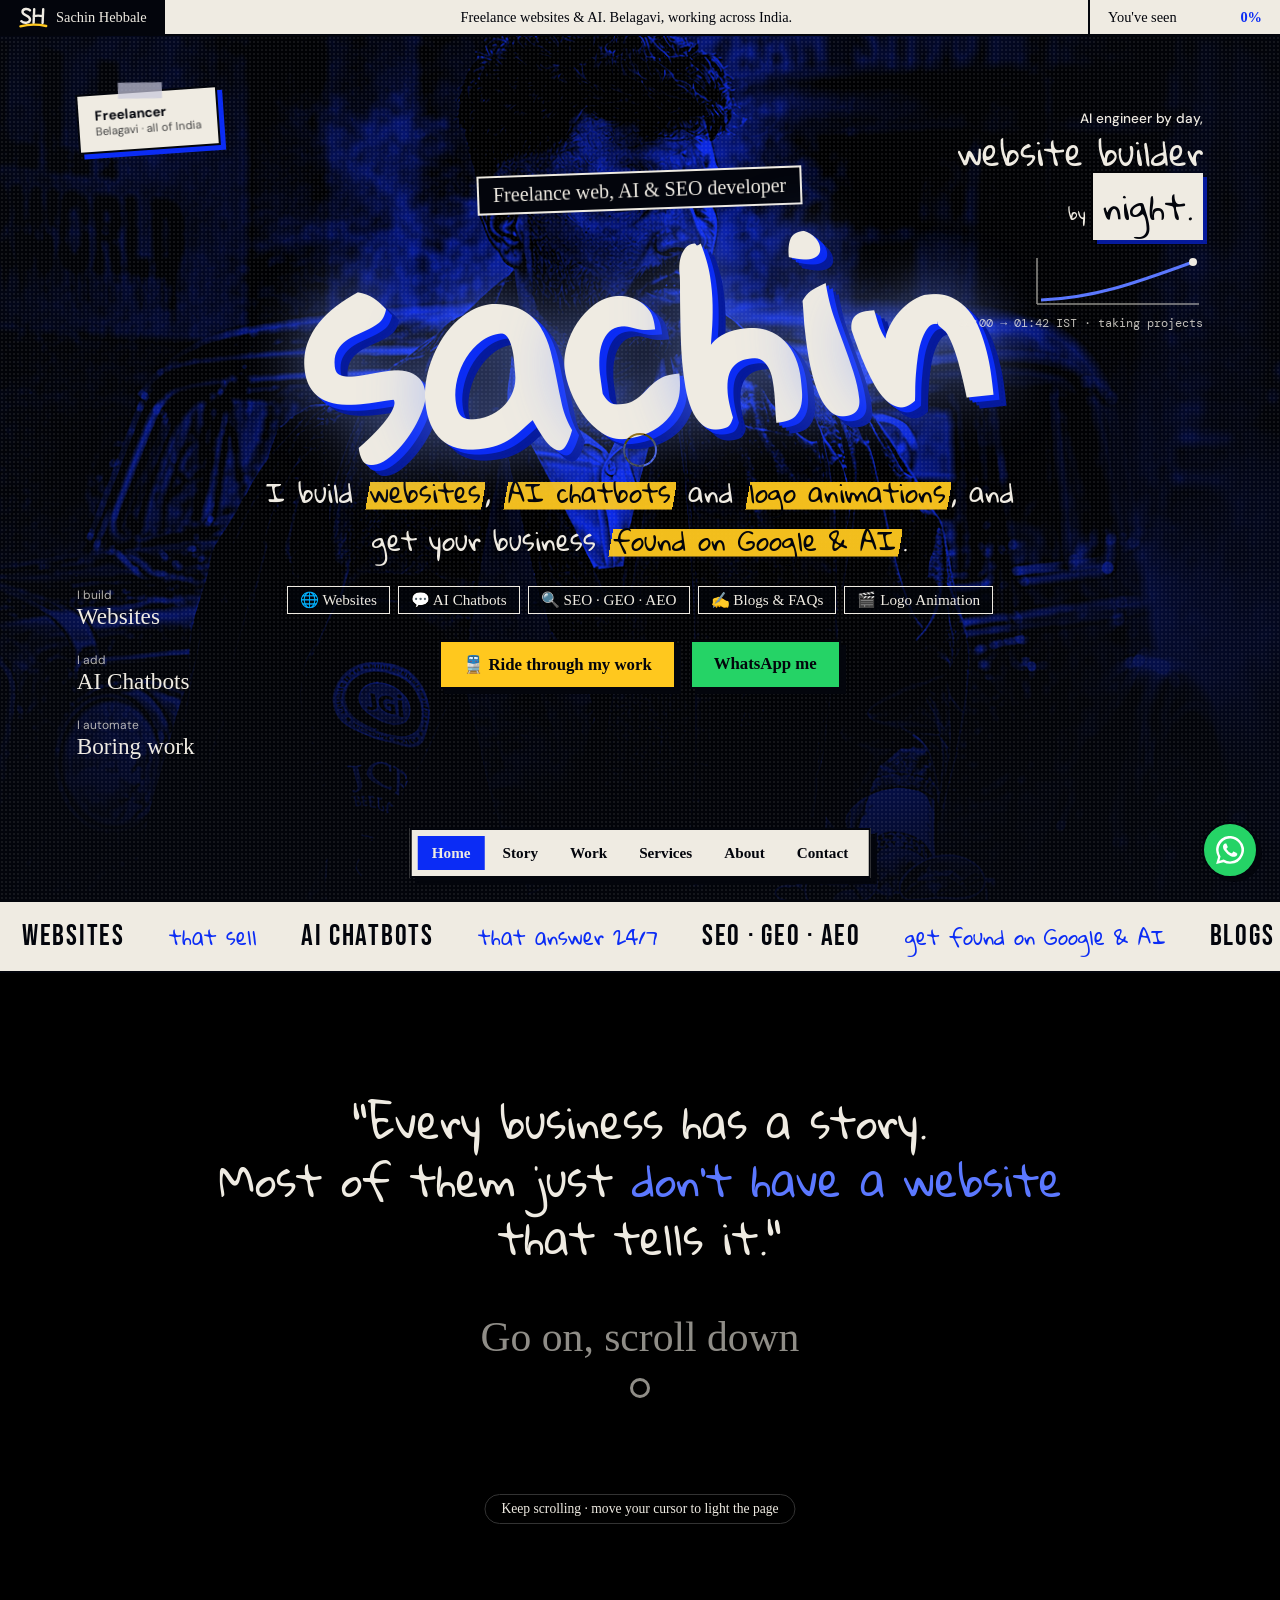
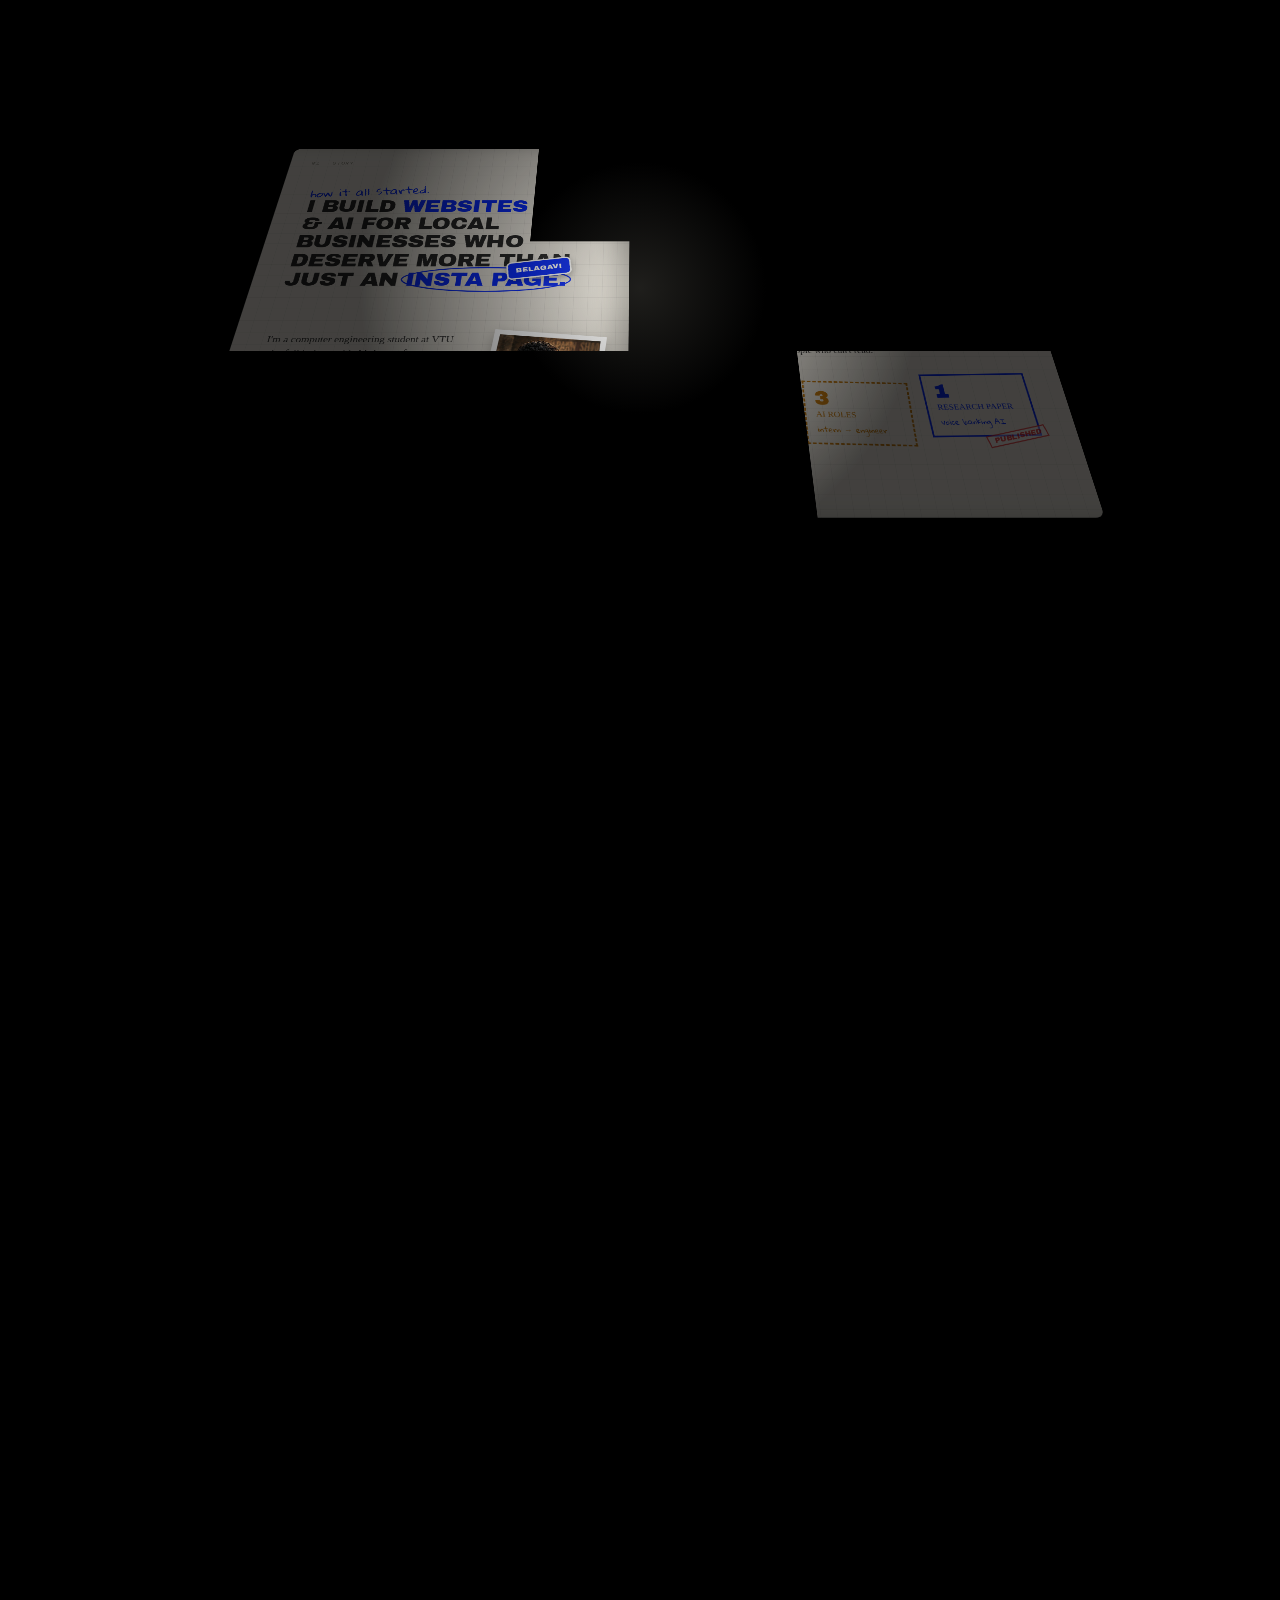
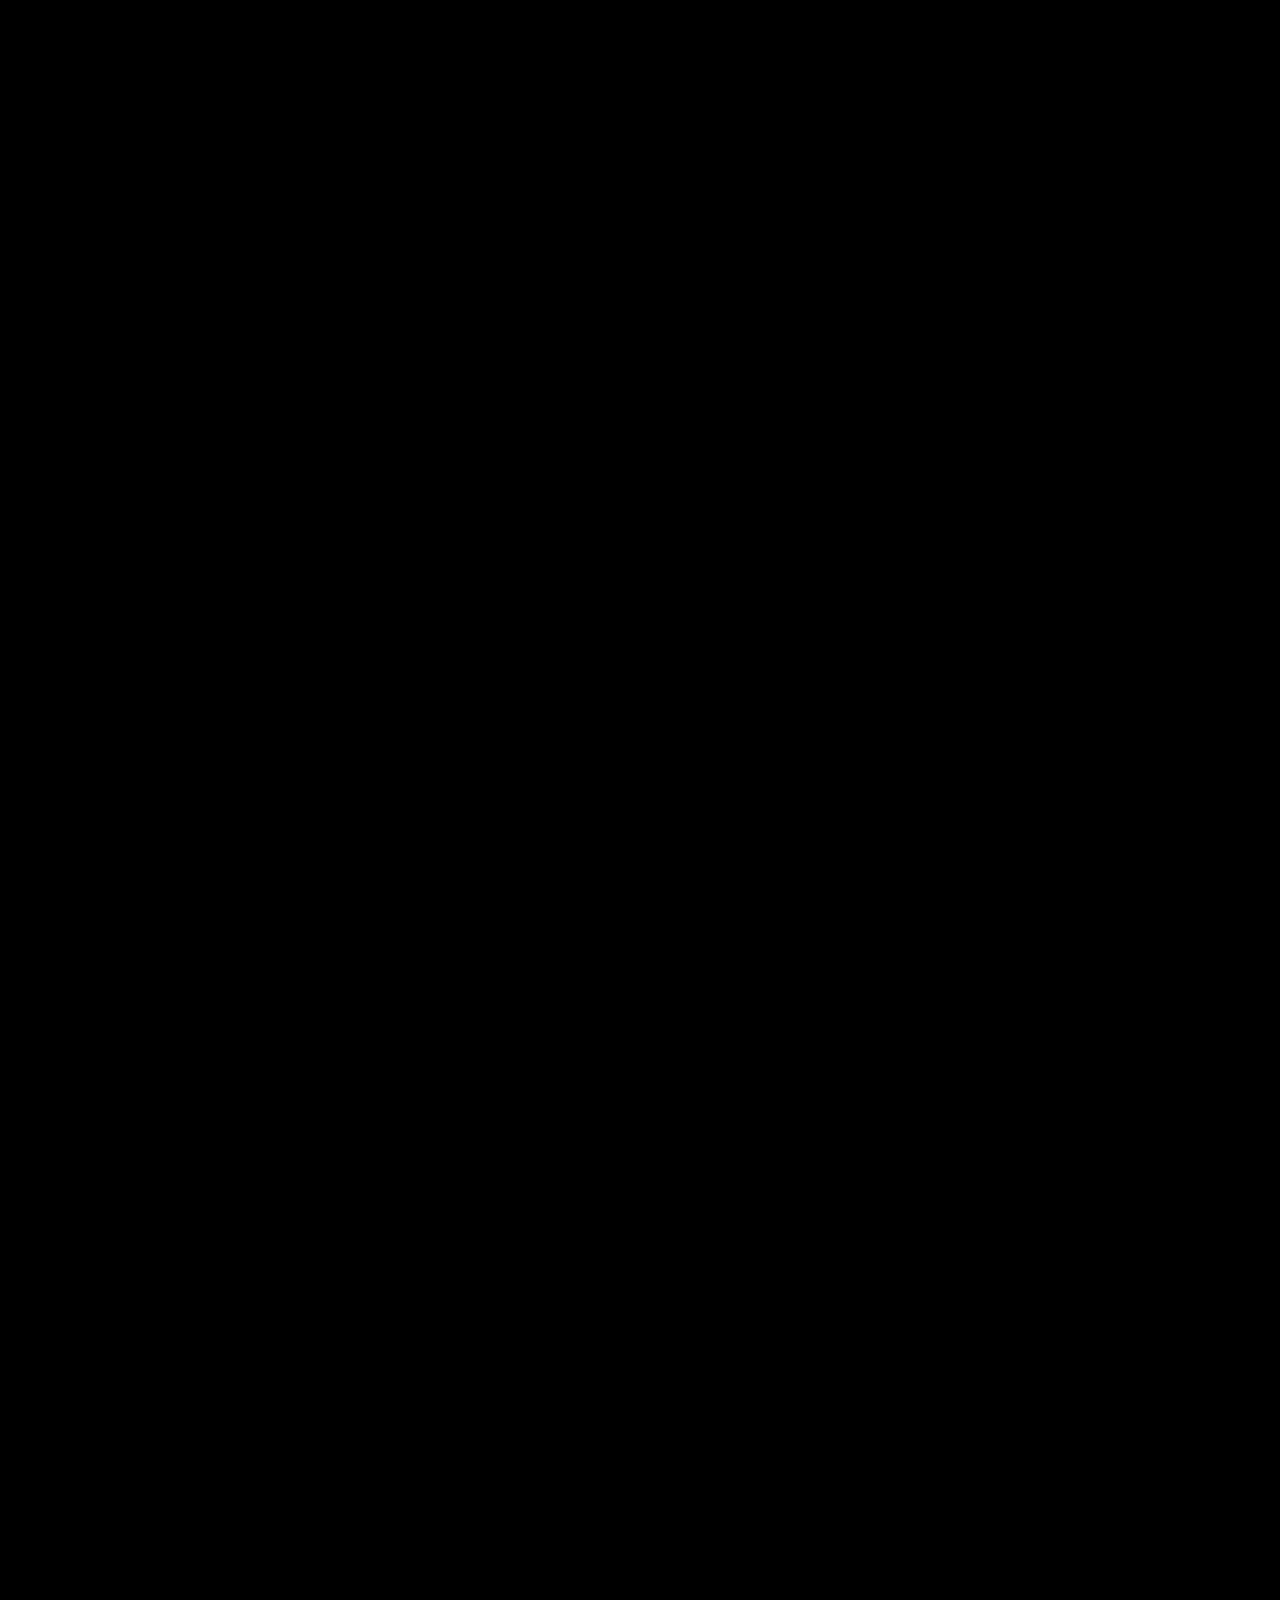
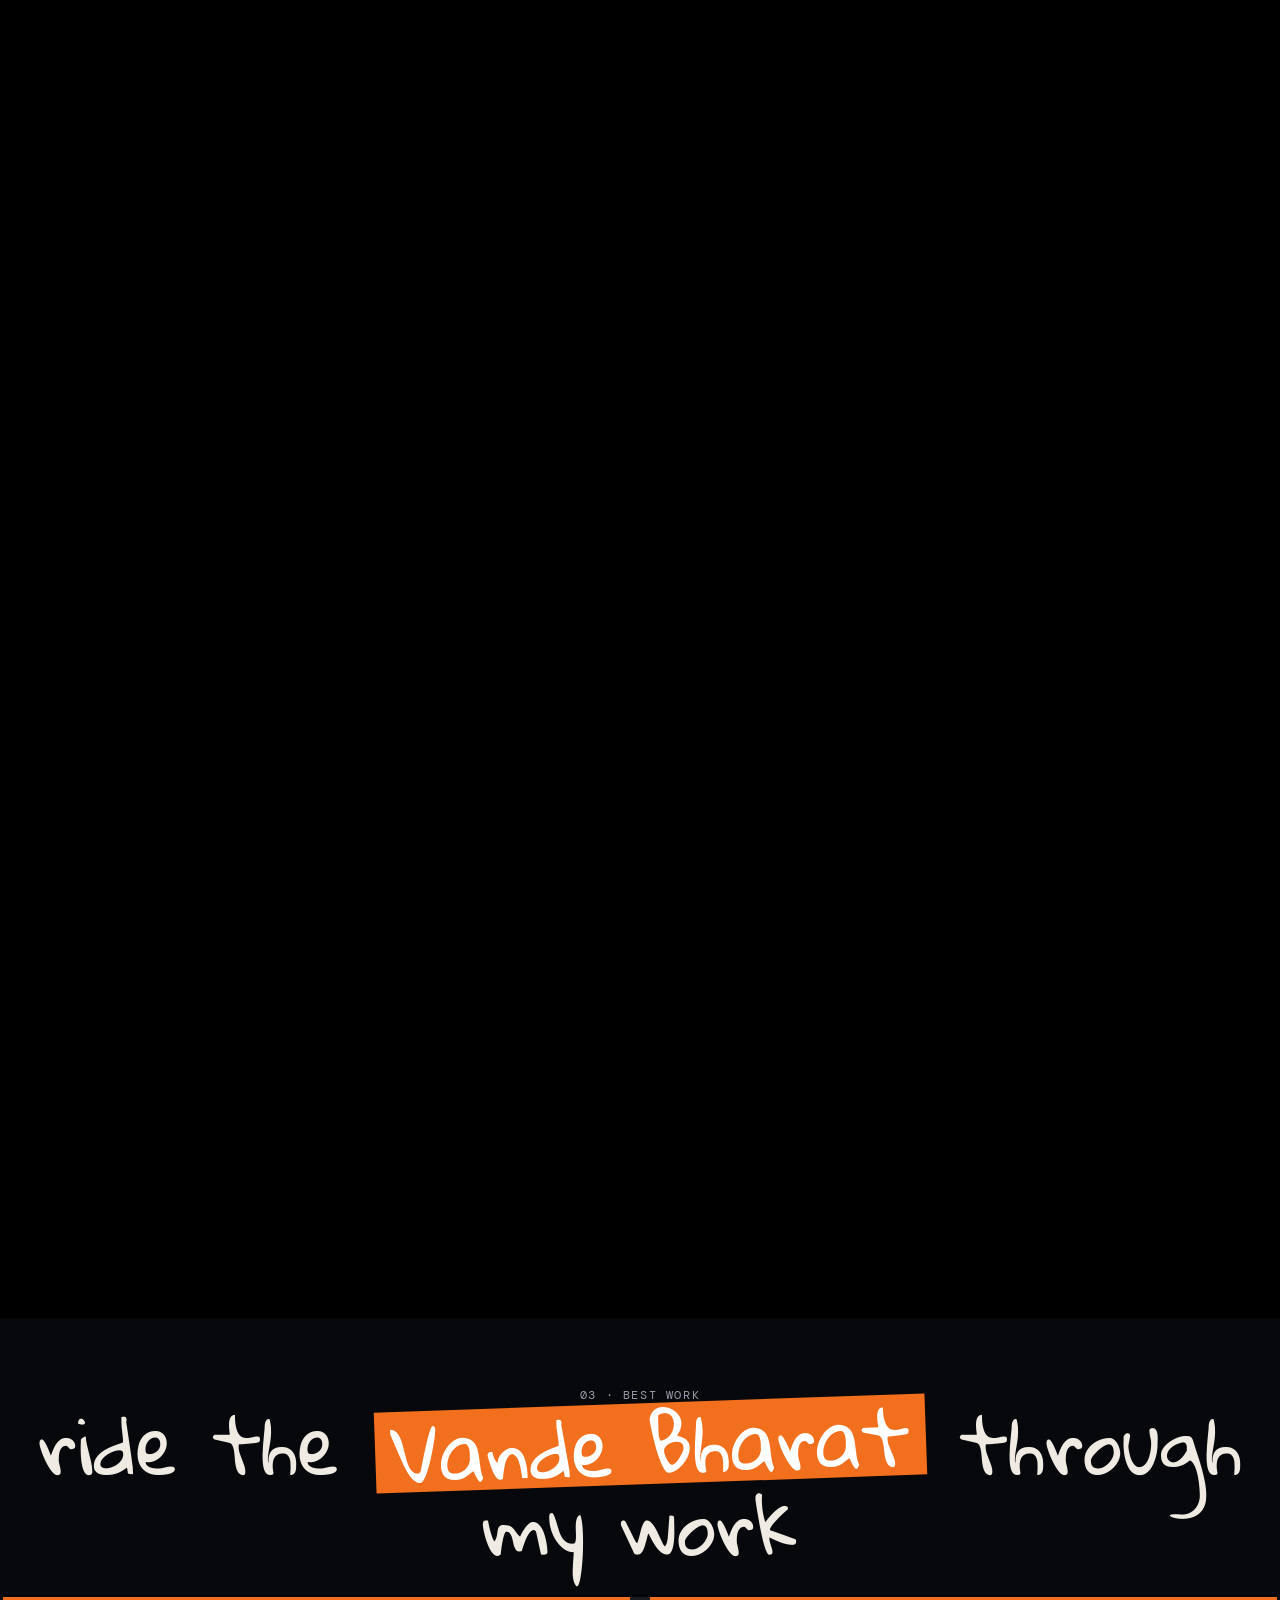
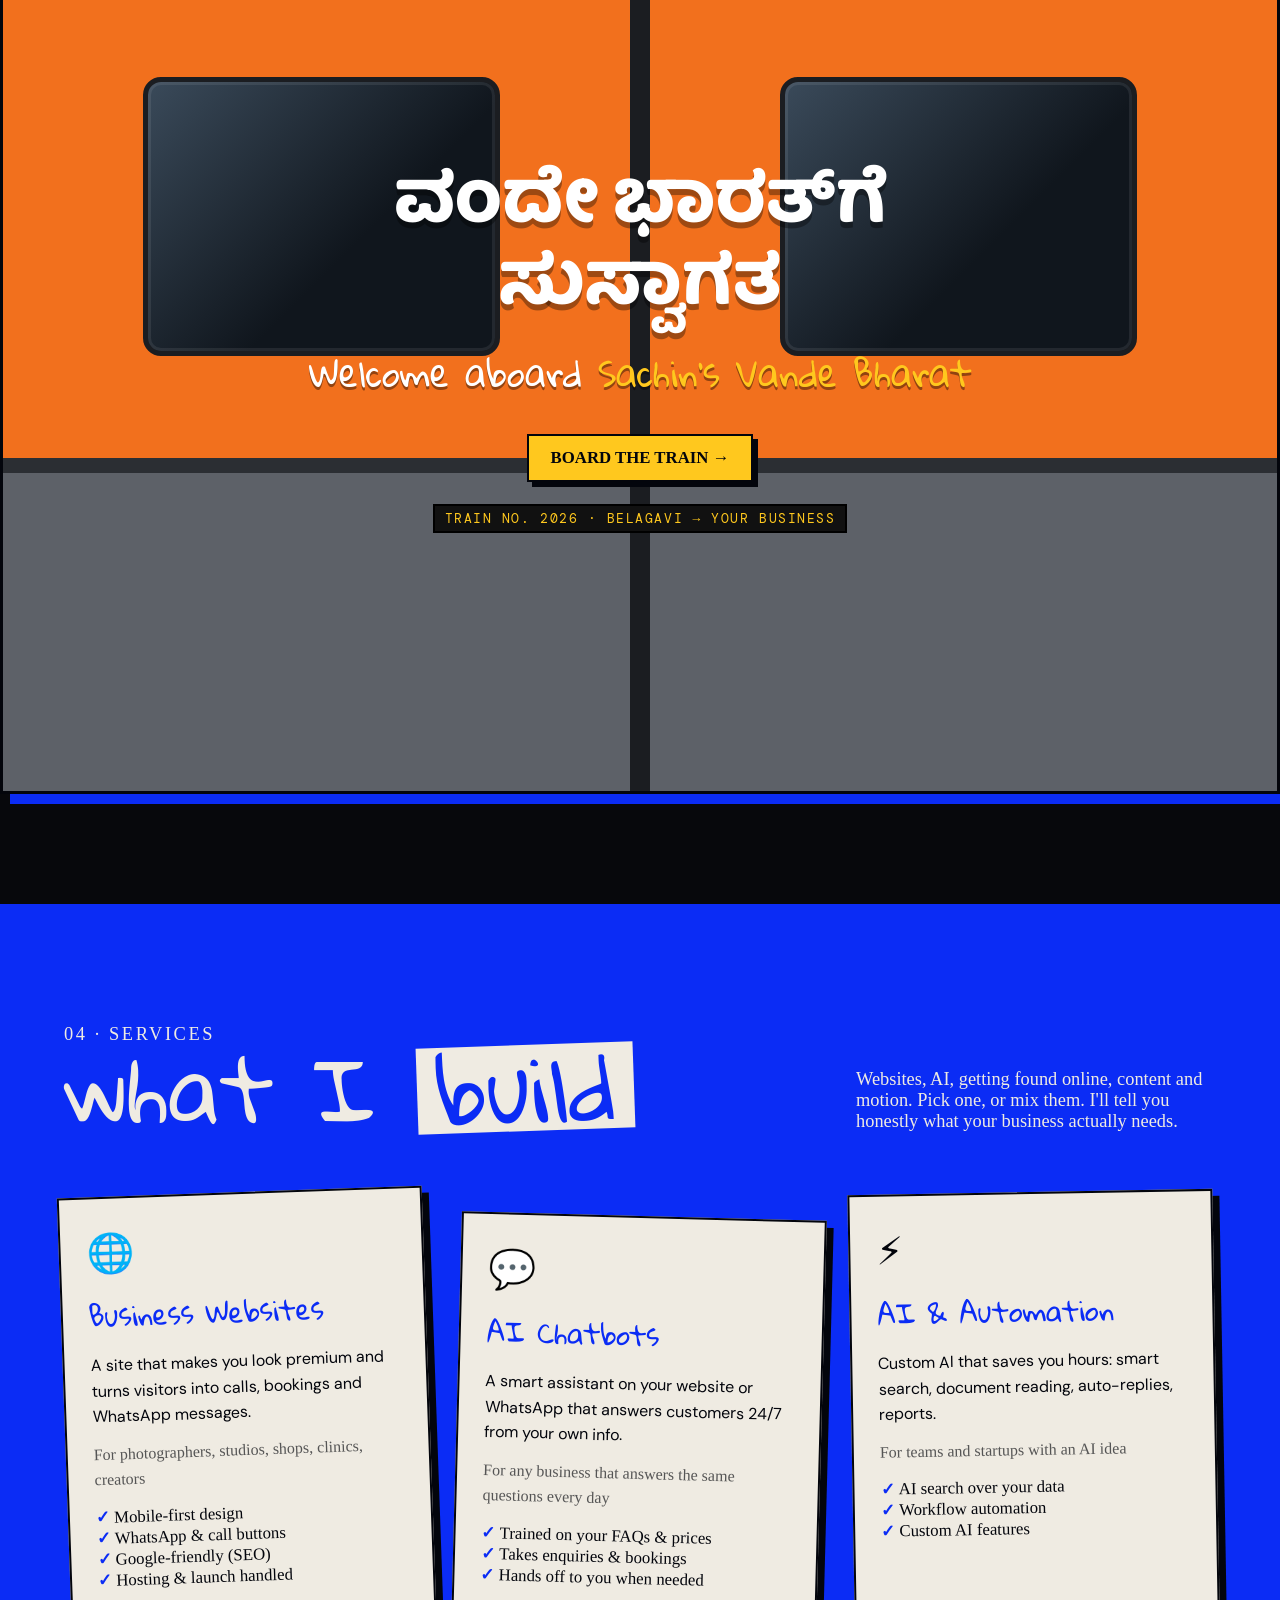
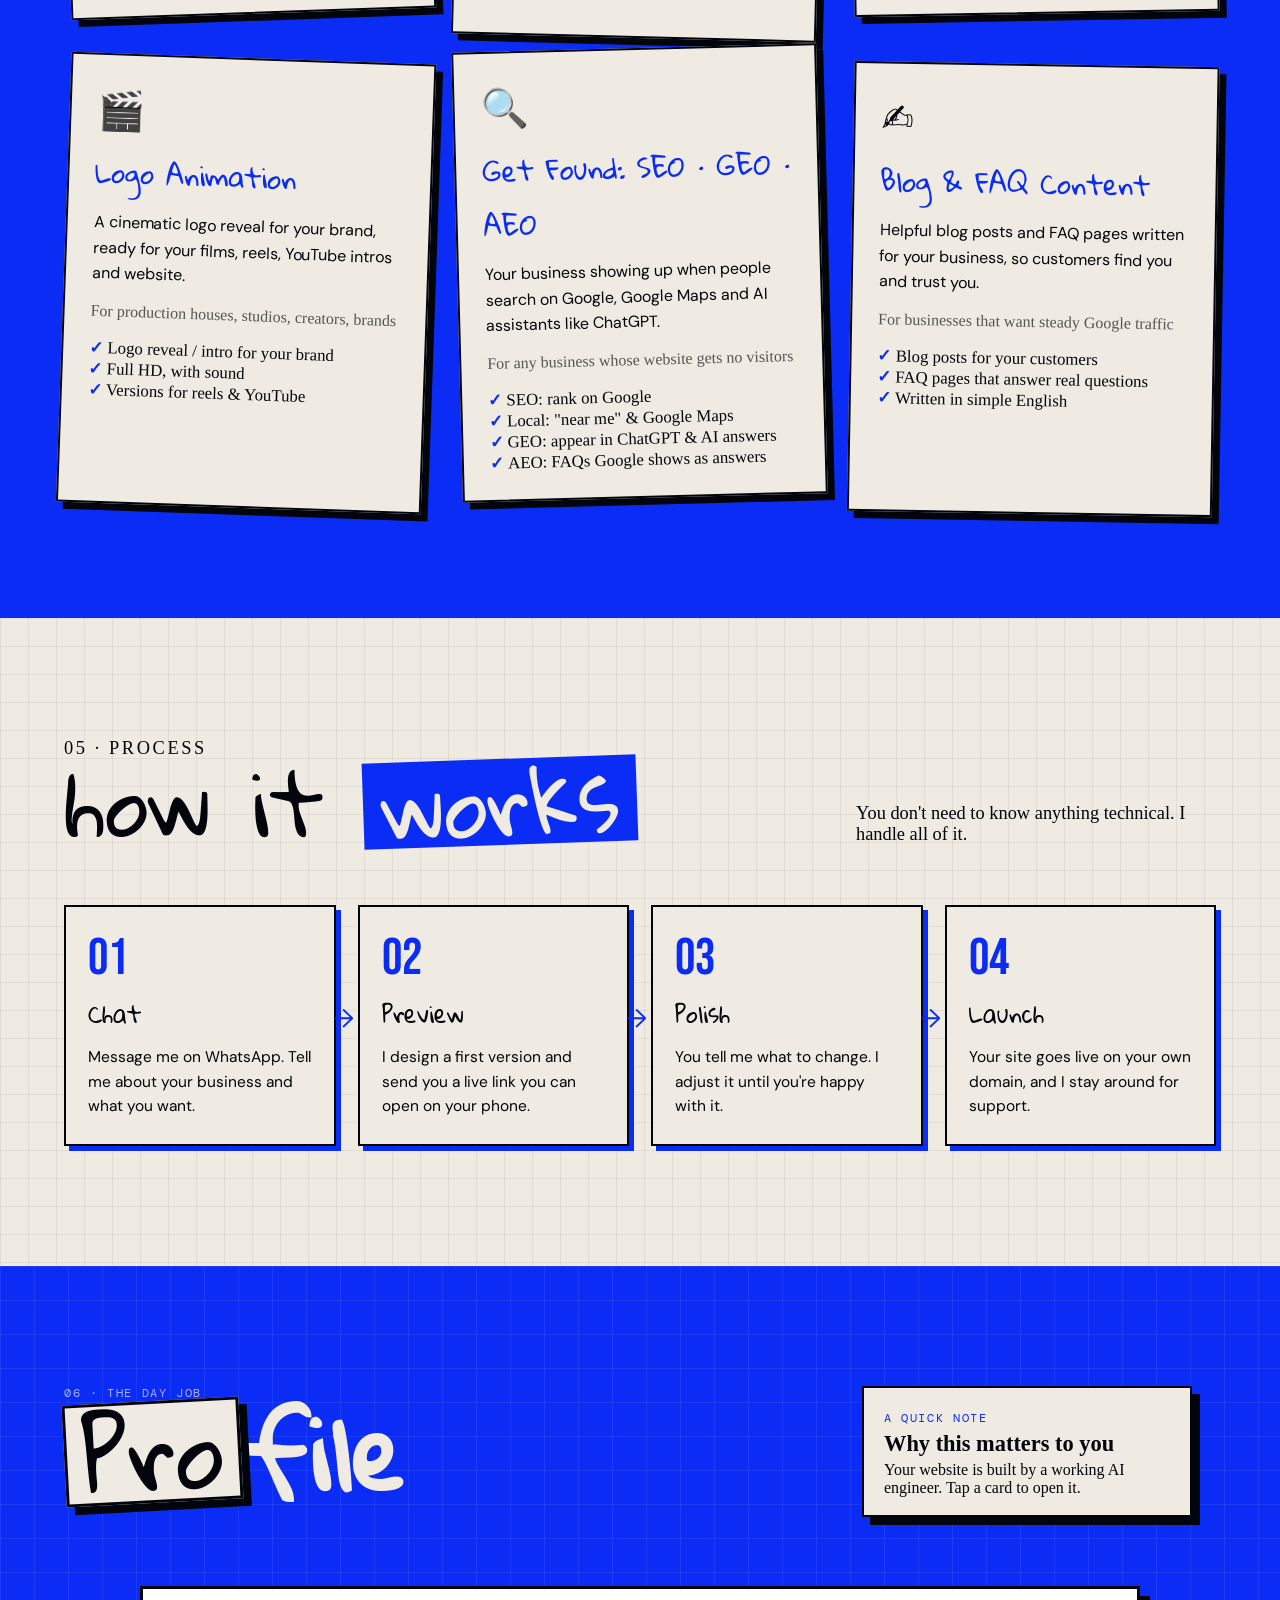
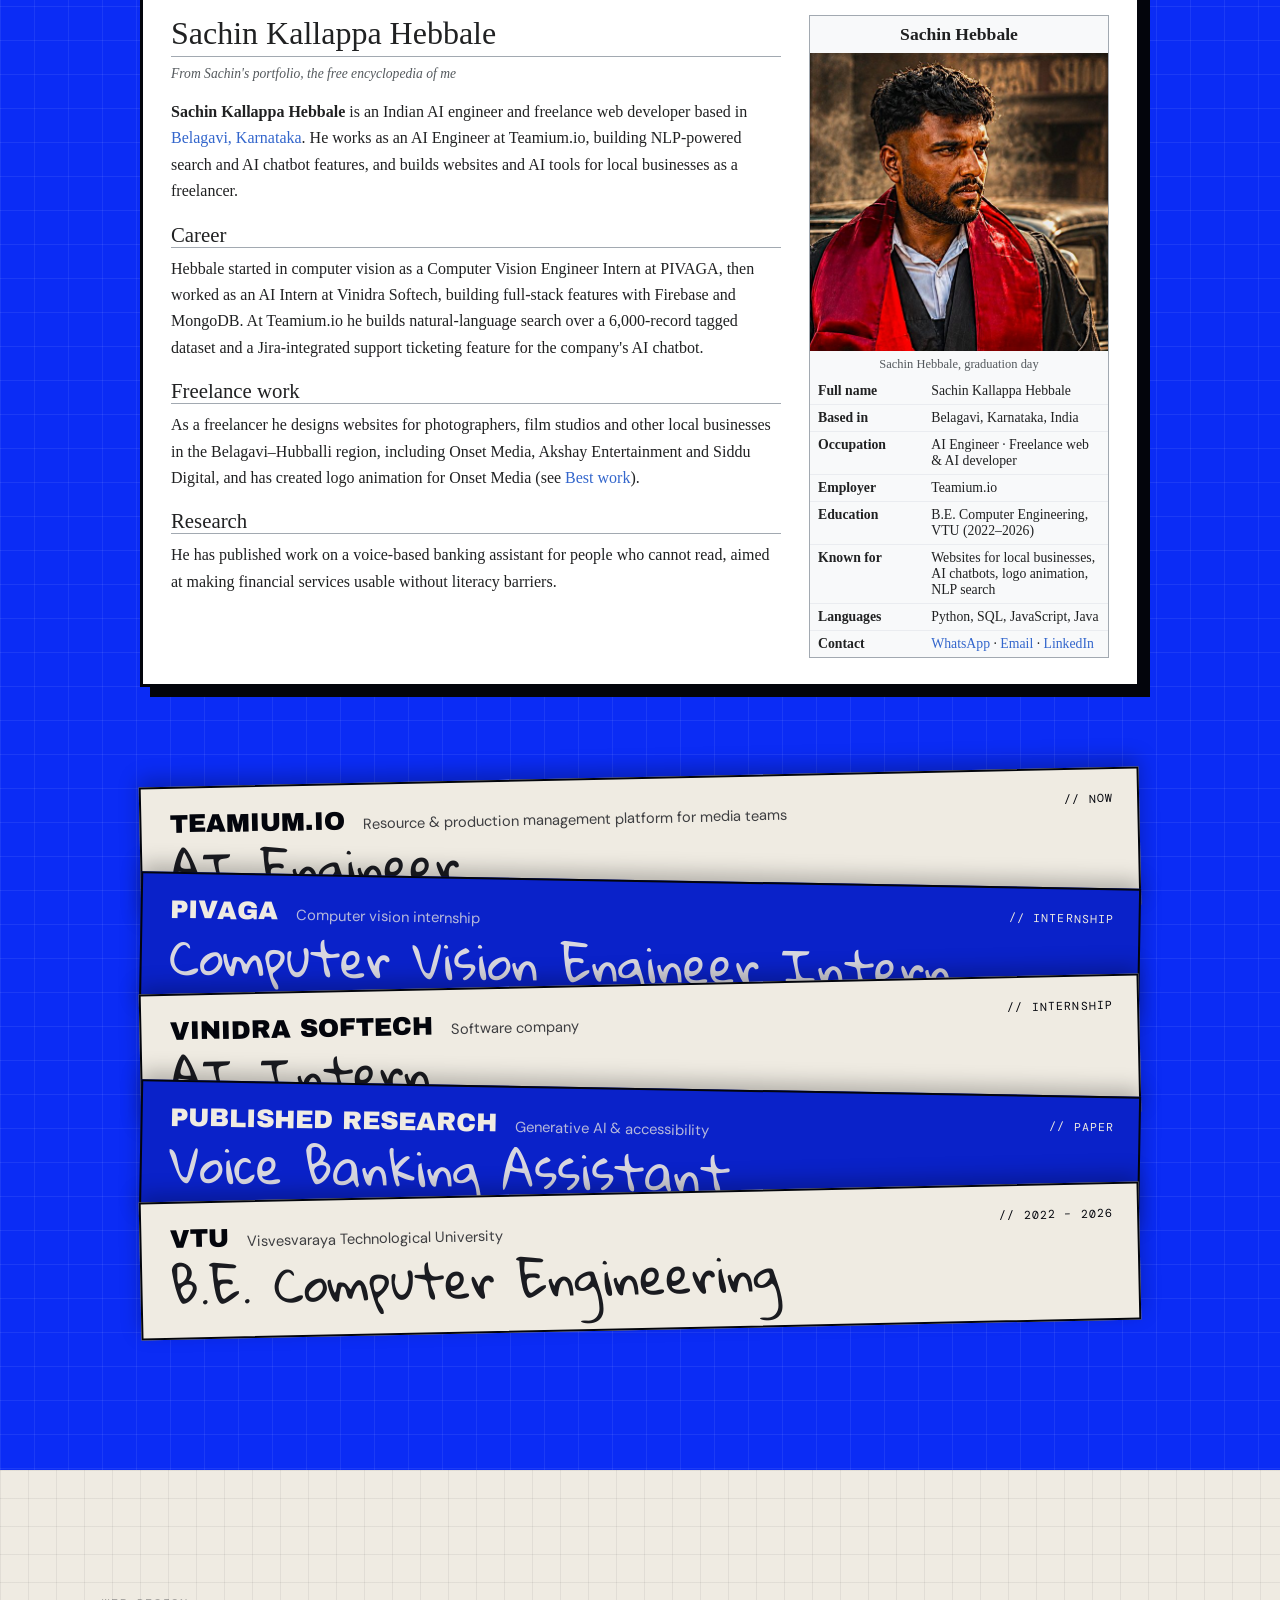
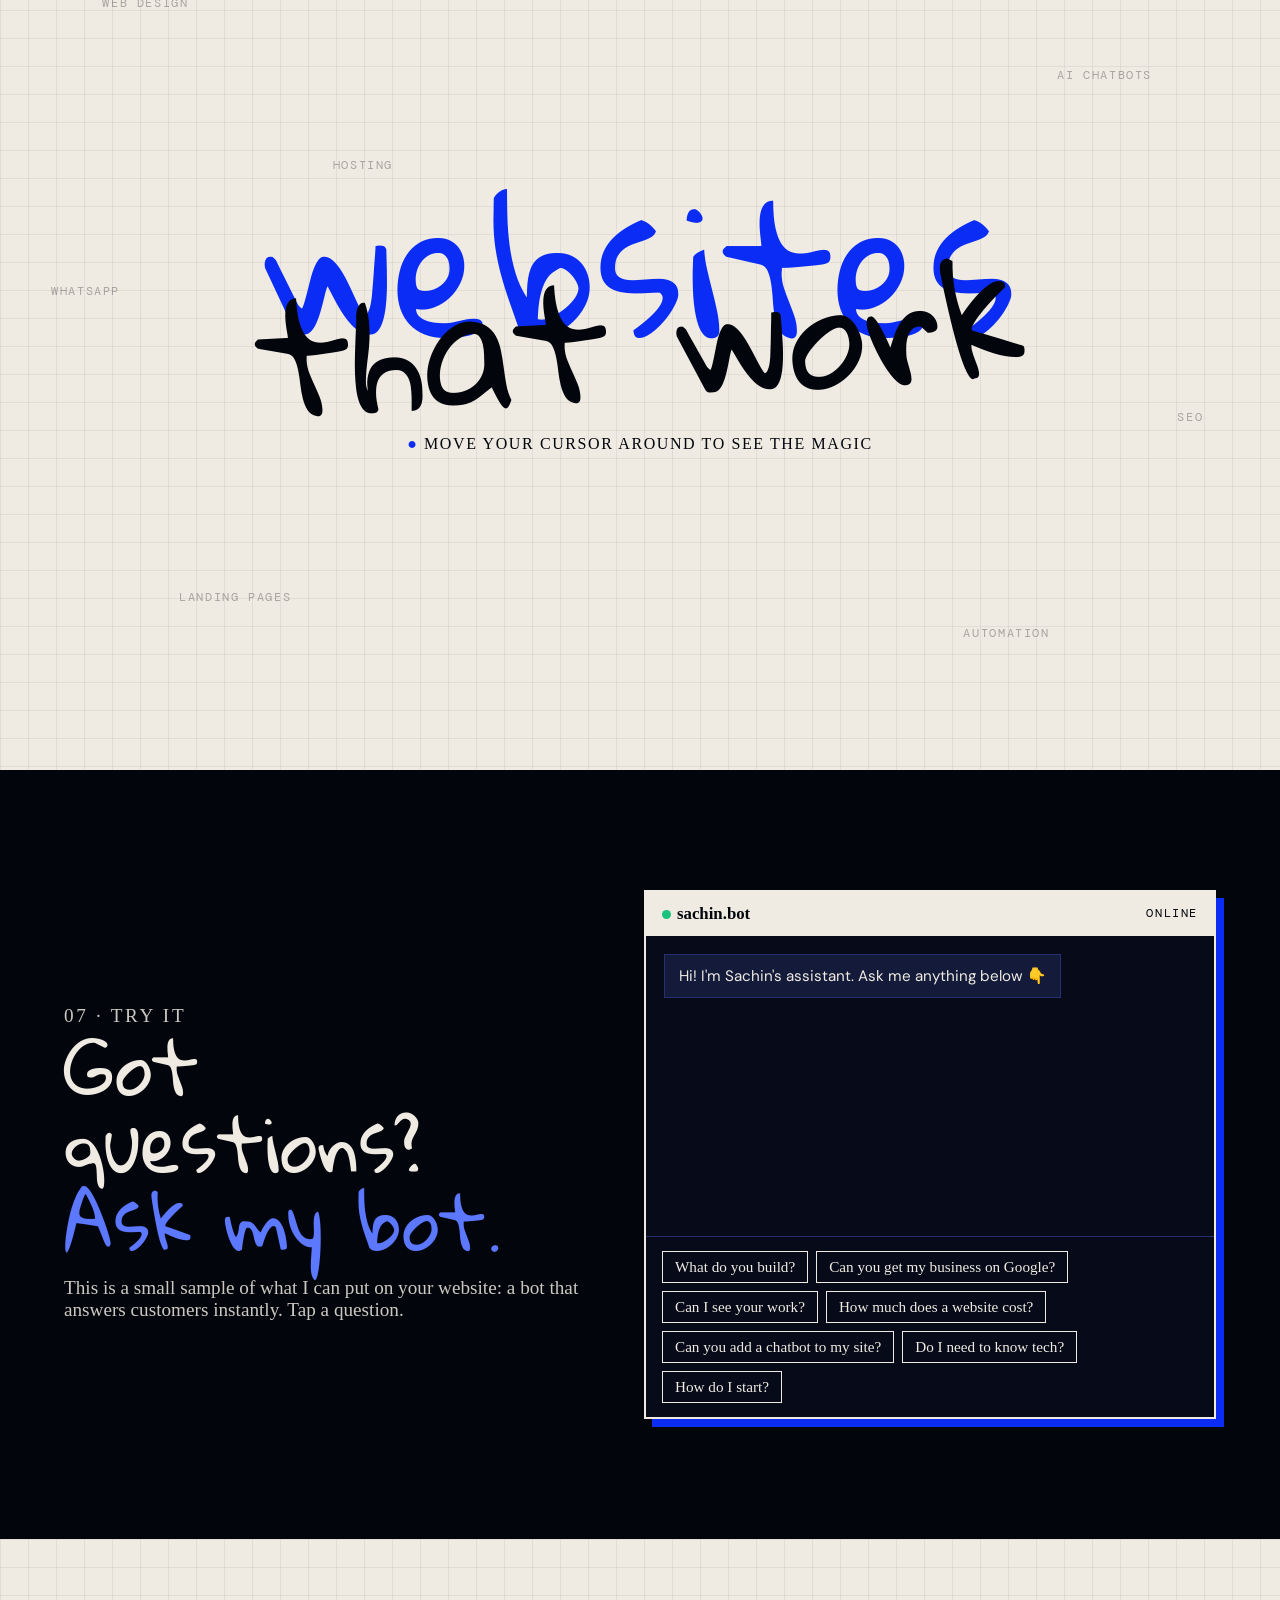
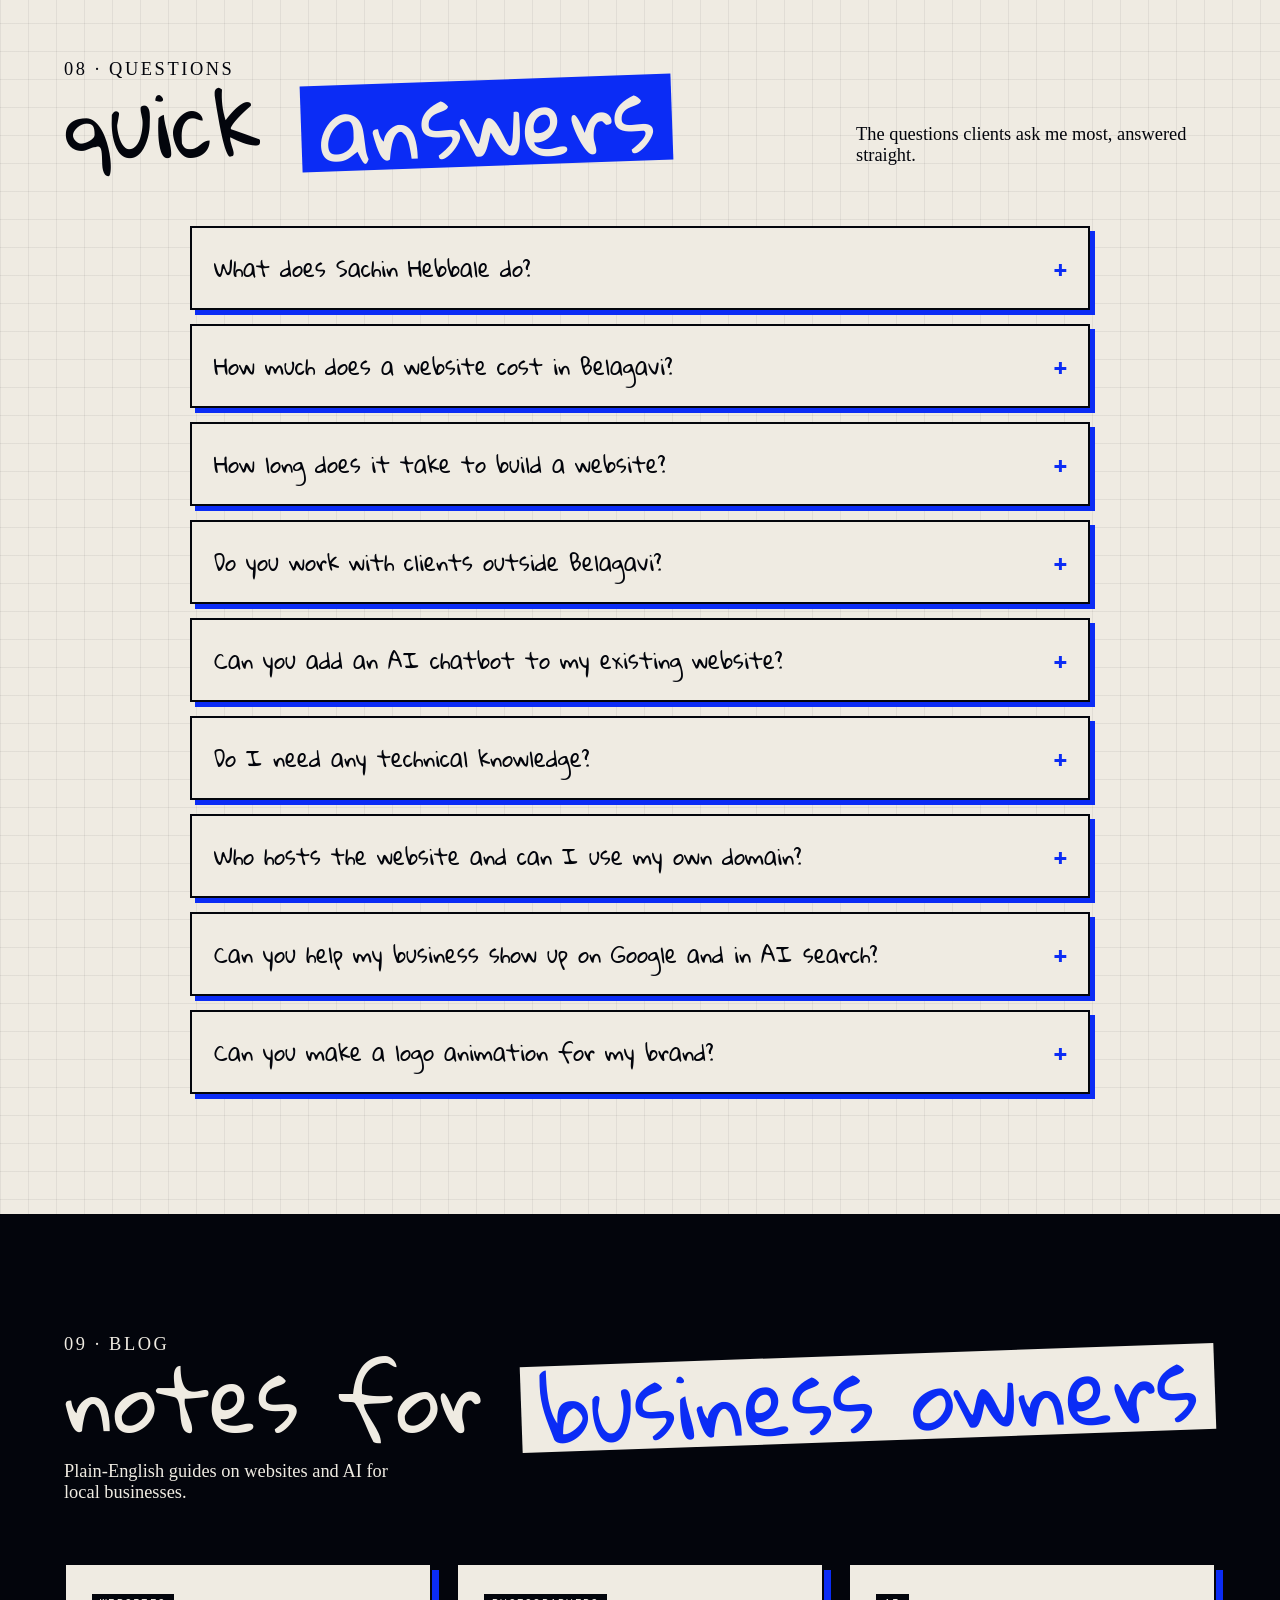
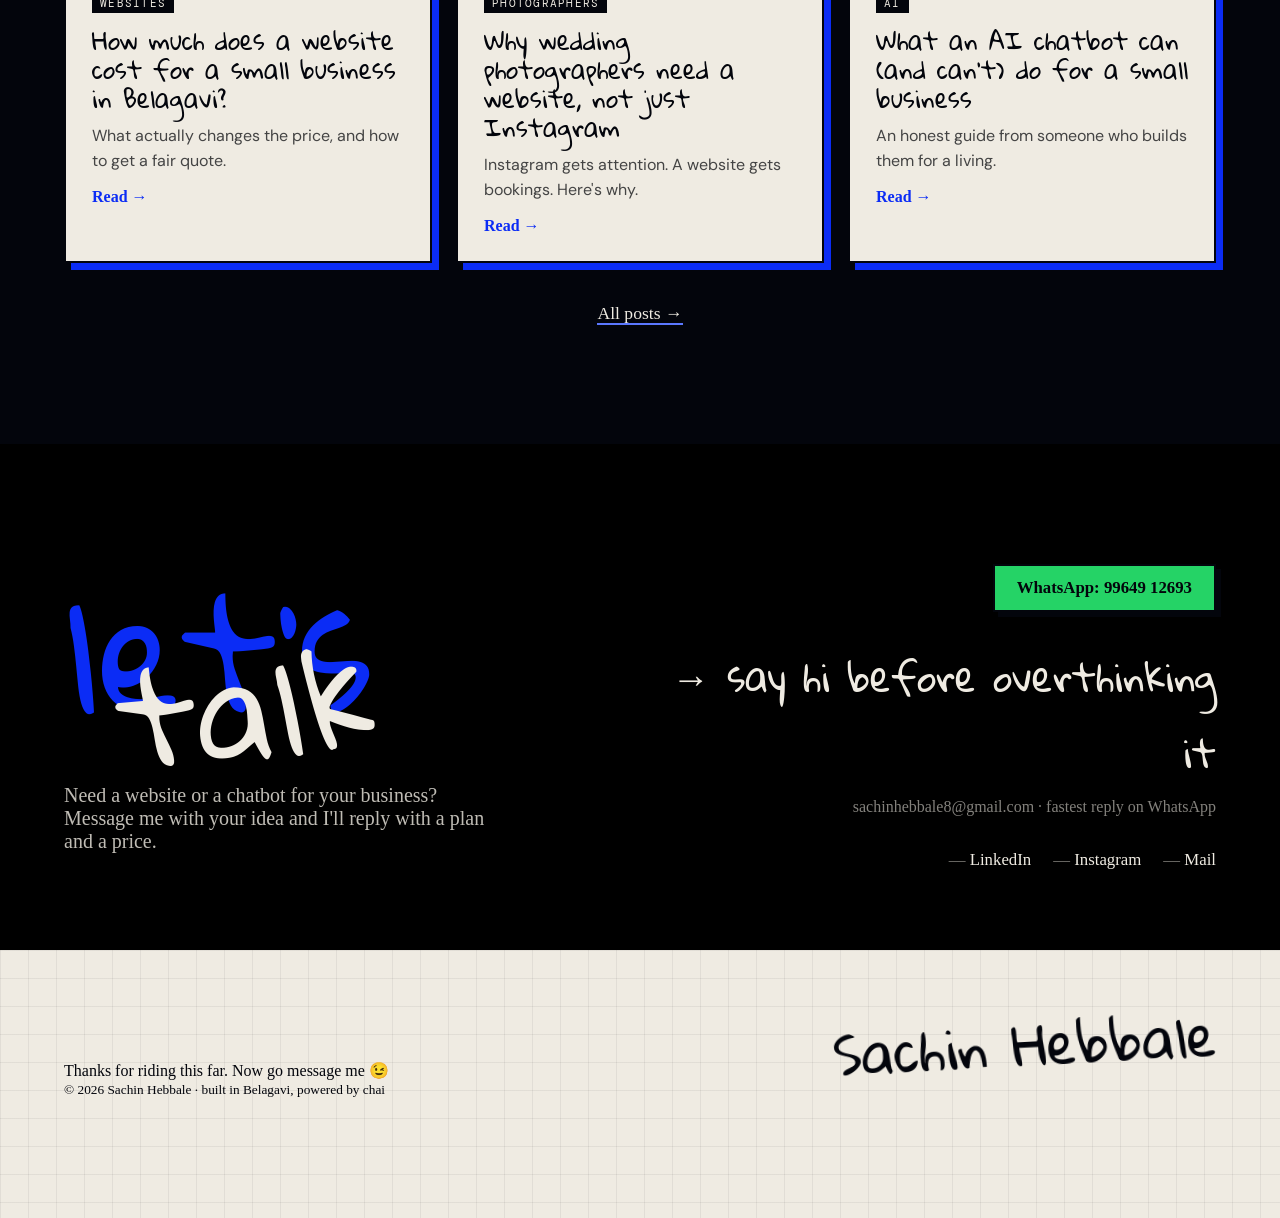
<file: index.html>
<!doctype html>
<html lang="en-IN">
<head>
<meta charset="utf-8">
<meta name="viewport" content="width=device-width, initial-scale=1">
<title>Sachin Hebbale | Website & AI Chatbot Developer in Belagavi</title>
<meta name="description" content="Sachin Hebbale is a freelance website and AI chatbot developer in Belagavi, Karnataka. Fast, mobile-first websites for photographers, studios and local businesses, with AI chatbots and automation. See live work and get a quote on WhatsApp.">
<meta name="author" content="Sachin Hebbale">
<meta name="robots" content="index, follow, max-image-preview:large">
<link rel="canonical" href="https://sachin-hebbale.netlify.app/">
<meta name="theme-color" content="#0b2cf5">
<meta name="geo.region" content="IN-KA">
<meta name="geo.placename" content="Belagavi">
<meta property="og:type" content="website">
<meta property="og:site_name" content="Sachin Hebbale">
<meta property="og:title" content="Sachin Hebbale | Websites & AI Chatbots for Local Businesses">
<meta property="og:description" content="Freelance web & AI developer in Belagavi. Ride the Vande Bharat through live client websites.">
<meta property="og:url" content="https://sachin-hebbale.netlify.app/">
<meta property="og:image" content="https://sachin-hebbale.netlify.app/og.jpg">
<meta property="og:image:width" content="1200"><meta property="og:image:height" content="630">
<meta property="og:locale" content="en_IN">
<meta name="twitter:card" content="summary_large_image">
<meta name="twitter:title" content="Sachin Hebbale | Websites & AI Chatbots for Local Businesses">
<meta name="twitter:description" content="Freelance web & AI developer in Belagavi, Karnataka.">
<meta name="twitter:image" content="https://sachin-hebbale.netlify.app/og.jpg">
<link rel="icon" type="image/svg+xml" href="favicon.svg">
<link rel="alternate" type="text/plain" href="https://sachin-hebbale.netlify.app/llms.txt" title="LLM summary">
<script type="application/ld+json">
{
 "@context": "https://schema.org",
 "@graph": [
  {
   "@type": "WebSite",
   "@id": "https://sachin-hebbale.netlify.app/#website",
   "url": "https://sachin-hebbale.netlify.app/",
   "name": "Sachin Hebbale",
   "inLanguage": "en-IN",
   "publisher": {
    "@id": "https://sachin-hebbale.netlify.app/#person"
   }
  },
  {
   "@type": "Person",
   "@id": "https://sachin-hebbale.netlify.app/#person",
   "name": "Sachin Kallappa Hebbale",
   "alternateName": "Sachin Hebbale",
   "jobTitle": [
    "AI Engineer",
    "Freelance Web & AI Developer"
   ],
   "url": "https://sachin-hebbale.netlify.app/",
   "image": "https://sachin-hebbale.netlify.app/photo.jpg",
   "email": "mailto:sachinhebbale8@gmail.com",
   "telephone": "+91-9964912693",
   "worksFor": {
    "@type": "Organization",
    "name": "Teamium.io",
    "url": "https://teamium.io"
   },
   "alumniOf": {
    "@type": "CollegeOrUniversity",
    "name": "Visvesvaraya Technological University"
   },
   "address": {
    "@type": "PostalAddress",
    "addressLocality": "Belagavi",
    "addressRegion": "Karnataka",
    "addressCountry": "IN"
   },
   "knowsAbout": [
    "Web development",
    "AI chatbots",
    "Large language models",
    "Retrieval-augmented generation",
    "Semantic search",
    "Computer vision",
    "Python",
    "Logo animation",
    "Search engine optimization",
    "Generative engine optimization",
    "Answer engine optimization",
    "Content writing"
   ],
   "sameAs": [
    "https://www.linkedin.com/in/sachin-kallappa-hebbale/",
    "https://www.instagram.com/ai_with_sachin9/"
   ]
  },
  {
   "@type": "ProfessionalService",
   "@id": "https://sachin-hebbale.netlify.app/#service",
   "name": "Sachin Hebbale — Website & AI Chatbot Development",
   "url": "https://sachin-hebbale.netlify.app/",
   "image": "https://sachin-hebbale.netlify.app/og.jpg",
   "telephone": "+91-9964912693",
   "email": "sachinhebbale8@gmail.com",
   "founder": {
    "@id": "https://sachin-hebbale.netlify.app/#person"
   },
   "address": {
    "@type": "PostalAddress",
    "addressLocality": "Belagavi",
    "addressRegion": "Karnataka",
    "addressCountry": "IN"
   },
   "areaServed": [
    {
     "@type": "City",
     "name": "Belagavi"
    },
    {
     "@type": "City",
     "name": "Hubballi"
    },
    {
     "@type": "City",
     "name": "Dharwad"
    },
    {
     "@type": "State",
     "name": "Karnataka"
    },
    {
     "@type": "Country",
     "name": "India"
    }
   ],
   "hasOfferCatalog": {
    "@type": "OfferCatalog",
    "name": "Services",
    "itemListElement": [
     {
      "@type": "Offer",
      "itemOffered": {
       "@type": "Service",
       "name": "Business website design & development"
      }
     },
     {
      "@type": "Offer",
      "itemOffered": {
       "@type": "Service",
       "name": "AI chatbot for websites and WhatsApp"
      }
     },
     {
      "@type": "Offer",
      "itemOffered": {
       "@type": "Service",
       "name": "AI automation & smart search"
      }
     },
     {
      "@type": "Offer",
      "itemOffered": {
       "@type": "Service",
       "name": "Logo animation & motion design"
      }
     },
     {
      "@type": "Offer",
      "itemOffered": {
       "@type": "Service",
       "name": "SEO, local SEO, GEO and AEO"
      }
     },
     {
      "@type": "Offer",
      "itemOffered": {
       "@type": "Service",
       "name": "Blog and FAQ content writing"
      }
     }
    ]
   }
  },
  {
   "@type": "FAQPage",
   "@id": "https://sachin-hebbale.netlify.app/#faq",
   "mainEntity": [
    {
     "@type": "Question",
     "name": "What does Sachin Hebbale do?",
     "acceptedAnswer": {
      "@type": "Answer",
      "text": "Sachin Hebbale is an AI Engineer and freelance web developer based in Belagavi, Karnataka. He builds websites for local businesses such as photographers, studios and shops, and adds AI chatbots and automation to them."
     }
    },
    {
     "@type": "Question",
     "name": "How much does a website cost in Belagavi?",
     "acceptedAnswer": {
      "@type": "Answer",
      "text": "It depends on the number of pages and features, for example a gallery, booking button or chatbot. Send Sachin a WhatsApp message with what you need and you get a clear, fixed quote, usually within a day, with no hidden costs."
     }
    },
    {
     "@type": "Question",
     "name": "How long does it take to build a website?",
     "acceptedAnswer": {
      "@type": "Answer",
      "text": "It depends on the size of the site. You do not wait until the end: you get a live preview link early, you ask for changes, and the site goes live once you are happy with it."
     }
    },
    {
     "@type": "Question",
     "name": "Do you work with clients outside Belagavi?",
     "acceptedAnswer": {
      "@type": "Answer",
      "text": "Yes. Sachin works with businesses in Belagavi, Hubballi-Dharwad and across Karnataka, and with clients anywhere in India remotely over WhatsApp and calls."
     }
    },
    {
     "@type": "Question",
     "name": "Can you add an AI chatbot to my existing website?",
     "acceptedAnswer": {
      "@type": "Answer",
      "text": "Yes. Sachin works professionally as an AI Engineer and can add a chatbot that answers customers from your own FAQs, prices and services, takes enquiries, and hands difficult questions to you."
     }
    },
    {
     "@type": "Question",
     "name": "Do I need any technical knowledge?",
     "acceptedAnswer": {
      "@type": "Answer",
      "text": "No. You explain your business and what you want; Sachin handles the design, building, hosting and launch. You only review a preview link on your phone."
     }
    },
    {
     "@type": "Question",
     "name": "Who hosts the website and can I use my own domain?",
     "acceptedAnswer": {
      "@type": "Answer",
      "text": "Sachin sets up the hosting and launch for you, and the site can run on your own domain name, for example yourbusiness.in."
     }
    },
    {
     "@type": "Question",
     "name": "Can you help my business show up on Google and in AI search?",
     "acceptedAnswer": {
      "@type": "Answer",
      "text": "Yes. Sachin does SEO (ranking on Google), local SEO for Google Maps and \"near me\" searches, GEO so your business appears in AI assistants like ChatGPT and Google's AI answers, and AEO with FAQ sections Google can show as direct answers. He also writes blog posts and FAQ content for your website."
     }
    },
    {
     "@type": "Question",
     "name": "Can you make a logo animation for my brand?",
     "acceptedAnswer": {
      "@type": "Answer",
      "text": "Yes. Sachin creates cinematic logo reveals and intros for production houses, studios, creators and brands, delivered in Full HD with sound and in versions for reels and YouTube. See the Onset Media logo reveal in his work."
     }
    }
   ]
  }
 ]
}
</script>
<link rel="preconnect" href="https://fonts.googleapis.com">
<link rel="preconnect" href="https://fonts.gstatic.com" crossorigin>
<link href="https://fonts.googleapis.com/css2?family=Archivo+Black&family=Baloo+Tamma+2:wght@700;800&family=Bebas+Neue&family=DM+Mono:wght@400;500&family=DM+Sans:wght@400;500;700&family=DotGothic16&family=Gloria+Hallelujah&family=Schoolbell&display=swap" rel="stylesheet">
<style>
  :root {
    --blue: #0b2cf5; --blue-d: #061a9c; --blue-l: #5b78ff;
    --ink: #03050c; --cream: #efebe2; --cream-d: #d9d3c6;
    --red: #e3262b; --yellow: #ffc81e; --green: #25d366; --amber: #c27a12;
    --hand: "Gloria Hallelujah", cursive; --school: "Schoolbell", cursive;
    --mono: "DM Mono", monospace; --sans: "DM Sans", system-ui, sans-serif;
    --heavy: "Archivo Black", sans-serif; --kn: "Baloo Tamma 2", sans-serif;
  }
  * { box-sizing: border-box; margin: 0; padding: 0; }
  html { scroll-behavior: smooth; }
  body { background: var(--ink); color: var(--cream); font-family: var(--sans); overflow-x: hidden; }
  a { color: inherit; text-decoration: none; }
  img { max-width: 100%; display: block; }
  button { font: inherit; }
  section { position: relative; scroll-margin-top: 36px; }
  .mono { font-family: var(--mono); font-size: .72rem; letter-spacing: .14em; text-transform: uppercase; }
  .wrap { max-width: 1200px; margin: 0 auto; padding: 0 24px; }
  .paper { background-color: var(--cream); color: var(--ink);
    background-image: linear-gradient(rgba(3,5,12,.06) 1px, transparent 1px), linear-gradient(90deg, rgba(3,5,12,.06) 1px, transparent 1px);
    background-size: 28px 28px; }
  .box { background: var(--cream); color: var(--ink); border: 2px solid var(--ink); box-shadow: 5px 5px 0 var(--blue); }
  .btn { display: inline-flex; align-items: center; gap: 8px; font-family: var(--school); font-weight: 700; font-size: 1.05rem; padding: 12px 22px; border: 2px solid var(--ink); background: var(--cream); color: var(--ink); box-shadow: 5px 5px 0 var(--ink); transition: transform .15s, box-shadow .15s; cursor: pointer; }
  .btn:hover { transform: translate(-2px, -2px); box-shadow: 7px 7px 0 var(--ink); }
  .btn.wa { background: var(--green); }
  .btn.blue { background: var(--blue); color: var(--cream); }
  .btn.yel { background: var(--yellow); }

  /* ---------- custom cursor ---------- */
  .ring { position: fixed; left: 0; top: 0; width: 34px; height: 34px; border: 2px solid var(--blue-l); border-radius: 50%; pointer-events: none; z-index: 200; transform: translate(-50%, -50%); transition: width .2s, height .2s, background .2s, border-color .2s; mix-blend-mode: difference; }
  .ring.big { width: 70px; height: 70px; background: rgba(91,120,255,.25); }
  @media (pointer: coarse) { .ring { display: none; } }

  /* ---------- logo ---------- */
  .mark path { fill: none; stroke: var(--cream); stroke-width: 6; stroke-linecap: round; stroke-linejoin: round; stroke-dasharray: 200; stroke-dashoffset: 200; animation: draw .7s forwards; }
  .mark .h { animation-delay: .45s; } .mark .u { stroke: var(--yellow); animation-delay: .95s; }
  @keyframes draw { to { stroke-dashoffset: 0; } }
  .logo-anim { display: flex; align-items: center; gap: 14px; margin-bottom: 34px; }
  .logo-anim .mark { width: clamp(80px, 12vw, 120px); height: auto; }
  .wordm { width: clamp(200px, 30vw, 330px); height: auto; overflow: visible; }
  .wordm text { font-family: var(--hand); font-size: 92px; fill: transparent; stroke: var(--cream); stroke-width: 1.6; stroke-dasharray: 900; stroke-dashoffset: 900; animation: draw 1.3s 1s forwards, fillin .5s 2.1s forwards; }
  @keyframes fillin { to { fill: var(--cream); } }
  .topbar .who { gap: 8px; }
  .topbar .who .mark { width: 30px; height: 24px; }
  .topbar .who .mark path { stroke-width: 8; animation-delay: 2.6s; }
  .topbar .who .mark .h { animation-delay: 2.9s; } .topbar .who .mark .u { animation-delay: 3.2s; }
  .topbar .who:hover .mark path { animation: draw .6s; stroke-dashoffset: 0; }
  @media (prefers-reduced-motion: reduce) { .mark path, .wordm text { stroke-dashoffset: 0 !important; } .wordm text { fill: var(--cream); } }

  /* ---------- loader ---------- */
  #loader { position: fixed; inset: 0; z-index: 150; background: var(--blue); display: flex; flex-direction: column; justify-content: center; padding: 40px; transition: transform .8s cubic-bezier(.7,0,.2,1); }
  #loader.done { transform: translateY(-100%); }
  #loader .tease { font-family: var(--hand); font-size: clamp(1.6rem, 5vw, 3.6rem); line-height: 1.2; opacity: .85; }
  #loader .tease b { background: var(--cream); color: var(--blue); padding: 0 .25em; font-weight: 400; }
  #loader .bottom { position: absolute; left: 40px; right: 40px; bottom: 36px; display: flex; justify-content: space-between; align-items: flex-end; }
  #loader .pct { font-family: "Bebas Neue"; font-size: clamp(4rem, 12vw, 8rem); line-height: .85; border-left: 3px solid var(--cream); padding-left: 16px; }
  #loader .pct i { color: var(--red); font-style: normal; }
  #loader .bar { height: 10px; width: 180px; border: 2px solid var(--cream); margin: 10px 0 0 16px; }
  #loader .bar span { display: block; height: 100%; width: 0; background: var(--cream); }
  #loader button { font-family: var(--school); font-size: 1rem; background: var(--ink); color: var(--cream); border: 0; padding: 12px 20px; cursor: pointer; box-shadow: 4px 4px 0 var(--blue-d); }

  /* ---------- top bar ---------- */
  .topbar { position: fixed; top: 0; left: 0; right: 0; z-index: 60; display: grid; grid-template-columns: auto 1fr auto; background: var(--cream); color: var(--ink); border-bottom: 2px solid var(--ink); font-family: var(--school); font-size: .9rem; height: 36px; }
  .topbar > * { display: flex; align-items: center; padding: 0 18px; }
  .topbar .who { background: var(--ink); color: var(--cream); }
  .topbar .quip { justify-content: center; border-right: 2px solid var(--ink); white-space: nowrap; overflow: hidden; transition: opacity .3s; }
  .topbar .seen { gap: 28px; min-width: 190px; justify-content: space-between; position: relative; }
  .topbar .seen::after { content: ""; position: absolute; left: 0; bottom: 0; height: 4px; width: var(--p, 0%); background: var(--blue); }
  .topbar .seen b { color: var(--blue); }

  /* ---------- dock + whatsapp ---------- */
  .dock { position: fixed; bottom: 22px; left: 50%; transform: translateX(-50%); z-index: 60; display: flex; gap: 4px; padding: 6px; background: var(--cream); border: 2px solid var(--ink); box-shadow: 6px 6px 0 var(--ink); }
  .dock a { font-family: var(--school); font-weight: 700; color: var(--ink); padding: 8px 14px; font-size: .95rem; white-space: nowrap; transition: background .2s, color .2s; }
  .dock a:hover { background: var(--cream-d); }
  .dock a.on { background: var(--blue); color: var(--cream); }
  .wa-float { position: fixed; right: 22px; bottom: 22px; z-index: 61; width: 56px; height: 56px; border-radius: 50%; background: var(--green); display: grid; place-items: center; border: 2px solid var(--ink); box-shadow: 4px 4px 0 var(--ink); transition: transform .2s; }
  .wa-float:hover { transform: scale(1.08); }
  .wa-float svg { width: 28px; height: 28px; fill: #fff; }

  /* ---------- nav "tuning" transition ---------- */
  .dock.hid { opacity: 0; pointer-events: none; }
  .tuner { position: fixed; bottom: 22px; height: 54px; z-index: 62; display: none; align-items: center; justify-content: space-between; gap: 12px; padding: 0 20px; background: var(--blue); color: #fff; border: 2px solid var(--ink); box-shadow: 6px 6px 0 var(--ink); overflow: hidden; font-family: var(--mono); font-size: .66rem; letter-spacing: .14em; transition: left .45s cubic-bezier(.7,0,.2,1), width .45s cubic-bezier(.7,0,.2,1); }
  .tuner.show { display: flex; }
  .tuner::before, .tuner::after { content: ""; position: absolute; left: 0; right: 0; background: repeating-linear-gradient(90deg, rgba(255,255,255,.65) 0 2px, transparent 2px 26px); animation: ticks .35s linear infinite; }
  .tuner::before { top: 4px; height: 10px; }
  .tuner::after { bottom: 4px; height: 6px; background-size: 52px 100%; animation-duration: .6s; }
  @keyframes ticks { to { background-position-x: calc(var(--dir, 1) * -26px); } }
  .tuner b { position: relative; z-index: 1; font-weight: 600; font-size: .82rem; white-space: nowrap; }
  .tuner span { position: relative; z-index: 1; opacity: .7; white-space: nowrap; }
  .dimmer { position: fixed; inset: 0; z-index: 55; background: rgba(3,5,12,.55); -webkit-backdrop-filter: blur(6px); backdrop-filter: blur(6px); opacity: 0; pointer-events: none; transition: opacity .35s; }
  .dimmer.on { opacity: 1; }
  @media (max-width: 600px) { .tuner span { display: none; } .tuner { justify-content: center; } }

  /* ---------- hero ---------- */
  #home { min-height: 100vh; padding: 70px 0 110px; background: radial-gradient(ellipse 55% 70% at 50% 55%, #1b3cff 0%, var(--blue) 35%, var(--blue-d) 70%, var(--ink) 100%); overflow: hidden; display: grid; place-items: center; }
  #home::after { content: ""; position: absolute; inset: 0; background-image: radial-gradient(rgba(255,255,255,.07) 1px, transparent 1px); background-size: 4px 4px; pointer-events: none; }
  .hero-photo { position: absolute; inset: 0; background: var(--blue); }
  .hero-photo img { width: 100%; height: 100%; object-fit: cover; object-position: 50% 22%; filter: grayscale(1) contrast(1.35) brightness(.95); mix-blend-mode: multiply; transform: scale(1.04); transition: transform 1.2s ease; }
  .hero-photo::after { content: ""; position: absolute; inset: 0; background: radial-gradient(ellipse 60% 75% at 50% 40%, transparent 30%, rgba(3,5,12,.55) 75%, rgba(3,5,12,.9)), linear-gradient(transparent 60%, rgba(3,5,12,.7)); }
  #home:hover .hero-photo img { transform: scale(1.07); }
  .hero-c { position: relative; z-index: 2; text-align: center; }
  .hero-c .kick { font-family: var(--school); font-size: clamp(1rem, 2vw, 1.25rem); background: var(--ink); display: inline-block; padding: 6px 14px; border: 2px solid var(--cream); transform: rotate(-2deg); }
  .name { font-family: var(--hand); font-size: clamp(5rem, 19vw, 16rem); line-height: .95; color: var(--cream); transform: rotate(-6deg); margin: 10px 0 18px;
    text-shadow: 3px 3px 0 var(--blue), 6px 6px 0 var(--blue), 9px 9px 0 var(--blue-d), 12px 12px 0 var(--blue-d), 0 0 60px rgba(120,150,255,.7); }
  .name span { display: inline-block; transition: transform .3s; }
  .name span:hover { transform: translateY(-14px) rotate(-8deg); }
  .hero-c .pitch { font-family: var(--hand); font-size: clamp(1.1rem, 2.3vw, 1.6rem); max-width: 780px; margin: 0 auto 22px; line-height: 1.85; text-shadow: 0 2px 10px rgba(0,0,0,.6); }
  /* highlighter-pen marks: yellow only through the middle of the glyph box, so stacked lines never touch */
  .hero-c .pitch b { font-weight: 400; color: var(--ink); text-shadow: none; padding: 0 .18em; border-radius: .35em .2em .4em .25em;
    background: linear-gradient(100deg, transparent 0 .2em, rgba(255,200,30,.95) .2em calc(100% - .15em), transparent calc(100% - .15em)) 0 62% / 100% 52% no-repeat;
    -webkit-box-decoration-break: clone; box-decoration-break: clone; }
  .svc-strip { list-style: none; display: flex; flex-wrap: wrap; justify-content: center; gap: 8px; max-width: 920px; margin: 0 auto 26px; }
  .svc-strip li { font-family: var(--school); font-size: .95rem; padding: 4px 12px; background: rgba(3,5,12,.65); border: 1.5px solid var(--cream); }
  .marquee { background: var(--cream); color: var(--ink); border-block: 2px solid var(--ink); overflow: hidden; white-space: nowrap; }
  .marquee div { display: inline-block; padding: 14px 0; animation: mq 34s linear infinite; font-family: "Bebas Neue"; font-size: 1.8rem; letter-spacing: .06em; }
  .marquee span { margin: 0 22px; }
  .marquee span:nth-child(even) { color: var(--blue); font-family: var(--hand); font-size: 1.25rem; letter-spacing: 0; }
  @keyframes mq { to { transform: translateX(-50%); } }
  .hero-c .ctas { display: flex; gap: 14px; justify-content: center; flex-wrap: wrap; }
  .sticky { position: absolute; z-index: 3; top: 90px; left: 6%; padding: 12px 16px; transform: rotate(-4deg); font-family: var(--sans); font-weight: 700; font-size: .85rem; line-height: 1.3; }
  .sticky::before { content: ""; position: absolute; top: -10px; left: 30%; width: 44px; height: 16px; background: rgba(200,200,220,.7); transform: rotate(3deg); }
  .sticky small { display: block; font-weight: 400; color: #444; }
  .roles { position: absolute; z-index: 3; left: 6%; bottom: 140px; display: grid; gap: 22px; }
  .roles p { font-size: .75rem; opacity: .75; }
  .roles h3 { font-family: var(--school); font-size: 1.45rem; font-weight: 400; }
  .night { position: absolute; z-index: 3; right: 6%; top: 100px; text-align: right; font-family: var(--hand); }
  .night small { font-family: var(--sans); font-weight: 500; font-size: .85rem; }
  .night .l1 { font-size: clamp(1.4rem, 2.6vw, 2.2rem); line-height: 1.2; }
  .night .l2 b { background: var(--cream); color: var(--ink); padding: 0 .3em; font-weight: 400; box-shadow: 4px 4px 0 var(--blue-d); font-size: clamp(1.4rem, 2.6vw, 2.2rem); }
  .night svg { display: block; margin: 14px 0 0 auto; }
  .night .clock { font-family: var(--mono); font-size: .72rem; margin-top: 6px; opacity: .8; }

  /* ---------- quote ---------- */
  .quote { padding: 120px 24px 40px; text-align: center; background: #000; }
  .quote p { font-family: var(--hand); font-size: clamp(1.4rem, 3.4vw, 2.6rem); line-height: 1.4; max-width: 900px; margin: 0 auto; }
  .quote p span { color: var(--blue-l); }
  .quote .hint { margin-top: 40px; font-family: var(--school); opacity: .6; }
  .quote .hint::after { content: ""; display: block; width: 14px; height: 14px; border: 3px solid var(--cream); border-radius: 50%; margin: 12px auto 0; animation: bob 1.4s infinite; }
  @keyframes bob { 50% { transform: translateY(10px); } }

  /* ---------- STORY: 3D notebook ---------- */
  #story { height: 520vh; background: #000; }
  #story .pin { position: sticky; top: 0; height: 100vh; overflow: hidden; perspective: 1700px; }
  .book { position: absolute; left: 50%; top: 52%; width: 1440px; height: 820px; display: flex; transform-style: preserve-3d; will-change: transform; transform: translate(-50%, -50%) scale(.5) rotateX(38deg); }
  .page { position: relative; width: 700px; height: 820px; color: var(--ink); overflow: hidden;
    background-color: #ebe7de;
    background-image: linear-gradient(rgba(3,5,12,.05) 1px, transparent 1px), linear-gradient(90deg, rgba(3,5,12,.05) 1px, transparent 1px);
    background-size: 26px 26px; }
  .page.l { border-radius: 14px 0 0 14px; box-shadow: inset -40px 0 50px -20px rgba(0,0,0,.35); }
  .page.r { border-radius: 0 14px 14px 0; box-shadow: inset 40px 0 50px -20px rgba(0,0,0,.35); }
  .spine { width: 40px; height: 820px; background: linear-gradient(90deg, #0b1230, #1a2450 50%, #0b1230); }
  .page .lab { position: absolute; top: 34px; font-family: var(--mono); font-size: .75rem; letter-spacing: .14em; color: #8a8579; text-transform: uppercase; }
  .pg { position: absolute; }
  .heavy { font-family: var(--heavy); font-size: 44px; line-height: 1.05; letter-spacing: -.02em; color: #2a2a2a; text-transform: uppercase; }
  .heavy .b { color: var(--blue); }
  .heavy .circ { position: relative; display: inline-block; color: var(--blue); }
  .heavy .circ svg { position: absolute; left: -14px; top: -10px; width: calc(100% + 28px); height: calc(100% + 20px); overflow: visible; }
  .scrib { font-family: var(--hand); color: var(--blue); }
  .note-txt { font-family: var(--school); font-size: 19px; line-height: 1.5; color: #333; }
  .bk-polaroid { background: #fff; padding: 10px 10px 40px; box-shadow: 0 10px 22px rgba(0,0,0,.25); width: 200px; }
  .bk-polaroid .ph { aspect-ratio: 1; background: linear-gradient(135deg, var(--blue), var(--ink)); display: grid; place-items: center; color: var(--cream); font-family: var(--hand); font-size: 3rem; }
  .bk-polaroid img { width: 100%; aspect-ratio: 1; object-fit: cover; }
  .bk-polaroid figcaption { font-family: var(--school); font-size: 13px; margin-top: 8px; color: #333; text-transform: uppercase; }
  .stk { font-family: var(--heavy); font-size: 15px; padding: 10px 14px; border: 3px solid #fff; border-radius: 10px; box-shadow: 0 6px 14px rgba(0,0,0,.3); text-transform: uppercase; }
  .tagnote { background: #f6f1d9; padding: 22px 22px 18px; width: 300px; box-shadow: 0 10px 20px rgba(0,0,0,.18); }
  .tagnote::before { content: ""; position: absolute; top: -12px; left: 40%; width: 70px; height: 22px; background: rgba(210,210,220,.75); }
  .tagnote h4 { font-family: var(--school); font-size: 28px; line-height: 1.1; margin: 6px 0 10px; }
  .price { background: #efe6c8; width: 230px; padding: 26px 22px; border-radius: 6px 30px 6px 6px; box-shadow: 0 10px 20px rgba(0,0,0,.2); }
  .price::before { content: ""; position: absolute; right: 22px; top: 18px; width: 16px; height: 16px; border-radius: 50%; background: #fff; border: 2px solid #aaa; }
  .price b { font-family: var(--heavy); font-size: 70px; line-height: 1; color: var(--red); display: block; }
  .stamp { padding: 14px 16px 12px; width: 180px; }
  .stamp b { font-family: var(--heavy); font-size: 36px; line-height: 1; display: block; }
  .stamp span { font-family: var(--school); font-size: 15px; display: block; margin-top: 4px; text-transform: uppercase; }
  .stamp small { font-family: var(--hand); font-size: 13px; display: block; margin-top: 6px; }
  .verified { position: absolute; right: -14px; bottom: -14px; font-family: var(--heavy); font-size: 13px; color: var(--red); border: 2px solid var(--red); padding: 2px 8px; transform: rotate(-12deg); opacity: .8; background: rgba(255,255,255,.5); }
  .torch { position: absolute; inset: 0; pointer-events: none; background: radial-gradient(circle 280px at var(--tx, 50%) var(--ty, 50%), rgba(255,250,230,.12) 0, rgba(0,0,0,.35) 45%, rgba(0,0,0,.72) 100%); }
  @media (pointer: coarse) { .torch { background: radial-gradient(ellipse at 50% 50%, transparent 30%, rgba(0,0,0,.6)); } }
  .book-line { position: absolute; inset: 0; width: 100%; height: 100%; pointer-events: none; overflow: visible; }
  .sig text { font-family: var(--hand); font-size: 64px; fill: none; stroke: var(--ink); stroke-width: 1.6; stroke-dasharray: 1400; stroke-dashoffset: 1400; transition: stroke-dashoffset 2.4s ease; }
  .sig.go text { stroke-dashoffset: 0; }
  .story-hint { position: absolute; top: 56px; left: 50%; transform: translateX(-50%); font-family: var(--school); font-size: .85rem; background: rgba(0,0,0,.6); border: 1px solid #333; border-radius: 30px; padding: 6px 16px; z-index: 3; }

  /* ---------- TRAIN (best work): orange Vande Bharat ---------- */
  #work { background: #07080c; padding: 70px 0 110px; }
  .work-head { text-align: center; margin-bottom: 30px; }
  .work-head h2 { font-family: var(--hand); font-weight: 400; font-size: clamp(2.4rem, 6.4vw, 4.8rem); line-height: 1.05; }
  .work-head h2 em { font-style: normal; background: var(--vb); color: #fff; padding: 0 .2em; display: inline-block; transform: rotate(-2deg); }
  .stage { --i: 0; --f: 0; --ease: cubic-bezier(.65,0,.35,1); --vb: #f2701d; position: relative; max-width: 1300px; margin: 0 auto; height: min(90vh, 800px); min-height: 680px; border: 3px solid var(--ink); box-shadow: 10px 10px 0 var(--blue); overflow: hidden; overflow: clip; color: var(--ink);
    background: linear-gradient(#e9e5dc 0 70%, #d8d2c4 70%); }
  #work { --vb: #f2701d; }
  /* train doors (welcome) */
  .doors { position: absolute; inset: 0; z-index: 8; display: flex; }
  .door { flex: 1; position: relative; transition: transform 1.1s cubic-bezier(.7,0,.2,1);
    background: linear-gradient(180deg, var(--vb) 0 58%, #2b2e33 58% 60%, #5d6168 60% 100%); }
  .door::after { content: ""; position: absolute; top: 10%; height: 34%; left: 22%; right: 22%; border-radius: 18px; background: linear-gradient(135deg, #3a4a5a, #10161d 60%); border: 5px solid #1b1d21; box-shadow: inset 0 0 0 3px rgba(255,255,255,.08); }
  .door::before { content: ""; position: absolute; top: 0; bottom: 0; width: 10px; background: #1b1d21; }
  .door.l::before { right: 0; } .door.r::before { left: 0; }
  .stage.open .doors { pointer-events: none; }
  .stage.open .door.l { transform: translateX(-101%); }
  .stage.open .door.r { transform: translateX(101%); }
  .welcome { position: absolute; inset: 0; z-index: 9; display: flex; flex-direction: column; align-items: center; justify-content: center; text-align: center; padding: 20px 20px 110px; transition: opacity .4s; color: #fff; }
  .stage.open .welcome { opacity: 0; pointer-events: none; }
  .welcome .kn { font-family: var(--kn); font-weight: 800; font-size: clamp(2rem, 5.6vw, 4.6rem); line-height: 1.15; text-shadow: 0 6px 0 rgba(0,0,0,.35); }
  .welcome .en { font-family: var(--hand); color: #fff; font-size: clamp(1.3rem, 3vw, 2.2rem); margin: 6px 0 26px; text-shadow: 0 3px 0 rgba(0,0,0,.4); }
  .welcome .en b { color: var(--yellow); font-weight: 400; }
  .welcome .plate { font-family: var(--mono); font-size: .8rem; background: #111; color: var(--yellow); border: 2px solid #000; padding: 4px 10px; margin-top: 22px; letter-spacing: .12em; }
  /* scene */
  .inside { position: absolute; inset: 0; }
  .bw-tag { position: absolute; left: 26px; top: 22px; z-index: 6; font-family: var(--hand); font-size: 2.2rem; line-height: .9; transform: rotate(-6deg); }
  .bw-tag b { display: block; font-weight: 400; background: var(--blue); color: #fff; padding: 2px 12px; border: 3px solid var(--ink); box-shadow: 4px 4px 0 var(--ink); }
  .bw-tag i { display: block; font-style: normal; color: var(--vb); margin: 4px 0 0 30px; }
  .routemap { position: absolute; top: 18px; left: 50%; width: min(700px, 66%); transform: translateX(-42%) rotate(-1.5deg); background: #f7f5ef; border: 3px solid var(--ink); box-shadow: 6px 6px 0 var(--ink); padding: 12px 26px 10px; z-index: 6; }
  .routemap .rt { font-family: var(--mono); font-size: .6rem; letter-spacing: .14em; color: #776; margin-bottom: 8px; }
  .routemap .line { position: relative; display: flex; justify-content: space-between; }
  .routemap .line::before { content: ""; position: absolute; top: 8px; left: 9px; right: 9px; height: 4px; background: #c9c3b6; }
  .routemap .fill { position: absolute; top: 8px; left: 9px; height: 4px; width: calc((100% - 18px) * var(--f)); background: var(--vb); transition: width 1.6s var(--ease); }
  .routemap .stop { position: relative; z-index: 1; display: flex; flex-direction: column; align-items: center; gap: 5px; background: none; border: 0; cursor: pointer; width: 20px; }
  .routemap .stop i { width: 20px; height: 20px; border-radius: 50%; background: #fff; border: 4px solid var(--ink); transition: background .3s, transform .3s; }
  .routemap .stop span { font-family: var(--mono); font-size: .6rem; letter-spacing: .06em; text-transform: uppercase; white-space: nowrap; color: #555; }
  .routemap .stop.done i { background: var(--vb); }
  .routemap .stop.on i { background: var(--yellow); transform: scale(1.3); }
  .routemap .stop.on span { color: var(--ink); font-weight: 600; }
  .led { position: absolute; top: 118px; left: 50%; transform: translateX(-50%); width: min(560px, 80%); background: #050505; border: 3px solid #222; padding: 6px 0; overflow: hidden; white-space: nowrap; z-index: 5; }
  .led div { display: inline-block; font-family: "DotGothic16", var(--mono); font-size: 1rem; color: #ff9a1f; text-shadow: 0 0 8px rgba(255,140,0,.8); animation: run 16s linear infinite; padding-left: 100%; }
  .led div .kn2 { font-family: var(--kn); font-weight: 700; }
  @keyframes run { to { transform: translateX(-100%); } }
  /* far layer: canopy pillars, slow parallax */
  .pillars { position: absolute; left: 0; right: 0; top: 0; bottom: 150px; z-index: 1; opacity: .5; transition: background-position 1.6s var(--ease);
    background-image: linear-gradient(90deg, transparent 0 46%, #bdb6a7 46% 54%, transparent 54%), linear-gradient(#cfc8b9, #cfc8b9);
    background-size: 340px 100%, 100% 26px; background-repeat: repeat-x, no-repeat;
    background-position: calc(var(--i) * -520px) 0, 0 0; }
  .track { position: absolute; inset: 0; display: flex; z-index: 2; transform: translateX(calc(var(--i) * -100%)); transition: transform 1.6s var(--ease); }
  .slot { flex: 0 0 100%; position: relative; }
  .slot .ghost { position: absolute; left: 50%; bottom: 190px; transform: translateX(-50%); font-family: "Bebas Neue"; font-size: clamp(5rem, 16vw, 13rem); color: rgba(3,5,12,.05); white-space: nowrap; pointer-events: none; }
  .stn { position: absolute; left: 50%; top: 160px; transform: translateX(-50%); background: var(--yellow); border: 4px solid #111; padding: 4px 26px 2px; text-align: center; z-index: 2; box-shadow: 4px 4px 0 rgba(0,0,0,.25); white-space: nowrap; }
  .stn b { display: block; font-family: var(--heavy); font-size: clamp(1rem, 2.2vw, 1.5rem); letter-spacing: .04em; text-transform: uppercase; line-height: 1.1; }
  .stn small { display: block; font-family: var(--kn); font-weight: 700; font-size: .85rem; line-height: 1.2; }
  .board { position: absolute; left: 50%; top: 226px; transform: translateX(-50%); width: min(900px, 84%); display: grid; grid-template-columns: 1.1fr 1fr; background: #111; color: var(--cream); border: 4px solid var(--ink); box-shadow: 8px 8px 0 rgba(3,5,12,.3); }
  .board::before, .board::after { content: ""; position: absolute; top: 100%; width: 22px; height: 600px; background: linear-gradient(90deg, #15171d, #2c3039 50%, #15171d); z-index: -1; }
  .board::before { left: 16%; } .board::after { right: 16%; }
  .board .shot { position: relative; overflow: hidden; aspect-ratio: 16 / 8.6; border-right: 4px solid var(--ink); }
  .board .shot img, .board .shot video { width: 100%; height: 100%; object-fit: cover; object-position: top; display: block; }
  .board .shot .yours { position: absolute; inset: 0; display: grid; place-items: center; text-align: center; background: repeating-linear-gradient(45deg, #f2701d 0 30px, #e0621a 30px 60px); font-family: var(--hand); font-size: clamp(1.4rem, 3vw, 2.2rem); color: #fff; padding: 16px; }
  .board .info { padding: 18px 22px; display: flex; flex-direction: column; gap: 7px; min-width: 0; }
  .board .num { font-family: var(--mono); font-size: .68rem; letter-spacing: .12em; color: #99a; }
  .board h3 { font-family: var(--hand); font-weight: 400; font-size: clamp(1.4rem, 2.4vw, 2rem); line-height: 1.1; }
  .board .ty { align-self: flex-start; font-family: var(--mono); font-size: .66rem; letter-spacing: .1em; text-transform: uppercase; background: var(--vb); color: #fff; padding: 2px 8px; }
  .board .ln { font-family: var(--heavy); font-size: .85rem; line-height: 1.35; text-transform: uppercase; }
  .board ul { list-style: none; font-family: var(--school); font-size: .98rem; display: grid; gap: 2px; color: #ccd; }
  .board li::before { content: "› "; color: var(--vb); font-weight: 700; }
  .getoff { position: absolute; left: -18px; top: -26px; z-index: 3; transform: rotate(-5deg); font-family: var(--heavy); font-size: .8rem; text-transform: uppercase; color: var(--ink); padding: 10px 14px; border: 3px solid var(--ink); box-shadow: 4px 4px 0 var(--ink); background: repeating-linear-gradient(45deg, var(--yellow) 0 12px, #f2b800 12px 24px); transition: transform .2s; }
  .getoff:hover { transform: rotate(-2deg) scale(1.06); }
  .getoff.wa { background: var(--green); }
  /* platform edge + rails */
  .platform { position: absolute; left: 0; right: 0; bottom: 150px; height: 16px; z-index: 3; background: repeating-linear-gradient(90deg, var(--yellow) 0 14px, #e4b000 14px 16px); border-top: 3px solid #111; border-bottom: 3px solid #111; }
  .rails { position: absolute; left: 0; right: 0; bottom: 0; height: 150px; z-index: 3; background: #4a4038; }
  .rails::before { content: ""; position: absolute; left: 0; right: 0; bottom: 20px; height: 26px; transition: background-position 1.6s var(--ease);
    background: repeating-linear-gradient(90deg, #6b5a49 0 22px, transparent 22px 46px); background-position-x: calc(var(--i) * -2300px); }
  .rails::after { content: ""; position: absolute; left: 0; right: 0; bottom: 26px; height: 14px; border-top: 5px solid #b9bcc2; border-bottom: 5px solid #8d9096; }
  .rails p { position: absolute; bottom: 2px; left: 0; right: 0; text-align: center; font-family: var(--mono); font-size: .62rem; letter-spacing: .12em; color: #d8cfc2; text-transform: uppercase; z-index: 1; }
  .rails p kbd { background: #222; color: #fff; padding: 1px 6px; border-radius: 3px; }
  /* the train */
  .wire { position: absolute; left: 0; right: 0; bottom: 252px; height: 2px; background: #2a2d33; z-index: 3; }
  .masts { position: absolute; left: 0; right: 0; bottom: 150px; height: 112px; z-index: 1; pointer-events: none; transition: background-position 1.6s var(--ease);
    background-image: linear-gradient(90deg, #2a2d33 0 9px, transparent 9px), linear-gradient(90deg, #2a2d33 0 90px, transparent 90px);
    background-size: 700px 112px, 700px 6px; background-repeat: repeat-x;
    background-position: calc(var(--i) * -2800px + 120px) 100%, calc(var(--i) * -2800px + 120px) 0; }
  .stage .track, .stage .pillars { transition: transform 1.6s var(--ease), background-position 1.6s var(--ease), filter .35s; }
  .stage.moving .track, .stage.moving .pillars { filter: blur(2.5px); }
  .stage.moving .masts { filter: blur(3px); }
  .train { --d: 1; position: absolute; left: 3%; right: 3%; bottom: 44px; height: 128px; z-index: 4; }
  .tr-in { position: absolute; inset: 0; display: flex; align-items: flex-end; }
  .tr-in::before { content: ""; position: absolute; left: 8%; right: 8%; bottom: 26px; height: 72px; background: #15171b; z-index: -1; }
  .train.depart { animation: depart 1.6s var(--ease); }
  .train.depart .tr-in { animation: rock .2s infinite; }
  @keyframes depart { 0% { transform: none; } 10% { transform: translateX(calc(var(--d) * -12px)); } 28% { transform: translateX(calc(var(--d) * 5px)); } 78% { transform: translateX(calc(var(--d) * 8px)); } 90% { transform: translateX(calc(var(--d) * -5px)); } 100% { transform: none; } }
  @keyframes rock { 50% { transform: translateY(-2px) rotate(-.15deg); } }
  .car { position: relative; flex: 1; height: 112px; margin: 0 5px; border: 3px solid #111; border-radius: 12px 12px 6px 6px;
    background: linear-gradient(180deg, #ff8a3a 0 7%, var(--vb) 7% 54%, #e4e4e4 54% 56.5%, #33373e 56.5% 60%, #6b7078 60% 86%, #464a51 86%); }
  .car .roof { position: absolute; left: 7%; right: 7%; top: -11px; height: 11px; background: linear-gradient(#b8bec6, #8d939b); border: 2px solid #111; border-bottom: 0; border-radius: 8px 8px 0 0; }
  .car .w { position: absolute; left: 46px; right: 46px; top: 15px; height: 30px; border-radius: 8px; overflow: hidden; background: repeating-linear-gradient(90deg, #1b2733 0 40px, #0a0e13 40px 46px); border: 3px solid #111; }
  .car .w::after { content: ""; position: absolute; top: 0; bottom: 0; left: -40%; width: 30%; background: linear-gradient(110deg, transparent, rgba(255,255,255,.28), transparent); }
  .stage.moving .car .w::after { animation: sweep .45s linear infinite; }
  @keyframes sweep { to { left: 120%; } }
  .car .dr { position: absolute; top: 11px; width: 28px; height: 78px; border: 3px solid #111; border-radius: 5px; background: linear-gradient(180deg, var(--vb) 0 52%, #e4e4e4 52% 55%, #6b7078 55%); }
  .car .dr::after { content: ""; position: absolute; top: 7px; left: 4px; right: 4px; height: 26px; background: #1b2733; border-radius: 4px; }
  .car .dr.a { left: 9px; } .car .dr.b { right: 9px; }
  .car .skirt { position: absolute; left: 22%; right: 22%; bottom: 3px; height: 13px; border: 2px solid #111; background: repeating-linear-gradient(90deg, #2a2d33 0 26px, #3d4148 26px 30px); }
  .car .vb { position: absolute; bottom: 20px; left: 50%; transform: translateX(-50%); font-family: var(--heavy); font-size: .58rem; letter-spacing: .16em; color: #f1f1f1; white-space: nowrap; }
  .car .bogie { position: absolute; bottom: -20px; width: 78px; height: 24px; display: flex; justify-content: space-between; align-items: center; padding: 0 2px; background: linear-gradient(#2a2d33, #15171b); border: 2px solid #111; border-radius: 6px; }
  .car .bogie.a { left: 12%; } .car .bogie.b { right: 12%; }
  .car .bogie i { width: 22px; height: 22px; border-radius: 50%; background: radial-gradient(circle, #ddd 0 3px, transparent 4px), repeating-conic-gradient(#b5b5b5 0 28deg, #26282c 28deg 90deg); border: 3px solid #0d0e10; }
  .train.depart .bogie i { animation: spin .22s linear infinite; }
  .train.rev .bogie i { animation-direction: reverse; }
  @keyframes spin { to { transform: rotate(360deg); } }
  .car.nose { flex: 1.55; }
  .car.nose.r { border-radius: 12px 150px 12px 6px / 12px 112px 12px 6px; }
  .car.nose.l { border-radius: 150px 12px 6px 12px / 112px 12px 6px 12px; }
  .car.nose .mask { position: absolute; top: 5px; width: 58%; height: 54px; border: 3px solid #111; background: linear-gradient(160deg, #4a5f75 0 22%, #121a22 55%, #05080b); }
  .car.nose.r .mask { right: 3%; border-radius: 10px 110px 8px 18px / 10px 70px 8px 18px; }
  .car.nose.l .mask { left: 3%; border-radius: 110px 10px 18px 8px / 70px 10px 18px 8px; }
  .car.nose .mask::after { content: ""; position: absolute; top: 8px; width: 40%; height: 4px; background: rgba(255,255,255,.35); border-radius: 4px; }
  .car.nose.r .mask::after { left: 20%; } .car.nose.l .mask::after { right: 20%; }
  .car.nose .w { left: 18px; right: 62%; }
  .car.nose.l .w { left: 62%; right: 18px; }
  .car.nose .lamp { position: absolute; bottom: 30px; width: 34px; height: 8px; border-radius: 4px; border: 1px solid #111; background: #fff7c2; box-shadow: 0 0 16px 4px rgba(255,242,160,.8); }
  .car.nose.r .lamp { right: 16px; } .car.nose.l .lamp { left: 16px; }
  .train.rev .nose.r .lamp, .train:not(.rev) .nose.l .lamp { background: #ff3b30; box-shadow: 0 0 12px 3px rgba(255,59,48,.7); }
  .panto { position: absolute; left: 34%; top: -86px; width: 74px; height: 76px; }
  .ctl { position: absolute; right: 16px; top: 18px; z-index: 6; display: flex; gap: 6px; }
  .ctl button { font-family: var(--mono); font-size: .62rem; letter-spacing: .1em; background: var(--ink); color: var(--cream); border: 0; padding: 6px 10px; cursor: pointer; }
  .ctl button[aria-pressed="true"] { background: var(--vb); }
  .led .bar2 { position: absolute; left: 0; bottom: 0; height: 3px; width: 0; background: var(--vb); }
  .arrow { position: absolute; top: 40%; z-index: 6; width: 62px; height: 62px; display: grid; place-items: center; font-size: 1.6rem; font-weight: 700; background: var(--cream); color: var(--ink); border: 3px solid var(--ink); box-shadow: 5px 5px 0 var(--ink); cursor: pointer; transition: background .2s, color .2s, transform .15s; }
  .arrow:hover { background: var(--vb); color: #fff; }
  .arrow:active { transform: translate(3px, 3px); box-shadow: 2px 2px 0 var(--ink); }
  .arrow:disabled { opacity: .3; cursor: default; }
  .arrow.p { left: 18px; } .arrow.n { right: 18px; }

  /* ---------- section heads ---------- */
  .head { display: flex; justify-content: space-between; align-items: flex-end; flex-wrap: wrap; gap: 20px; margin-bottom: 60px; }
  .head h2 { font-family: var(--hand); font-size: clamp(2.8rem, 7vw, 5.4rem); line-height: 1; font-weight: 400; }
  .head h2 em { font-style: normal; background: var(--cream); color: var(--blue); padding: 0 .2em; display: inline-block; transform: rotate(-2deg); }
  .paper .head h2 em { background: var(--blue); color: var(--cream); }
  .head p { font-family: var(--school); font-size: 1.15rem; max-width: 360px; }

  /* ---------- services ---------- */
  #services { padding: 120px 0; background: var(--blue); overflow: hidden; }
  .cards { display: grid; grid-template-columns: repeat(3, 1fr); gap: 34px 28px; }
  @media (max-width: 1100px) and (min-width: 901px) { .cards { grid-template-columns: repeat(2, 1fr); } }
  .svc { padding: 30px 26px 26px; transition: transform .3s; box-shadow: 7px 7px 0 var(--ink); }
  .svc.rv.in:nth-child(1) { transform: rotate(-2deg); }
  .svc.rv.in:nth-child(2) { transform: rotate(1.5deg) translateY(24px); }
  .svc.rv.in:nth-child(3) { transform: rotate(-1deg); }
  .svc.rv.in:nth-child(4) { transform: rotate(2deg) translateY(10px); }
  .svc.rv.in:nth-child(5) { transform: rotate(-1.5deg); }
  .svc.rv.in:nth-child(6) { transform: rotate(1deg) translateY(16px); }
  .svc.rv.in:hover { transform: rotate(0) translateY(-8px); }
  .svc .ic { font-size: 2.4rem; }
  .svc h3 { font-family: var(--hand); font-weight: 400; font-size: 1.7rem; margin: 10px 0; color: var(--blue); }
  .svc p { line-height: 1.6; }
  .svc .for { font-family: var(--school); font-size: 1rem; margin-top: 12px; color: #555; }
  .svc ul { list-style: none; margin-top: 14px; font-family: var(--school); font-size: 1.05rem; }
  .svc li::before { content: "✓ "; color: var(--blue); font-weight: 700; }

  /* ---------- process ---------- */
  #process { padding: 120px 0; }
  .steps { display: grid; grid-template-columns: repeat(4, 1fr); gap: 22px; counter-reset: s; }
  .step { padding: 26px 22px; position: relative; }
  .step::before { counter-increment: s; content: "0" counter(s); font-family: "Bebas Neue"; font-size: 3.2rem; color: var(--blue); line-height: 1; display: block; }
  .step h3 { font-family: var(--hand); font-weight: 400; font-size: 1.45rem; margin: 6px 0 8px; }
  .step p { line-height: 1.55; font-size: .97rem; }
  .step:not(:last-child)::after { content: "→"; position: absolute; right: -20px; top: 40%; font-size: 1.6rem; color: var(--blue); }

  /* ---------- experience stack ---------- */
  #about { padding: 120px 0 140px; background: var(--blue); overflow: hidden;
    background-image: linear-gradient(rgba(255,255,255,.07) 1px, transparent 1px), linear-gradient(90deg, rgba(255,255,255,.07) 1px, transparent 1px); background-size: 34px 34px; }
  .xp-title { display: inline-block; font-family: var(--hand); font-size: clamp(3rem, 8vw, 6rem); line-height: 1; }
  .xp-title b { font-weight: 400; background: var(--cream); color: var(--ink); padding: 0 .15em; border: 3px solid var(--ink); box-shadow: 8px 8px 0 var(--ink); display: inline-block; transform: rotate(-3deg); }
  .qnote { position: absolute; right: 24px; top: 0; width: 330px; padding: 18px 20px; transform: rotate(1.5deg); box-shadow: 8px 8px 0 var(--ink); }
  .qnote h4 { font-family: var(--school); font-size: 1.4rem; margin: 4px 0; }
  .qnote p { font-family: var(--school); }
  .xp-head { position: relative; min-height: 160px; margin-bottom: 40px; }
  .xp-stack { max-width: 1000px; margin: 0 auto; }
  .xp { display: grid; grid-template-columns: auto 1fr; gap: 6px 18px; align-items: baseline; width: 100%; text-align: left; border: 2px solid var(--ink); padding: 22px 28px 26px; margin-top: -34px; cursor: pointer; position: relative; transition: transform .35s, box-shadow .35s; box-shadow: 0 -8px 20px rgba(0,0,0,.25); }
  .xp:nth-child(odd) { background: var(--cream); color: var(--ink); transform: rotate(-1.2deg); }
  .xp:nth-child(even) { background: #0a22c9; color: var(--cream); transform: rotate(1deg); }
  .xp:first-child { margin-top: 0; }
  .xp:hover, .xp:focus-visible { transform: translateY(-26px) rotate(0); z-index: 5; box-shadow: 10px 10px 0 var(--ink); outline: none; }
  .xp .co { font-family: var(--heavy); font-size: clamp(1.1rem, 2.2vw, 1.6rem); text-transform: uppercase; }
  .xp .ds { font-size: .92rem; opacity: .75; }
  .xp .rl { grid-column: 1 / -1; font-family: var(--hand); font-size: clamp(1.8rem, 4vw, 3rem); line-height: 1.1; opacity: .9; }
  .xp .tm { position: absolute; right: 24px; top: 22px; font-family: var(--mono); font-size: .72rem; letter-spacing: .1em; }
  dialog.case { margin: auto; border: 3px solid var(--ink); box-shadow: 12px 12px 0 var(--blue); background: var(--cream); color: var(--ink); max-width: 640px; width: calc(100% - 32px); padding: 32px; cursor: pointer; }
  dialog.case::backdrop { background: rgba(3,5,12,.75); }
  dialog.case h3 { font-family: var(--heavy); font-size: 1.8rem; text-transform: uppercase; }
  dialog.case .rl { font-family: var(--hand); font-size: 1.6rem; color: var(--blue); margin: 4px 0 14px; }
  dialog.case ul { padding-left: 18px; line-height: 1.6; display: grid; gap: 8px; }
  dialog.case .st { display: grid; grid-template-columns: repeat(3, 1fr); gap: 10px; margin-top: 22px; }
  dialog.case .st div { border: 2px solid var(--ink); padding: 10px; text-align: center; }
  dialog.case .st b { font-family: var(--heavy); font-size: 1.3rem; color: var(--blue); display: block; }
  dialog.case .st span { font-family: var(--mono); font-size: .62rem; letter-spacing: .1em; text-transform: uppercase; }
  dialog.case .cl { font-family: var(--mono); font-size: .7rem; letter-spacing: .14em; text-align: center; margin-top: 22px; color: #776; }

  /* ---------- wiki-style fact box ---------- */
  .wiki { background: #fff; color: #202122; border: 3px solid var(--ink); box-shadow: 10px 10px 0 var(--ink); padding: 26px 28px; margin: 10px auto 90px; max-width: 1000px; display: grid; grid-template-columns: 1fr 300px; gap: 28px; font-family: Georgia, "Times New Roman", serif; }
  .wiki h3 { font-family: Georgia, serif; font-weight: 400; font-size: 2rem; border-bottom: 1px solid #a2a9b1; padding-bottom: 4px; }
  .wiki .from { font-size: .85rem; color: #54595d; font-style: italic; margin: 6px 0 14px; }
  .wiki p { line-height: 1.65; margin-bottom: 12px; font-size: 1rem; }
  .wiki h4 { font-family: Georgia, serif; font-weight: 400; font-size: 1.3rem; border-bottom: 1px solid #a2a9b1; margin: 18px 0 8px; }
  .wiki a { color: #3366cc; }
  .wiki sup { font-size: .7rem; color: #3366cc; }
  .infobox { background: #f8f9fa; border: 1px solid #a2a9b1; font-size: .86rem; align-self: start; }
  .infobox caption, .infobox .ttl { font-weight: 700; font-size: 1.1rem; text-align: center; padding: 8px; }
  .infobox img { width: 100%; aspect-ratio: 1; object-fit: cover; }
  .infobox .cap { font-size: .78rem; text-align: center; padding: 6px; color: #54595d; }
  .infobox table { width: 100%; border-collapse: collapse; }
  .infobox th { text-align: left; vertical-align: top; padding: 5px 8px; width: 38%; }
  .infobox td { padding: 5px 8px; vertical-align: top; }
  .infobox tr + tr { border-top: 1px solid #eaecf0; }
  @media (max-width: 900px) { .wiki { grid-template-columns: 1fr; padding: 20px; } .infobox { order: -1; } }

  /* ---------- trail ---------- */
  #trail { height: 100vh; min-height: 560px; overflow: hidden; display: grid; place-items: center; text-align: center; cursor: crosshair; }
  #trail .tw { font-family: var(--hand); line-height: .9; position: relative; z-index: 2; pointer-events: none; }
  #trail .tw .a { font-size: clamp(4rem, 14vw, 11rem); color: var(--blue); display: block; }
  #trail .tw .b { font-size: clamp(3.6rem, 12vw, 9.5rem); color: var(--ink); display: block; margin-top: -.5em; transform: rotate(-3deg); }
  #trail .hint2 { position: relative; z-index: 2; font-family: var(--school); letter-spacing: .1em; text-transform: uppercase; margin-top: 30px; pointer-events: none; }
  #trail .hint2::before { content: "● "; color: var(--blue); }
  .ft { position: absolute; font-family: var(--mono); font-size: .72rem; letter-spacing: .14em; text-transform: uppercase; color: rgba(3,5,12,.3); pointer-events: none; }
  .trail-img { position: absolute; width: 240px; aspect-ratio: 16/9; object-fit: cover; object-position: top; border: 3px solid var(--ink); box-shadow: 6px 6px 0 var(--blue); pointer-events: none; z-index: 1; transform: translate(-50%, -50%) rotate(var(--r)) scale(.6); animation: pop 1.1s forwards; }
  @keyframes pop { 15% { transform: translate(-50%, -50%) rotate(var(--r)) scale(1); opacity: 1; } 70% { opacity: 1; } 100% { transform: translate(-50%, -50%) rotate(var(--r)) scale(.85); opacity: 0; } }

  /* ---------- chat ---------- */
  #ask { padding: 120px 0; background: var(--ink); }
  .chat-wrap { display: grid; grid-template-columns: 1fr 1.1fr; gap: 60px; align-items: center; }
  .chat-intro h2 { font-family: var(--hand); font-weight: 400; font-size: clamp(2.6rem, 6vw, 4.6rem); line-height: 1.05; }
  .chat-intro h2 span { color: var(--blue-l); }
  .chat-intro p { font-family: var(--school); font-size: 1.2rem; margin-top: 18px; opacity: .85; }
  .chat { border: 2px solid var(--cream); box-shadow: 8px 8px 0 var(--blue); background: #070a18; }
  .chat-top { display: flex; justify-content: space-between; align-items: center; padding: 12px 16px; background: var(--cream); color: var(--ink); }
  .chat-top b { font-family: var(--school); font-size: 1.05rem; }
  .chat-top .dot { width: 9px; height: 9px; background: #19c37d; border-radius: 50%; display: inline-block; margin-right: 6px; animation: pulse 1.5s infinite; }
  @keyframes pulse { 50% { opacity: .3; } }
  .log { height: 300px; overflow-y: auto; padding: 18px; display: flex; flex-direction: column; gap: 12px; }
  .msg { max-width: 85%; padding: 10px 14px; line-height: 1.5; font-size: .95rem; }
  .msg.bot { background: #141a3a; border: 1px solid #263070; align-self: flex-start; }
  .msg.me { background: var(--blue); align-self: flex-end; }
  .msg.typing::after { content: "..."; animation: pulse 1s infinite; }
  .chips { display: flex; flex-wrap: wrap; gap: 8px; padding: 14px 16px; border-top: 1px solid #263070; }
  .chips button { font-family: var(--school); font-size: .95rem; background: transparent; color: var(--cream); border: 1.5px solid var(--cream); padding: 6px 12px; cursor: pointer; transition: background .2s, color .2s; }
  .chips button:hover, .chips button:focus-visible { background: var(--cream); color: var(--ink); outline: none; }

  /* ---------- FAQ + blog teaser ---------- */
  #faq { padding: 120px 0; }
  .faq-list { max-width: 900px; margin: 0 auto; display: grid; gap: 14px; }
  .faq-list details { background: var(--cream); border: 2px solid var(--ink); box-shadow: 5px 5px 0 var(--blue); }
  .faq-list summary { cursor: pointer; list-style: none; padding: 18px 54px 18px 22px; font-family: var(--hand); font-size: clamp(1.1rem, 2vw, 1.4rem); position: relative; }
  .faq-list summary::-webkit-details-marker { display: none; }
  .faq-list summary::after { content: "+"; position: absolute; right: 20px; top: 50%; transform: translateY(-50%); font-family: var(--heavy); font-size: 1.4rem; color: var(--blue); transition: transform .3s; }
  .faq-list details[open] summary::after { transform: translateY(-50%) rotate(45deg); }
  .faq-list details p { padding: 0 22px 20px; line-height: 1.7; }
  #blog { padding: 120px 0; background: var(--ink); }
  .posts { display: grid; grid-template-columns: repeat(3, 1fr); gap: 24px; }
  .post { display: block; padding: 26px; background: var(--cream); color: var(--ink); border: 2px solid var(--ink); box-shadow: 7px 7px 0 var(--blue); transition: transform .25s; }
  .post:hover { transform: translateY(-6px) rotate(-1deg); }
  .post .tag { font-family: var(--mono); font-size: .66rem; letter-spacing: .12em; text-transform: uppercase; background: var(--ink); color: var(--cream); padding: 3px 8px; }
  .post h3 { font-family: var(--hand); font-weight: 400; font-size: 1.5rem; line-height: 1.2; margin: 14px 0 10px; }
  .post p { line-height: 1.6; color: #444; }
  .post .more { font-family: var(--school); font-weight: 700; color: var(--blue); margin-top: 14px; display: block; }
  @media (max-width: 900px) { .posts { grid-template-columns: 1fr; } }

  /* ---------- contact ---------- */
  #contact { padding: 120px 0 80px; background: #000; }
  .contact-grid { display: grid; grid-template-columns: 1fr 1fr; gap: 40px; align-items: center; }
  .cw { font-family: var(--hand); line-height: .9; }
  .cw .a { font-size: clamp(4rem, 12vw, 9.5rem); color: var(--blue); display: block; }
  .cw .b { font-size: clamp(3.6rem, 10vw, 8rem); color: var(--cream); display: block; margin: -.62em 0 0 .4em; transform: rotate(-5deg); }
  .contact-grid .lead { font-family: var(--school); font-size: 1.25rem; margin-top: 30px; opacity: .8; max-width: 440px; }
  .say { text-align: right; }
  .say .ctas { display: flex; justify-content: flex-end; flex-wrap: wrap; gap: 14px; margin-bottom: 26px; }
  .say a.big { font-family: var(--hand); font-size: clamp(1.4rem, 3vw, 2.4rem); display: inline-block; transition: color .2s; }
  .say a.big:hover { color: var(--blue-l); }
  .say .note { font-family: var(--school); opacity: .55; margin-top: 8px; }
  .say .socials { display: flex; justify-content: flex-end; flex-wrap: wrap; gap: 22px; margin-top: 34px; font-family: var(--school); font-size: 1.05rem; }
  .say .socials a::before { content: "— "; opacity: .5; }
  .say .socials a:hover { color: var(--blue-l); }
  footer { padding: 40px 0 120px; }
  footer .wrap { display: flex; justify-content: space-between; align-items: flex-end; flex-wrap: wrap; gap: 20px; }
  footer .sig2 { font-family: var(--hand); font-size: clamp(2rem, 5vw, 3.4rem); color: var(--ink); transform: rotate(-3deg); }
  footer p { font-family: var(--school); }

  /* ---------- reveal ---------- */
  .rv { opacity: 0; transform: translateY(40px); transition: opacity .8s, transform .8s; }
  .rv.in { opacity: 1; transform: none; }

  /* ---------- mobile ---------- */
  @media (max-width: 900px) {
    .topbar .quip { display: none; }
    .topbar { grid-template-columns: 1fr auto; }
    .sticky, .night { display: none; }
    .roles { position: relative; left: auto; bottom: auto; grid-template-columns: repeat(3, 1fr); text-align: center; gap: 10px; margin-top: 40px; }
    .roles h3 { font-size: 1.05rem; }
    #home { display: flex; flex-direction: column; justify-content: center; }
    .chat-wrap, .contact-grid, .cards { grid-template-columns: 1fr; }
    .steps { grid-template-columns: 1fr 1fr; }
    .step::after { display: none; }
    .svc.rv.in:nth-child(2) { transform: rotate(1.5deg); }
    .say { text-align: left; }
    .say .ctas, .say .socials { justify-content: flex-start; }
    .dock { bottom: 12px; left: 12px; transform: none; max-width: calc(100vw - 96px); overflow-x: auto; }
    .dock a { padding: 8px 10px; font-size: .85rem; }
    .wa-float { right: 12px; bottom: 12px; }
    #loader { padding: 24px; }
    #loader .bottom { left: 24px; right: 24px; }
    .route::before { left: 20px; right: 20px; }
    .stage { height: auto; min-height: 860px; margin: 0 12px; }
    .routemap { width: calc(100% - 24px); left: 12px; transform: rotate(-1deg); top: 70px; padding: 10px 14px 8px; }
    .bw-tag { font-size: 1.5rem; top: 14px; left: 14px; }
    .led { top: 170px; width: calc(100% - 24px); }
    .stn { top: 222px; }
    .board { top: 290px; grid-template-columns: 1fr; width: calc(100% - 28px); }
    .board .shot { border-right: 0; border-bottom: 4px solid var(--ink); aspect-ratio: 16 / 9; }
    .arrow { top: auto; bottom: 168px; width: 48px; height: 48px; }
    .train { left: -30%; right: -30%; }
    .rails p { display: none; }
    .qnote { position: relative; right: auto; width: auto; margin-top: 24px; }
    .xp-head { min-height: 0; }
    .xp .tm { position: static; grid-column: 1 / -1; }
    .xp { grid-template-columns: 1fr; }
    .trail-img { width: 160px; }
  }
  @media (max-width: 520px) { .steps { grid-template-columns: 1fr; } }
  @media (prefers-reduced-motion: reduce) {
    *, *::before, *::after { animation: none !important; transition: none !important; }
    .rv { opacity: 1; transform: none; }
    html { scroll-behavior: auto; }
  }
</style>
</head>
<body>

<div class="ring" id="ring" aria-hidden="true"></div>

<div id="loader" aria-hidden="true">
  <div class="logo-anim"><svg class="mark" viewBox="0 0 100 80" aria-hidden="true"><path class="s" d="M40 18 C 33 10, 14 12, 15 24 C 16 35, 39 34, 40 47 C 41 60, 21 63, 11 54"/><path class="h" d="M54 14 L 52 60 M 52 37 C 62 35, 72 35, 82 37 M 84 14 L 82 60"/><path class="u" d="M8 71 C 35 64, 66 64, 94 70"/></svg><svg class="wordm" viewBox="0 0 360 120"><text x="4" y="90">sachin.</text></svg></div>
  <p class="tease">Your business deserves<br>a website that <b>works.</b></p>
  <div class="bottom">
    <div><div class="pct"><span id="pct">0</span>%<i>.</i></div><div class="bar"><span id="bar"></span></div></div>
    <button type="button" id="skip">Skip animation →</button>
  </div>
</div>

<div class="topbar">
  <a class="who" href="#home" aria-label="Sachin Hebbale, home"><svg class="mark" viewBox="0 0 100 80" aria-hidden="true"><path class="s" d="M40 18 C 33 10, 14 12, 15 24 C 16 35, 39 34, 40 47 C 41 60, 21 63, 11 54"/><path class="h" d="M54 14 L 52 60 M 52 37 C 62 35, 72 35, 82 37 M 84 14 L 82 60"/><path class="u" d="M8 71 C 35 64, 66 64, 94 70"/></svg>Sachin Hebbale</a>
  <div class="quip" id="quip">Freelance websites & AI. Belagavi, working across India.</div>
  <div class="seen"><span>You've seen</span><b id="seen">0%</b></div>
</div>

<nav class="dock" aria-label="Sections">
  <a href="#home" class="on">Home</a>
  <a href="#story">Story</a>
  <a href="#work">Work</a>
  <a href="#services">Services</a>
  <a href="#about">About</a>
  <a href="#contact">Contact</a>
</nav>

<div class="tuner" id="tuner" aria-hidden="true"><span>SACHIN.EXE // ROUTING</span><b id="tuneLabel">NEXT STATION</b><span>VOL.2026</span></div>
<div class="dimmer" id="dimmer" aria-hidden="true"></div>

<a class="wa-float" href="https://wa.me/919964912693?text=Hi%20Sachin%2C%20I%20saw%20your%20portfolio%20and%20want%20a%20website" target="_blank" rel="noopener" aria-label="Chat on WhatsApp">
  <svg viewBox="0 0 24 24" aria-hidden="true"><path d="M17.5 14.4c-.3-.1-1.8-.9-2-1s-.5-.1-.7.1-.8 1-1 1.2-.4.2-.7.1a8.2 8.2 0 0 1-4-3.5c-.3-.5.3-.5.9-1.6.1-.2 0-.4 0-.5l-.9-2.2c-.2-.6-.5-.5-.7-.5h-.6a1.1 1.1 0 0 0-.8.4 3.4 3.4 0 0 0-1 2.5 5.9 5.9 0 0 0 1.2 3.1 13.4 13.4 0 0 0 5.2 4.6c1.9.8 2.7.9 3.6.7a3.1 3.1 0 0 0 2-1.4 2.5 2.5 0 0 0 .2-1.4c-.1-.1-.3-.2-.6-.3zM12 21.8a9.8 9.8 0 0 1-5-1.4l-.4-.2-3.7 1 1-3.6-.2-.4A9.8 9.8 0 1 1 12 21.8zm8.4-18.2A11.8 11.8 0 0 0 1.8 17.9L.1 24l6.3-1.6a11.8 11.8 0 0 0 5.6 1.4A11.8 11.8 0 0 0 20.4 3.6z"/></svg>
</a>

<main>
  <!-- HERO -->
  <section id="home" data-nav="home">
    <div class="hero-photo" aria-hidden="true"><img src="photo-wide.jpg" alt="" fetchpriority="high"></div>
    <div class="sticky box">Freelancer<small>Belagavi · all of India</small></div>
    <div class="night">
      <small>AI engineer by day,</small>
      <div class="l1">website builder</div>
      <div class="l2">by <b>night.</b></div>
      <svg width="170" height="56" viewBox="0 0 170 56" aria-hidden="true"><path d="M4 50 L4 4 M4 50 L166 50" stroke="#efebe2" stroke-width="1.5" fill="none" opacity=".6"/><path d="M8 46 C 60 44, 100 30, 160 8" stroke="#5b78ff" stroke-width="3" fill="none"/><circle cx="160" cy="8" r="4" fill="#efebe2"/></svg>
      <div class="clock">09:00 → <span id="clock">--:--</span> IST · taking projects</div>
    </div>
    <div class="hero-c">
      <span class="kick">Freelance web, AI & SEO developer</span>
      <h1 class="name" aria-label="sachin"><span>s</span><span>a</span><span>c</span><span>h</span><span>i</span><span>n</span></h1>
      <p class="pitch">I build <b>websites</b>, <b>AI chatbots</b> and <b>logo animations</b>, and get your business <b>found on Google & AI</b>.</p>
      <ul class="svc-strip" aria-label="Services"><li>🌐 Websites</li><li>💬 AI Chatbots</li><li>🔍 SEO · GEO · AEO</li><li>✍️ Blogs & FAQs</li><li>🎬 Logo Animation</li></ul>
      <div class="ctas">
        <a class="btn yel" href="#work">🚆 Ride through my work</a>
        <a class="btn wa" href="https://wa.me/919964912693?text=Hi%20Sachin%2C%20I%20saw%20your%20portfolio%20and%20want%20a%20website" target="_blank" rel="noopener">WhatsApp me</a>
      </div>
    </div>
    <div class="roles">
      <div><p>I build</p><h3>Websites</h3></div>
      <div><p>I add</p><h3>AI Chatbots</h3></div>
      <div><p>I automate</p><h3>Boring work</h3></div>
    </div>
  </section>

  <div class="marquee" aria-hidden="true"><div><span>Websites</span><span>that sell</span><span>AI Chatbots</span><span>that answer 24/7</span><span>SEO · GEO · AEO</span><span>get found on Google &amp; AI</span><span>Blogs &amp; FAQs</span><span>that build trust</span><span>Logo Animation</span><span>that looks premium</span><span>Websites</span><span>that sell</span><span>AI Chatbots</span><span>that answer 24/7</span><span>SEO · GEO · AEO</span><span>get found on Google &amp; AI</span><span>Blogs &amp; FAQs</span><span>that build trust</span><span>Logo Animation</span><span>that looks premium</span></div></div>

  <div class="quote">
    <p>"Every business has a story.<br>Most of them just <span>don't have a website</span> that tells it."</p>
    <p class="hint">Go on, scroll down</p>
  </div>

  <!-- STORY: 3D notebook -->
  <section id="story" data-nav="story" aria-label="My story">
    <div class="pin" id="pin">
      <div class="story-hint">Keep scrolling · move your cursor to light the page</div>
      <div class="book" id="book">
        <div class="page l">
          <span class="lab" style="left:44px">01 — Story</span>
          <span class="lab" style="right:44px">The beginning</span>
          <p class="pg scrib" style="left:60px;top:96px;font-size:26px;transform:rotate(-3deg)">how it all started.</p>
          <p class="pg heavy" style="left:60px;top:140px;width:600px">
            I build <span class="b">websites</span><br>& AI for local<br>businesses who<br>deserve more than<br>just an
            <span class="circ">Insta page.<svg viewBox="0 0 100 40" preserveAspectRatio="none"><ellipse cx="50" cy="20" rx="48" ry="17" stroke="#0b2cf5" stroke-width="2.5" fill="none" vector-effect="non-scaling-stroke"/></svg></span>
          </p>
          <p class="pg note-txt" style="left:60px;top:470px;width:360px">I'm a computer engineering student at VTU who fell in love with AI. I went from computer vision intern to AI intern to AI Engineer at Teamium.io.<br><br>On the side, I build websites for photographers, studios and creators around Belagavi and Hubli.</p>
          <figure class="pg bk-polaroid" style="left:450px;top:470px;transform:rotate(5deg)">
            <img src="photo.jpg" alt="Sachin Hebbale" onerror="this.outerHTML='<div class=ph>S</div>'">
            <figcaption>that's me · building stuff</figcaption>
          </figure>
          <p class="pg scrib" style="left:70px;top:730px;font-size:22px;line-height:1.3;transform:rotate(-2deg)">It started with code.<br>&nbsp;&nbsp;Now it helps businesses grow.</p>
          <span class="pg stk" style="left:540px;top:120px;background:var(--yellow);transform:rotate(12deg)">AI ⚡</span>
          <span class="pg stk" style="left:470px;top:300px;background:var(--blue);color:#fff;transform:rotate(-8deg)">Belagavi</span>
        </div>
        <div class="spine"></div>
        <div class="page r">
          <span class="lab" style="left:44px">02 — One project led to the next</span>
          <span class="lab" style="right:44px">Things that happened</span>
          <div class="pg tagnote" style="left:50px;top:100px;transform:rotate(-2deg)">
            <span class="mono" style="color:#776">Core idea</span>
            <h4>WEBSITES THAT ACTUALLY BRING CUSTOMERS.</h4>
            <p class="note-txt" style="font-size:17px">A pretty site is nice. A site that makes the phone ring is better. I build for the second one.</p>
          </div>
          <div class="pg price" style="left:410px;top:90px;transform:rotate(6deg)">
            <span class="mono" style="color:#776">Live right now</span>
            <b>4+</b>
            <span style="font-family:var(--school);font-size:18px">WEBSITES SHIPPED</span>
          </div>
          <p class="pg scrib" style="left:380px;top:330px;font-size:19px;line-height:1.35;transform:rotate(-3deg)">funny what happens when<br>you just keep building. ↗</p>
          <div class="pg" style="left:50px;top:420px;width:600px">
            <p class="mono" style="color:#776">// Where I've worked</p>
            <p style="font-family:var(--heavy);font-size:20px;margin:8px 0 4px">AI Engineer at Teamium.io.</p>
            <p class="note-txt" style="font-size:17px">Interned at PIVAGA (computer vision) & Vinidra Softech (AI). Published research on a voice banking assistant for people who can't read.</p>
          </div>
          <div class="pg stamp" style="left:50px;top:560px;border:3px solid var(--red);color:var(--red);transform:rotate(-2deg)"><b>6,000+</b><span>records made AI-searchable</span><small>at Teamium</small></div>
          <div class="pg stamp" style="left:255px;top:572px;border:3px dashed var(--amber);color:var(--amber);transform:rotate(1.5deg)"><b>3</b><span>AI roles</span><small>intern → engineer</small></div>
          <div class="pg stamp" style="left:460px;top:556px;border:3px solid var(--blue);color:var(--blue);transform:rotate(-1deg)"><b>1</b><span>research paper</span><small>voice banking AI</small><em class="verified">PUBLISHED</em></div>
          <svg class="pg sig" id="sig" style="left:250px;top:690px" width="420" height="110" viewBox="0 0 420 110" aria-hidden="true"><text x="10" y="80">Sachin H.</text></svg>
        </div>
        <svg class="book-line" viewBox="0 0 1440 820" preserveAspectRatio="none" aria-hidden="true">
          <path id="bline" d="M -40 300 C 120 160, 420 120, 560 260 S 640 520, 760 470 S 900 120, 1080 300 S 1300 760, 1480 600" stroke="#0b2cf5" stroke-width="3" fill="none" stroke-linecap="round"/>
        </svg>
      </div>
      <div class="torch" id="torch"></div>
    </div>
  </section>

  <!-- WORK: Vande Bharat ride -->
  <section id="work" data-nav="work">
    <div class="work-head rv">
      <p class="mono" style="color:#99a">03 · Best work</p>
      <h2>ride the <em>Vande Bharat</em> through my work</h2>
    </div>
    <div class="stage" id="stage">
      <div class="doors" aria-hidden="true"><div class="door l"></div><div class="door r"></div></div>
      <div class="welcome">
        <p class="kn" lang="kn">ವಂದೇ ಭಾರತ್‌ಗೆ<br>ಸುಸ್ವಾಗತ</p>
        <p class="en">Welcome aboard <b>Sachin's Vande Bharat</b></p>
        <button class="btn yel" id="board" type="button">BOARD THE TRAIN →</button>
        <span class="plate">TRAIN NO. 2026 · BELAGAVI → YOUR BUSINESS</span>
      </div>
      <div class="inside" id="inside">
        <div class="bw-tag" aria-hidden="true"><b>Best</b><i>Work</i></div>
        <div class="routemap"><p class="rt">ROUTE // BELAGAVI → YOUR BUSINESS</p><div class="line" id="route"><span class="fill"></span></div></div>
        <div class="led"><div id="led"></div><span class="bar2" id="bar2"></span></div>
        <div class="pillars" aria-hidden="true"></div>
        <div class="wire" aria-hidden="true"></div>
        <div class="track" id="track"></div>
        <div class="platform" aria-hidden="true"></div>
        <div class="masts" aria-hidden="true"></div>
        <div class="rails"><p>Use <kbd>←</kbd> <kbd>→</kbd>, the arrows or swipe to travel · tap the yellow sign to get off</p></div>
        <div class="train" id="train" aria-hidden="true"><div class="tr-in">
          <div class="car nose l"><span class="roof"></span><div class="mask"></div><div class="w"></div><span class="lamp"></span><span class="skirt"></span><span class="bogie a"><i></i><i></i></span><span class="bogie b"><i></i><i></i></span></div>
          <div class="car"><span class="roof"></span><div class="dr a"></div><div class="w"></div><div class="dr b"></div><span class="vb">VANDE BHARAT</span><svg class="panto" viewBox="0 0 74 76" aria-hidden="true"><rect x="6" y="0" width="62" height="5" fill="#222"/><path d="M14 74 L37 40 L22 4 M60 74 L37 40 L52 4" stroke="#222" stroke-width="3.5" fill="none"/></svg><span class="skirt"></span><span class="bogie a"><i></i><i></i></span><span class="bogie b"><i></i><i></i></span></div>
          <div class="car"><span class="roof"></span><div class="dr a"></div><div class="w"></div><div class="dr b"></div><span class="vb">C1 · SACHIN</span><span class="skirt"></span><span class="bogie a"><i></i><i></i></span><span class="bogie b"><i></i><i></i></span></div>
          <div class="car nose r"><span class="roof"></span><div class="mask"></div><div class="w"></div><span class="lamp"></span><span class="skirt"></span><span class="bogie a"><i></i><i></i></span><span class="bogie b"><i></i><i></i></span></div>
        </div></div>
        <button class="arrow p" id="prev" type="button" aria-label="Previous station">‹</button>
        <button class="arrow n" id="next" type="button" aria-label="Next station">›</button>
        <div class="ctl"><button type="button" id="autoBtn" aria-pressed="true">⏸ AUTO</button><button type="button" id="sndBtn" aria-pressed="false">🔇 SOUND</button><button type="button" id="depot">⟲ PLATFORM</button></div>
      </div>
    </div>
  </section>

  <!-- SERVICES -->
  <section id="services" data-nav="services">
    <div class="wrap">
      <div class="head rv">
        <div><p class="mono">04 · Services</p><h2>what I <em>build</em></h2></div>
        <p>Websites, AI, getting found online, content and motion. Pick one, or mix them. I'll tell you honestly what your business actually needs.</p>
      </div>
      <div class="cards">
        <article class="svc box rv">
          <div class="ic">🌐</div>
          <h3>Business Websites</h3>
          <p>A site that makes you look premium and turns visitors into calls, bookings and WhatsApp messages.</p>
          <p class="for">For photographers, studios, shops, clinics, creators</p>
          <ul><li>Mobile-first design</li><li>WhatsApp & call buttons</li><li>Google-friendly (SEO)</li><li>Hosting & launch handled</li></ul>
        </article>
        <article class="svc box rv">
          <div class="ic">💬</div>
          <h3>AI Chatbots</h3>
          <p>A smart assistant on your website or WhatsApp that answers customers 24/7 from your own info.</p>
          <p class="for">For any business that answers the same questions every day</p>
          <ul><li>Trained on your FAQs & prices</li><li>Takes enquiries & bookings</li><li>Hands off to you when needed</li></ul>
        </article>
        <article class="svc box rv">
          <div class="ic">⚡</div>
          <h3>AI & Automation</h3>
          <p>Custom AI that saves you hours: smart search, document reading, auto-replies, reports.</p>
          <p class="for">For teams and startups with an AI idea</p>
          <ul><li>AI search over your data</li><li>Workflow automation</li><li>Custom AI features</li></ul>
        </article>
        <article class="svc box rv">
          <div class="ic">🎬</div>
          <h3>Logo Animation</h3>
          <p>A cinematic logo reveal for your brand, ready for your films, reels, YouTube intros and website.</p>
          <p class="for">For production houses, studios, creators, brands</p>
          <ul><li>Logo reveal / intro for your brand</li><li>Full HD, with sound</li><li>Versions for reels & YouTube</li></ul>
        </article>
        <article class="svc box rv">
          <div class="ic">🔍</div>
          <h3>Get Found: SEO · GEO · AEO</h3>
          <p>Your business showing up when people search on Google, Google Maps and AI assistants like ChatGPT.</p>
          <p class="for">For any business whose website gets no visitors</p>
          <ul><li>SEO: rank on Google</li><li>Local: "near me" & Google Maps</li><li>GEO: appear in ChatGPT & AI answers</li><li>AEO: FAQs Google shows as answers</li></ul>
        </article>
        <article class="svc box rv">
          <div class="ic">✍️</div>
          <h3>Blog & FAQ Content</h3>
          <p>Helpful blog posts and FAQ pages written for your business, so customers find you and trust you.</p>
          <p class="for">For businesses that want steady Google traffic</p>
          <ul><li>Blog posts for your customers</li><li>FAQ pages that answer real questions</li><li>Written in simple English</li></ul>
        </article>
      </div>
    </div>
  </section>

  <!-- PROCESS -->
  <section id="process" class="paper" data-nav="services">
    <div class="wrap">
      <div class="head rv">
        <div><p class="mono">05 · Process</p><h2>how it <em>works</em></h2></div>
        <p>You don't need to know anything technical. I handle all of it.</p>
      </div>
      <div class="steps">
        <div class="step box rv"><h3>Chat</h3><p>Message me on WhatsApp. Tell me about your business and what you want.</p></div>
        <div class="step box rv"><h3>Preview</h3><p>I design a first version and send you a live link you can open on your phone.</p></div>
        <div class="step box rv"><h3>Polish</h3><p>You tell me what to change. I adjust it until you're happy with it.</p></div>
        <div class="step box rv"><h3>Launch</h3><p>Your site goes live on your own domain, and I stay around for support.</p></div>
      </div>
    </div>
  </section>

  <!-- ABOUT: experience stack -->
  <section id="about" data-nav="about">
    <div class="wrap">
      <div class="xp-head">
        <p class="mono" style="opacity:.7">06 · The day job</p>
        <h2 class="xp-title rv"><b>Pro</b>file</h2>
        <div class="qnote box rv">
          <span class="mono" style="color:var(--blue)">A quick note</span>
          <h4>Why this matters to you</h4>
          <p>Your website is built by a working AI engineer. Tap a card to open it.</p>
        </div>
      </div>
      <article class="wiki rv" aria-labelledby="wiki-h">
        <div>
          <h3 id="wiki-h">Sachin Kallappa Hebbale</h3>
          <p class="from">From Sachin's portfolio, the free encyclopedia of me</p>
          <p><b>Sachin Kallappa Hebbale</b> is an Indian AI engineer and freelance web developer based in <a href="#contact">Belagavi, Karnataka</a>. He works as an AI Engineer at Teamium.io, building NLP-powered search and AI chatbot features, and builds websites and AI tools for local businesses as a freelancer.</p>
          <h4>Career</h4>
          <p>Hebbale started in computer vision as a Computer Vision Engineer Intern at PIVAGA, then worked as an AI Intern at Vinidra Softech, building full-stack features with Firebase and MongoDB. At Teamium.io he builds natural-language search over a 6,000-record tagged dataset and a Jira-integrated support ticketing feature for the company's AI chatbot.</p>
          <h4>Freelance work</h4>
          <p>As a freelancer he designs websites for photographers, film studios and other local businesses in the Belagavi–Hubballi region, including Onset Media, Akshay Entertainment and Siddu Digital, and has created logo animation for Onset Media (see <a href="#work">Best work</a>).</p>
          <h4>Research</h4>
          <p>He has published work on a voice-based banking assistant for people who cannot read, aimed at making financial services usable without literacy barriers.</p>
        </div>
        <aside class="infobox" aria-label="Fact box">
          <div class="ttl">Sachin Hebbale</div>
          <img src="photo.jpg" alt="Sachin Hebbale" loading="lazy">
          <div class="cap">Sachin Hebbale, graduation day</div>
          <table>
            <tr><th>Full name</th><td>Sachin Kallappa Hebbale</td></tr>
            <tr><th>Based in</th><td>Belagavi, Karnataka, India</td></tr>
            <tr><th>Occupation</th><td>AI Engineer · Freelance web & AI developer</td></tr>
            <tr><th>Employer</th><td>Teamium.io</td></tr>
            <tr><th>Education</th><td>B.E. Computer Engineering, VTU (2022–2026)</td></tr>
            <tr><th>Known for</th><td>Websites for local businesses, AI chatbots, logo animation, NLP search</td></tr>
            <tr><th>Languages</th><td>Python, SQL, JavaScript, Java</td></tr>
            <tr><th>Contact</th><td><a href="https://wa.me/919964912693" target="_blank" rel="noopener">WhatsApp</a> · <a href="mailto:sachinhebbale8@gmail.com">Email</a> · <a href="https://www.linkedin.com/in/sachin-kallappa-hebbale/" target="_blank" rel="noopener">LinkedIn</a></td></tr>
          </table>
        </aside>
      </article>
      <div class="xp-stack" id="xpstack"></div>
    </div>
    <dialog class="case" id="case"></dialog>
  </section>

  <!-- TRAIL -->
  <section id="trail" class="paper" data-nav="about" aria-label="Move your cursor to see my work">
    <span class="ft" style="top:14%;left:8%">Web design</span><span class="ft" style="top:22%;right:10%">AI chatbots</span>
    <span class="ft" style="top:46%;left:4%">WhatsApp</span><span class="ft" style="top:60%;right:6%">SEO</span>
    <span class="ft" style="top:80%;left:14%">Landing pages</span><span class="ft" style="top:84%;right:18%">Automation</span>
    <span class="ft" style="top:32%;left:26%">Hosting</span>
    <div>
      <div class="tw"><span class="a">websites</span><span class="b">that work</span></div>
      <p class="hint2">Move your cursor around to see the magic</p>
    </div>
  </section>

  <!-- ASK -->
  <section id="ask" data-nav="about">
    <div class="wrap chat-wrap">
      <div class="chat-intro rv">
        <p class="mono">07 · Try it</p>
        <h2>Got questions?<br><span>Ask my bot.</span></h2>
        <p>This is a small sample of what I can put on your website: a bot that answers customers instantly. Tap a question.</p>
      </div>
      <div class="chat rv" aria-label="Ask about Sachin">
        <div class="chat-top"><b><span class="dot"></span>sachin.bot</b><span class="mono">online</span></div>
        <div class="log" id="log" aria-live="polite"></div>
        <div class="chips" id="chips"></div>
      </div>
    </div>
  </section>

  <!-- FAQ (AEO) -->
  <section id="faq" class="paper" data-nav="contact">
    <div class="wrap">
      <div class="head rv">
        <div><p class="mono">08 · Questions</p><h2>quick <em>answers</em></h2></div>
        <p>The questions clients ask me most, answered straight.</p>
      </div>
      <div class="faq-list">
        <details class="rv"><summary>What does Sachin Hebbale do?</summary><p>Sachin Hebbale is an AI Engineer and freelance web developer based in Belagavi, Karnataka. He builds websites for local businesses such as photographers, studios and shops, and adds AI chatbots and automation to them.</p></details>
        <details class="rv"><summary>How much does a website cost in Belagavi?</summary><p>It depends on the number of pages and features, for example a gallery, booking button or chatbot. Send Sachin a WhatsApp message with what you need and you get a clear, fixed quote, usually within a day, with no hidden costs.</p></details>
        <details class="rv"><summary>How long does it take to build a website?</summary><p>It depends on the size of the site. You do not wait until the end: you get a live preview link early, you ask for changes, and the site goes live once you are happy with it.</p></details>
        <details class="rv"><summary>Do you work with clients outside Belagavi?</summary><p>Yes. Sachin works with businesses in Belagavi, Hubballi-Dharwad and across Karnataka, and with clients anywhere in India remotely over WhatsApp and calls.</p></details>
        <details class="rv"><summary>Can you add an AI chatbot to my existing website?</summary><p>Yes. Sachin works professionally as an AI Engineer and can add a chatbot that answers customers from your own FAQs, prices and services, takes enquiries, and hands difficult questions to you.</p></details>
        <details class="rv"><summary>Do I need any technical knowledge?</summary><p>No. You explain your business and what you want; Sachin handles the design, building, hosting and launch. You only review a preview link on your phone.</p></details>
        <details class="rv"><summary>Who hosts the website and can I use my own domain?</summary><p>Sachin sets up the hosting and launch for you, and the site can run on your own domain name, for example yourbusiness.in.</p></details>
        <details class="rv"><summary>Can you help my business show up on Google and in AI search?</summary><p>Yes. Sachin does SEO (ranking on Google), local SEO for Google Maps and &quot;near me&quot; searches, GEO so your business appears in AI assistants like ChatGPT and Google&#x27;s AI answers, and AEO with FAQ sections Google can show as direct answers. He also writes blog posts and FAQ content for your website.</p></details>
        <details class="rv"><summary>Can you make a logo animation for my brand?</summary><p>Yes. Sachin creates cinematic logo reveals and intros for production houses, studios, creators and brands, delivered in Full HD with sound and in versions for reels and YouTube. See the Onset Media logo reveal in his work.</p></details>
      </div>
    </div>
  </section>

  <!-- BLOG teaser -->
  <section id="blog" data-nav="contact">
    <div class="wrap">
      <div class="head rv">
        <div><p class="mono">09 · Blog</p><h2>notes for <em>business owners</em></h2></div>
        <p>Plain-English guides on websites and AI for local businesses.</p>
      </div>
      <div class="posts">
        <a class="post rv" href="blog/website-cost-belagavi.html"><span class="tag">Websites</span><h3>How much does a website cost for a small business in Belagavi?</h3><p>What actually changes the price, and how to get a fair quote.</p><span class="more">Read →</span></a>
        <a class="post rv" href="blog/photographers-need-a-website.html"><span class="tag">Photographers</span><h3>Why wedding photographers need a website, not just Instagram</h3><p>Instagram gets attention. A website gets bookings. Here's why.</p><span class="more">Read →</span></a>
        <a class="post rv" href="blog/ai-chatbot-small-business.html"><span class="tag">AI</span><h3>What an AI chatbot can (and can't) do for a small business</h3><p>An honest guide from someone who builds them for a living.</p><span class="more">Read →</span></a>
      </div>
      <p class="rv" style="text-align:center;margin-top:40px;font-family:var(--school);font-size:1.1rem"><a href="blog/" style="border-bottom:2px solid var(--blue-l)">All posts →</a></p>
    </div>
  </section>

  <!-- CONTACT -->
  <section id="contact" data-nav="contact">
    <div class="wrap contact-grid">
      <div class="rv">
        <div class="cw"><span class="a">let's</span><span class="b">talk</span></div>
        <p class="lead">Need a website or a chatbot for your business? Message me with your idea and I'll reply with a plan and a price.</p>
      </div>
      <div class="say rv">
        <div class="ctas">
          <a class="btn wa" href="https://wa.me/919964912693?text=Hi%20Sachin%2C%20I%20saw%20your%20portfolio%20and%20want%20a%20website" target="_blank" rel="noopener">WhatsApp: 99649 12693</a>
        </div>
        <a class="big" href="mailto:sachinhebbale8@gmail.com">→ say hi before overthinking it</a>
        <p class="note">sachinhebbale8@gmail.com · fastest reply on WhatsApp</p>
        <div class="socials">
          <a href="https://www.linkedin.com/in/sachin-kallappa-hebbale/" target="_blank" rel="noopener">LinkedIn</a>
          <a href="https://www.instagram.com/ai_with_sachin9/" target="_blank" rel="noopener">Instagram</a>
          <a href="mailto:sachinhebbale8@gmail.com">Mail</a>
        </div>
      </div>
    </div>
  </section>
</main>

<footer class="paper">
  <div class="wrap">
    <p>Thanks for riding this far. Now go message me 😉<br><small>© <span id="yr"></span> Sachin Hebbale · built in Belagavi, powered by chai</small></p>
    <div class="sig2">Sachin Hebbale</div>
  </div>
</footer>

<script>
const reduce = matchMedia('(prefers-reduced-motion: reduce)').matches;
const $ = s => document.querySelector(s);
const clamp = (v, a = 0, b = 1) => Math.min(b, Math.max(a, v));
const lerp = (a, b, t) => a + (b - a) * t;
const ease = t => t < .5 ? 2 * t * t : 1 - Math.pow(-2 * t + 2, 2) / 2;
$('#yr').textContent = new Date().getFullYear();

/* loader */
const loader = $('#loader'), hide = () => loader.classList.add('done');
$('#skip').onclick = hide;
if (reduce) hide(); else {
  let n = 0;
  const t = setInterval(() => {
    n = Math.min(100, n + Math.ceil(Math.random() * 4));
    $('#pct').textContent = n; $('#bar').style.width = n + '%';
    if (n === 100) { clearInterval(t); setTimeout(hide, 350); }
  }, 62);
}

/* clock */
const clock = () => $('#clock').textContent = new Date().toLocaleTimeString('en-IN', { timeZone: 'Asia/Kolkata', hour: '2-digit', minute: '2-digit', hour12: false });
clock(); setInterval(clock, 30000);

/* rotating top-bar quips */
const QUIPS = ['Freelance websites & AI. Belagavi, working across India.', 'Fastest way to know me: ride the train → Contact.', 'Built this site myself. Blame me for the bugs.', 'This website exists because a PDF felt boring.', 'AI engineer by day. Website builder by night.', 'Yes, the train is real. Go take a ride.'];
let qi = 0; const quip = $('#quip');
setInterval(() => { quip.style.opacity = 0; setTimeout(() => { qi = (qi + 1) % QUIPS.length; quip.textContent = QUIPS[qi]; quip.style.opacity = 1; }, 300); }, 4500);

/* custom cursor ring */
const ring = $('#ring'); let mx = innerWidth / 2, my = innerHeight / 2, rx = mx, ry = my;
addEventListener('mousemove', e => { mx = e.clientX; my = e.clientY; });
document.addEventListener('mouseover', e => ring.classList.toggle('big', !!e.target.closest('a,button,.xp')));
(function loop() { rx += (mx - rx) * .2; ry += (my - ry) * .2; ring.style.transform = `translate(${rx - 17}px, ${ry - 17}px)`; requestAnimationFrame(loop); })();
ring.style.left = ring.style.top = '0';

/* scroll: % seen + active dock */
const seen = $('#seen'), seenBox = $('.topbar .seen');
const links = [...document.querySelectorAll('.dock a')];
const sections = [...document.querySelectorAll('main section')];
function onScroll() {
  const max = document.documentElement.scrollHeight - innerHeight;
  const p = Math.round(max > 0 ? scrollY / max * 100 : 0);
  seen.textContent = p + '%'; seenBox.style.setProperty('--p', p + '%');
  let cur = sections[0];
  for (const s of sections) if (s.getBoundingClientRect().top < innerHeight * .4) cur = s;
  links.forEach(a => a.classList.toggle('on', a.hash === '#' + cur.dataset.nav));
  story();
}
addEventListener('scroll', onScroll, { passive: true });
addEventListener('resize', onScroll);

/* dock click: bar stretches into a blue "tuner", page dims, jump, bar shrinks back */
const dock = $('.dock'), tuner = $('#tuner'), dimmer = $('#dimmer');
let tuning = false;
links.forEach(a => a.addEventListener('click', e => {
  if (!a.hash) return;
  const target = document.querySelector(a.hash); if (!target) return;
  e.preventDefault();
  const y = a.hash === '#home' ? 0 : target.getBoundingClientRect().top + scrollY - 36;
  if (reduce || tuning) { scrollTo(0, y); return; }
  tuning = true;
  tuner.style.setProperty('--dir', y > scrollY ? 1 : -1);
  $('#tuneLabel').textContent = 'NEXT STATION: ' + a.textContent.toUpperCase();
  const r = dock.getBoundingClientRect();
  tuner.style.left = r.left + 'px'; tuner.style.width = r.width + 'px';
  tuner.classList.add('show'); dock.classList.add('hid'); dimmer.classList.add('on');
  void tuner.offsetWidth; // commit start size so the stretch animates
  tuner.style.left = '16px'; tuner.style.width = (innerWidth - 32) + 'px';
  setTimeout(() => { const h = document.documentElement; h.style.scrollBehavior = 'auto'; scrollTo(0, y); h.style.scrollBehavior = ''; }, 500);
  setTimeout(() => { const r2 = dock.getBoundingClientRect(); tuner.style.left = r2.left + 'px'; tuner.style.width = r2.width + 'px'; dimmer.classList.remove('on'); }, 1100);
  setTimeout(() => { tuner.classList.remove('show'); dock.classList.remove('hid'); tuning = false; }, 1560);
}));

/* reveal */
const io = new IntersectionObserver(es => es.forEach(e => { if (e.isIntersecting) { e.target.classList.add('in'); io.unobserve(e.target); } }), { threshold: .12 });
document.querySelectorAll('.rv').forEach(x => io.observe(x));

/* ---------- STORY: scroll-driven 3D notebook ---------- */
const storyEl = $('#story'), book = $('#book'), bline = $('#bline'), sig = $('#sig'), pin = $('#pin'), torch = $('#torch');
const LEN = bline.getTotalLength(); bline.style.strokeDasharray = LEN;
function story() {
  const total = storyEl.offsetHeight - innerHeight;
  const p = clamp(-storyEl.getBoundingClientRect().top / total);
  const a = ease(clamp(p / .18));               // open + tilt flat
  const b = clamp((p - .18) / .74);             // pan across pages
  const sMax = Math.min(1.45, innerWidth / 740), sStart = Math.min(.55, innerWidth / 1600);
  const s = lerp(sStart, sMax, a);
  // left page focus → turn → right page focus
  const side = b < .42 ? 1 : b > .58 ? -1 : lerp(1, -1, ease((b - .42) / .16));
  const tx = 370 * side * a;
  const vy = Math.max(0, 410 - innerHeight / (2 * s) + 30);
  const local = b < .42 ? b / .42 : b > .58 ? (b - .58) / .42 : 1 - (b - .42) / .16;
  const ty = lerp(vy, -vy, ease(local)) * a;
  book.style.transform = `translate(-50%, -50%) translate(${tx * s}px, ${ty * s}px) scale(${s}) rotateX(${lerp(38, 0, a)}deg)`;
  bline.style.strokeDashoffset = LEN * (1 - clamp(p * 1.15));
  sig.classList.toggle('go', b > .8);
}
pin.addEventListener('mousemove', e => { const r = pin.getBoundingClientRect(); torch.style.setProperty('--tx', (e.clientX - r.left) + 'px'); torch.style.setProperty('--ty', (e.clientY - r.top) + 'px'); });
onScroll();

/* ---------- WORK: Vande Bharat ride (platform slides past, train rocks) ---------- */
const STOPS = [
  { name: 'Onset Media', short: 'Onset', kn: 'ಆನ್‌ಸೆಟ್ ಮೀಡಿಯಾ', type: 'Videographer · Belagavi', img: 'work/onset.jpg', url: 'https://sachin-media-portfolio.netlify.app/',
    line: 'A cinematic website for a concert, wedding & event film-maker.', pts: ['Full-screen showreel hero', 'Films archive by category', 'One-tap enquiry flow'] },
  { name: 'Onset Logo Reveal', short: 'Logo', kn: 'ಲೋಗೋ ಅನಿಮೇಷನ್', type: 'Logo animation · Onset Media', img: 'work/onset-logo.jpg', video: 'work/onset-logo.mp4', url: 'work/onset-logo.mp4', cta: 'Watch with sound ↗',
    line: 'A cinematic logo reveal for Onset Media, a production house.', pts: ['Glowing mark builds itself in', 'Gold wordmark & tagline reveal', 'Full HD intro for films & reels'] },
  { name: 'Akshay Entertainment', short: 'Akshay', kn: 'ಅಕ್ಷಯ್ ಎಂಟರ್‌ಟೈನ್‌ಮೆಂಟ್', type: 'Film studio · Belagavi', img: 'work/akshay.jpg', url: 'https://akshay-entertainment-demo.netlify.app/',
    line: 'A site for a film production house, academy and studio.', pts: ['3D carousel of award-winning work', 'Academy & studio sections', 'Bold cinematic typography'] },
  { name: 'Siddu Digital', short: 'Siddu', kn: 'ಸಿದ್ದು ಡಿಜಿಟಲ್', type: 'Wedding photographer · Hubli', img: 'work/siddu.jpg', url: 'https://siddu-digital-demo.netlify.app/',
    line: 'A warm black-and-gold site built to get wedding bookings.', pts: ['"Book a date" on every screen', 'Gallery with lightbox', 'Offers & WhatsApp built in'] },
  { name: 'RCB Fan Hub', short: 'RCB Fan', kn: 'ಆರ್‌ಸಿಬಿ ಫ್ಯಾನ್ ಹಬ್', type: 'Concept site · Cricket', img: 'work/rcb.jpg', url: 'https://rcb09.netlify.app/',
    line: 'A full multi-page fan site concept for a cricket team.', pts: ['Team, schedule & news pages', 'Fan zone & store', 'Red-and-gold match-day design'] },
  { name: 'Your Business', short: 'You!', kn: 'ನಿಮ್ಮ ವ್ಯಾಪಾರ', type: 'Terminus · next project', img: null, url: 'https://wa.me/919964912693?text=Hi%20Sachin%2C%20I%20want%20a%20website%20for%20my%20business',
    line: 'The next station could be your business. Book any service:', pts: ['Website · AI chatbot', 'SEO · GEO · AEO · Blogs & FAQs', 'Logo animation for your brand'] }
];
const stage = $('#stage'), route = $('#route'), track = $('#track'), led = $('#led'), train = $('#train');
let at = 0;
STOPS.forEach((s, i) => {
  const slot = document.createElement('div'); slot.className = 'slot';
  slot.innerHTML = `<span class="ghost" aria-hidden="true">${s.short}</span>
    <div class="stn"><b>${s.name}</b><small lang="kn">${s.kn}</small></div>
    <div class="board">
      <a class="getoff ${s.img ? '' : 'wa'}" href="${s.url}" target="_blank" rel="noopener">${s.cta || (s.img ? 'Get off here ↗' : 'Book your seat → WhatsApp')}</a>
      <div class="shot">${s.video ? `<video src="${s.video}" poster="${s.img}" muted loop playsinline preload="none" aria-label="${s.name}"></video>` : s.img ? `<img src="${s.img}" alt="${s.name} website" loading="lazy">` : '<div class="yours">Your website<br>goes here 👀</div>'}</div>
      <div class="info"><span class="num">STATION ${String(i + 1).padStart(2, '0')} / ${String(STOPS.length).padStart(2, '0')}</span>
        <h3>${s.name}</h3><span class="ty">${s.type}</span><p class="ln">${s.line}</p>
        <ul>${s.pts.map(p => `<li>${p}</li>`).join('')}</ul></div>
    </div>`;
  track.appendChild(slot);
});
const stopEls = STOPS.map((s, i) => {
  const b = document.createElement('button'); b.type = 'button'; b.className = 'stop';
  b.innerHTML = `<i></i><span>${s.short}</span>`; b.setAttribute('aria-label', 'Travel to station: ' + s.name);
  b.onclick = () => go(i); route.appendChild(b); return b;
});
function update() {
  const s = STOPS[at], nxt = STOPS[at + 1];
  stage.style.setProperty('--i', at); stage.style.setProperty('--f', at / (STOPS.length - 1));
  stopEls.forEach((el, k) => { el.classList.toggle('on', k === at); el.classList.toggle('done', k < at); });
  led.innerHTML = `NOW AT: ${s.name.toUpperCase()} &nbsp;•&nbsp; ${nxt ? 'NEXT STATION: ' + nxt.name.toUpperCase() : 'TERMINUS: THIS IS WHERE YOU GET OFF'} &nbsp;•&nbsp; <span class="kn2" lang="kn">ದಯವಿಟ್ಟು ಬಾಗಿಲಿನಿಂದ ದೂರ ನಿಲ್ಲಿ</span> &nbsp;•&nbsp; PLEASE STAND CLEAR OF THE DOORS`;
  $('#prev').disabled = at === 0; $('#next').disabled = at === STOPS.length - 1;
  // only the current board's links are tabbable
  track.querySelectorAll('.slot').forEach((sl, k) => {
    sl.querySelectorAll('a').forEach(a => a.tabIndex = k === at ? 0 : -1);
    const v = sl.querySelector('video'); if (v) { if (k === at && stage.classList.contains('open')) v.play().catch(() => {}); else v.pause(); }
  });
}
const DWELL = 5000, TRIP = 1600;
let autoT, moveT, auto = !reduce, hoverBoard = false, inView = false, autoOpened = false;
const bar2 = $('#bar2');
function resetBar() { bar2.style.transition = 'none'; bar2.style.width = '0'; }
function startBar(ms) { resetBar(); requestAnimationFrame(() => requestAnimationFrame(() => { bar2.style.transition = `width ${ms}ms linear`; bar2.style.width = '100%'; })); }
function go(i) {
  if (i < 0 || i >= STOPS.length || i === at) return;
  const d = i > at ? 1 : -1;
  train.style.setProperty('--d', d); train.classList.toggle('rev', d < 0);
  at = i; update();
  train.classList.remove('depart'); void train.offsetWidth; train.classList.add('depart');
  stage.classList.add('moving'); clearTimeout(moveT);
  moveT = setTimeout(() => stage.classList.remove('moving'), TRIP * .7);
  setTimeout(() => train.classList.remove('depart'), TRIP);
  horn(); clatter();
  schedule(DWELL); // next departure exactly 5s after this one
}
function schedule(delay = DWELL) {
  clearTimeout(autoT); resetBar();
  if (!auto || hoverBoard || !inView || !stage.classList.contains('open')) return;
  startBar(delay);
  autoT = setTimeout(() => go(at < STOPS.length - 1 ? at + 1 : 0), delay);
}
function openDoors() { if (stage.classList.contains('open')) return; stage.classList.add('open'); update(); horn(); schedule(DWELL + 1100); }
update();
$('#board').onclick = () => { autoOpened = true; openDoors(); };
$('#depot').onclick = () => { stage.classList.remove('open'); clearTimeout(autoT); resetBar(); };
$('#prev').onclick = () => go(at - 1);
$('#next').onclick = () => go(at + 1);
$('#autoBtn').onclick = e => { auto = !auto; e.currentTarget.setAttribute('aria-pressed', auto); e.currentTarget.textContent = auto ? '⏸ AUTO' : '▶ AUTO'; schedule(); };
// pause while someone is reading a station board
stage.addEventListener('mouseover', e => { const b = !!e.target.closest('.board'); if (b !== hoverBoard) { hoverBoard = b; schedule(); } });
stage.addEventListener('mouseleave', () => { if (hoverBoard) { hoverBoard = false; schedule(); } });
new IntersectionObserver(([en]) => {
  inView = en.isIntersecting;
  if (inView && !autoOpened && !reduce) { autoOpened = true; setTimeout(() => { if (inView) openDoors(); }, 1200); }
  schedule();
}, { threshold: .5 }).observe(stage);

/* sound: synthesized train (air horn + wheel rumble + EMU motor whine + rail-joint "dha-dhak"), off by default */
let soundOn = false, actx, noise, master, echoIn;
function ac() {
  if (!actx) {
    actx = new (window.AudioContext || window.webkitAudioContext)();
    noise = actx.createBuffer(1, actx.sampleRate * 2, actx.sampleRate);
    const d = noise.getChannelData(0); for (let k = 0; k < d.length; k++) d[k] = Math.random() * 2 - 1;
    master = actx.createGain(); master.gain.value = .9; master.connect(actx.destination);
    // small station echo
    echoIn = actx.createDelay(); echoIn.delayTime.value = .11;
    const fb = actx.createGain(); fb.gain.value = .32; const wet = actx.createGain(); wet.gain.value = .3;
    echoIn.connect(fb).connect(echoIn); echoIn.connect(wet).connect(master);
  }
  return actx;
}
function synthHorn() {
  const a = ac(), t0 = a.currentTime, D = 1.6;
  const lp = a.createBiquadFilter(); lp.type = 'lowpass'; lp.frequency.value = 950; lp.Q.value = 1.2;
  const g = a.createGain();
  g.gain.setValueAtTime(0, t0); g.gain.linearRampToValueAtTime(.05, t0 + .14); g.gain.setValueAtTime(.05, t0 + D - .35); g.gain.linearRampToValueAtTime(0, t0 + D);
  lp.connect(g); g.connect(master); g.connect(echoIn);
  [185, 233, 277].forEach(fr => [-5, 5].forEach(cents => {
    const o = a.createOscillator(); o.type = 'sawtooth'; o.detune.value = cents;
    o.frequency.setValueAtTime(fr * .985, t0); o.frequency.linearRampToValueAtTime(fr, t0 + .15);
    o.frequency.setValueAtTime(fr, t0 + D - .35); o.frequency.linearRampToValueAtTime(fr * .96, t0 + D);
    o.connect(lp); o.start(t0); o.stop(t0 + D + .05);
  }));
}
function thump(at) {
  const a = actx;
  const o = a.createOscillator(), og = a.createGain();
  o.frequency.setValueAtTime(95, at); o.frequency.exponentialRampToValueAtTime(45, at + .09);
  og.gain.setValueAtTime(.35, at); og.gain.exponentialRampToValueAtTime(.001, at + .12);
  o.connect(og).connect(master); o.start(at); o.stop(at + .13);
  const n = a.createBufferSource(), bp = a.createBiquadFilter(), ng = a.createGain();
  n.buffer = noise; bp.type = 'bandpass'; bp.frequency.value = 1900; bp.Q.value = 2;
  ng.gain.setValueAtTime(.12, at); ng.gain.exponentialRampToValueAtTime(.001, at + .04);
  n.connect(bp).connect(ng).connect(master); n.start(at, Math.random()); n.stop(at + .05);
}
function synthClatter() {
  const a = ac(), t0 = a.currentTime, D = TRIP / 1000 + .3;
  // wheel rumble
  const r = a.createBufferSource(), rl = a.createBiquadFilter(), rg = a.createGain();
  r.buffer = noise; r.loop = true; rl.type = 'lowpass'; rl.frequency.value = 320;
  rg.gain.setValueAtTime(0, t0); rg.gain.linearRampToValueAtTime(.22, t0 + .45); rg.gain.setValueAtTime(.22, t0 + D - .5); rg.gain.linearRampToValueAtTime(0, t0 + D);
  r.connect(rl).connect(rg).connect(master); r.start(t0); r.stop(t0 + D);
  // electric motor whine: rises while accelerating, falls while braking
  const m = a.createOscillator(), mg = a.createGain(); m.type = 'triangle';
  m.frequency.setValueAtTime(180, t0); m.frequency.linearRampToValueAtTime(560, t0 + D * .55); m.frequency.linearRampToValueAtTime(220, t0 + D);
  mg.gain.setValueAtTime(0, t0); mg.gain.linearRampToValueAtTime(.018, t0 + .3); mg.gain.linearRampToValueAtTime(0, t0 + D);
  m.connect(mg).connect(master); m.start(t0); m.stop(t0 + D);
  // rail joints: dha-dhak ... dha-dhak, faster in the middle of the trip
  let at = t0 + .25;
  while (at < t0 + D - .2) { thump(at); thump(at + .1); const p = (at - t0) / D; at += .55 - .3 * Math.sin(p * Math.PI); }
}
/* real recorded sounds (sounds/horn.mp3, sounds/run.mp3), decoded into WebAudio so they start sample-exact with the move; synth is only the fallback */
const SFX = {}, BUF = {};
async function loadSfx() {
  if (SFX.ready) return; SFX.ready = true;
  const a = ac();
  for (const k of ['horn', 'run']) { try { const r = await fetch('sounds/' + k + '.mp3'); BUF[k] = await a.decodeAudioData(await r.arrayBuffer()); } catch (e) { /* keep synth fallback */ } }
}
function horn() {
  if (!soundOn) return;
  if (!BUF.horn) return synthHorn();
  const a = ac(), t0 = a.currentTime, s = a.createBufferSource(), g = a.createGain();
  s.buffer = BUF.horn;
  g.gain.setValueAtTime(.85, t0); g.gain.setValueAtTime(.85, t0 + 1.05); g.gain.linearRampToValueAtTime(0, t0 + 1.5);
  s.connect(g).connect(master); s.start(t0); s.stop(t0 + 1.55);
}
function clatter() {
  if (!soundOn) return;
  if (!BUF.run) return synthClatter();
  const a = ac(), t0 = a.currentTime, T = TRIP / 1000, N = 32;
  // the scene uses an ease-in-out move, so speed peaks mid-trip: volume and pitch follow that speed
  const vol = new Float32Array(N + 1), rate = new Float32Array(N + 1);
  for (let k = 0; k <= N; k++) { const sp = Math.sin(k / N * Math.PI); vol[k] = .12 + .88 * sp; rate[k] = .78 + .4 * sp; }
  const s = a.createBufferSource(), g = a.createGain();
  s.buffer = BUF.run; s.loop = true;
  g.gain.setValueCurveAtTime(vol, t0, T); g.gain.setValueAtTime(vol[N], t0 + T); g.gain.linearRampToValueAtTime(0, t0 + T + .35);
  s.playbackRate.setValueCurveAtTime(rate, t0, T);
  s.connect(g).connect(master); s.start(t0, Math.random() * 3); s.stop(t0 + T + .4);
}
$('#sndBtn').onclick = e => { soundOn = !soundOn; if (soundOn) { ac().resume(); loadSfx(); } e.currentTarget.setAttribute('aria-pressed', soundOn); e.currentTarget.textContent = soundOn ? '🔊 SOUND' : '🔇 SOUND'; if (soundOn) horn(); };
addEventListener('keydown', e => {
  if (!stage.classList.contains('open')) return;
  const r = stage.getBoundingClientRect(); if (r.bottom < 0 || r.top > innerHeight) return;
  if (e.key === 'ArrowRight') { e.preventDefault(); go(at + 1); }
  if (e.key === 'ArrowLeft') { e.preventDefault(); go(at - 1); }
});
let sx = null;
stage.addEventListener('touchstart', e => sx = e.touches[0].clientX, { passive: true });
stage.addEventListener('touchend', e => { if (sx === null) return; const dx = e.changedTouches[0].clientX - sx; if (Math.abs(dx) > 40) go(at + (dx < 0 ? 1 : -1)); sx = null; });

/* ---------- ABOUT: stacked experience cards ---------- */
const XP = [
  { co: 'Teamium.io', ds: 'Resource & production management platform for media teams', rl: 'AI Engineer', tm: '// NOW',
    pts: ['Building NLP-powered search over large tagged datasets: plain-English queries like "editors in New York with Premiere Pro skills and sports expertise" against a 6,000-record set.', 'Building a Jira-integrated support ticketing feature for the company\'s AI chatbot.'],
    st: [['6,000', 'Records searchable'], ['LLMs', 'pgvector · Gemini'], ['Jira', 'Bot integration']] },
  { co: 'PIVAGA', ds: 'Computer vision internship', rl: 'Computer Vision Engineer Intern', tm: '// INTERNSHIP',
    pts: ['Worked on computer-vision features using Python and OpenCV.'], st: [['CV', 'Computer vision'], ['OpenCV', 'Library'], ['Python', 'Language']] },
  { co: 'Vinidra Softech', ds: 'Software company', rl: 'AI Intern', tm: '// INTERNSHIP',
    pts: ['Built full-stack features end to end using Firebase and MongoDB.'], st: [['Full', 'Stack features'], ['Firebase', 'Backend'], ['MongoDB', 'Database']] },
  { co: 'Published Research', ds: 'Generative AI & accessibility', rl: 'Voice Banking Assistant', tm: '// PAPER',
    pts: ['A voice-based banking assistant for people who can\'t read, designed so financial services work without literacy barriers.'], st: [['Voice', 'Interface'], ['NLP', 'Understanding'], ['1', 'Paper published']] },
  { co: 'VTU', ds: 'Visvesvaraya Technological University', rl: 'B.E. Computer Engineering', tm: '// 2022 – 2026',
    pts: ['Research interest in generative AI and prompt engineering.'], st: [['2026', 'Graduating'], ['AI/ML', 'Focus'], ['B.E.', 'Comp. Engg']] }
];
const xpstack = $('#xpstack'), dlg = $('#case');
XP.forEach(x => {
  const b = document.createElement('button'); b.type = 'button'; b.className = 'xp';
  b.innerHTML = `<span class="co">${x.co}</span><span class="ds">${x.ds}</span><span class="rl">${x.rl}</span><span class="tm">${x.tm}</span>`;
  b.onclick = () => {
    dlg.innerHTML = `<p class="mono" style="color:#776">${x.tm}</p><h3>${x.co}</h3><p class="rl">${x.rl}</p><ul>${x.pts.map(p => `<li>${p}</li>`).join('')}</ul>
      <div class="st">${x.st.map(s => `<div><b>${s[0]}</b><span>${s[1]}</span></div>`).join('')}</div><p class="cl">[ CLICK ANYWHERE TO CLOSE ]</p>`;
    dlg.showModal();
  };
  xpstack.appendChild(b);
});
dlg.addEventListener('click', () => dlg.close());

/* ---------- TRAIL: screenshots follow the cursor ---------- */
const trail = $('#trail'), IMGS = STOPS.filter(s => s.img).map(s => s.img);
let lx = -999, ly = -999, ti = 0;
function spawn(x, y) {
  const r = trail.getBoundingClientRect(), im = document.createElement('img');
  im.src = IMGS[ti++ % IMGS.length]; im.alt = ''; im.className = 'trail-img';
  im.style.left = (x - r.left) + 'px'; im.style.top = (y - r.top) + 'px'; im.style.setProperty('--r', (Math.random() * 16 - 8) + 'deg');
  trail.appendChild(im); setTimeout(() => im.remove(), 1150);
}
trail.addEventListener('mousemove', e => { if (Math.hypot(e.clientX - lx, e.clientY - ly) > 110) { lx = e.clientX; ly = e.clientY; spawn(lx, ly); } });
trail.addEventListener('click', e => spawn(e.clientX, e.clientY));

/* ---------- mini chatbot (shortcut: canned answers, no real LLM) ---------- */
const QA = {
  'What do you build?': 'Websites for businesses (photographers, studios, shops), AI chatbots, logo animations, and I help businesses get found on Google and AI search (SEO, GEO, AEO) with blogs and FAQs.',
  'Can you get my business on Google?': 'Yes! I do SEO and local SEO (Google Maps, "near me"), GEO so you show up in ChatGPT and AI answers, and AEO with FAQs Google shows as answers. I can also write blog posts for your site.',
  'Can I see your work?': 'Hop on the Vande Bharat above! Each station is a live site: Onset Media, Akshay Entertainment, Siddu Digital and the RCB fan site.',
  'How much does a website cost?': 'It depends on how many pages and features you need. Message me on WhatsApp with what you need and I\'ll send a clear price, with no hidden costs.',
  'Can you add a chatbot to my site?': 'Yes, that\'s my speciality. I work as an AI engineer, so I can build a bot that answers from your FAQs, prices and services, and sends leads to you.',
  'Do I need to know tech?': 'Not at all. You tell me about your business, and I handle the design, the build, the hosting and the launch. You just review a preview link on your phone.',
  'How do I start?': 'Tap the green WhatsApp button and say hi! Tell me your business name and what you want, and I\'ll take it from there.'
};
const log = $('#log'), chips = $('#chips');
const add = (txt, who) => { const m = document.createElement('div'); m.className = 'msg ' + who; m.textContent = txt; log.appendChild(m); log.scrollTop = log.scrollHeight; return m; };
add("Hi! I'm Sachin's assistant. Ask me anything below 👇", 'bot');
Object.keys(QA).forEach(q => {
  const b = document.createElement('button'); b.type = 'button'; b.textContent = q;
  b.onclick = () => { add(q, 'me'); const t = add('', 'bot typing'); setTimeout(() => { t.classList.remove('typing'); t.textContent = QA[q]; log.scrollTop = log.scrollHeight; }, reduce ? 0 : 700); };
  chips.appendChild(b);
});
</script>
</body>
</html>
</file>
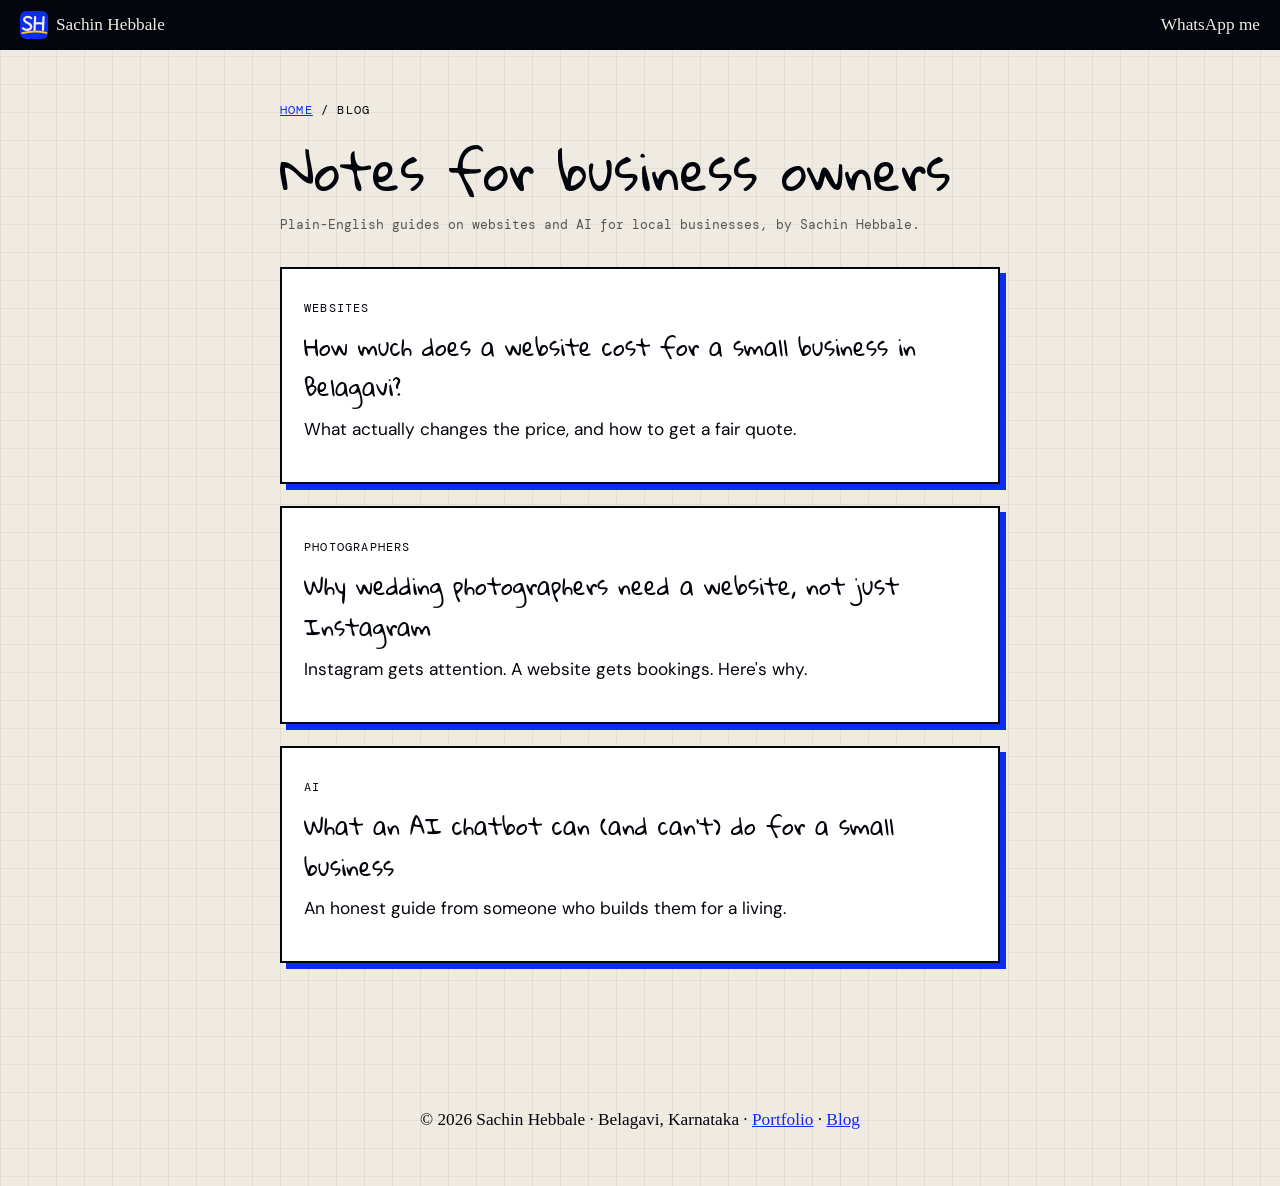
<file: blog/index.html>
<!doctype html>
<html lang="en-IN">
<head>
<meta charset="utf-8">
<meta name="viewport" content="width=device-width, initial-scale=1">
<title>Blog | Sachin Hebbale</title>
<meta name="description" content="Plain-English guides on websites and AI chatbots for local businesses in Belagavi, Hubballi and across Karnataka.">
<meta name="author" content="Sachin Hebbale">
<link rel="canonical" href="https://sachin-hebbale.netlify.app/blog/">
<meta property="og:type" content="article"><meta property="og:title" content="Blog"><meta property="og:description" content="Plain-English guides on websites and AI chatbots for local businesses in Belagavi, Hubballi and across Karnataka."><meta property="og:url" content="https://sachin-hebbale.netlify.app/blog/"><meta property="og:image" content="https://sachin-hebbale.netlify.app/og.jpg">
<meta name="twitter:card" content="summary_large_image">
<link rel="icon" type="image/svg+xml" href="../favicon.svg">
<link rel="preconnect" href="https://fonts.googleapis.com"><link rel="preconnect" href="https://fonts.gstatic.com" crossorigin><link href="https://fonts.googleapis.com/css2?family=DM+Mono&family=DM+Sans:wght@400;700&family=Gloria+Hallelujah&family=Schoolbell&display=swap" rel="stylesheet">
<link rel="stylesheet" href="blog.css">
<script type="application/ld+json">{"@context": "https://schema.org", "@type": "Blog", "name": "Sachin Hebbale — Blog", "url": "https://sachin-hebbale.netlify.app/blog/", "author": {"@type": "Person", "name": "Sachin Hebbale"}, "blogPost": [{"@type": "BlogPosting", "headline": "How much does a website cost for a small business in Belagavi?", "url": "https://sachin-hebbale.netlify.app/blog/website-cost-belagavi.html", "datePublished": "2026-11-18"}, {"@type": "BlogPosting", "headline": "Why wedding photographers need a website, not just Instagram", "url": "https://sachin-hebbale.netlify.app/blog/photographers-need-a-website.html", "datePublished": "2026-11-18"}, {"@type": "BlogPosting", "headline": "What an AI chatbot can (and can't) do for a small business", "url": "https://sachin-hebbale.netlify.app/blog/ai-chatbot-small-business.html", "datePublished": "2026-11-18"}]}</script>
</head>
<body>
<header class="top"><a href="../"><img src="../favicon.svg" alt="">Sachin Hebbale</a><a href="https://wa.me/919964912693?text=Hi%20Sachin%2C%20I%20read%20your%20blog%20and%20want%20a%20website" target="_blank" rel="noopener">WhatsApp me</a></header>
<main class="wrap">
<p class="crumb"><a href="../">Home</a> / Blog</p>
<h1>Notes for business owners</h1>
<p class="meta">Plain-English guides on websites and AI for local businesses, by Sachin Hebbale.</p>
<div class="list">
<a class="card" href="website-cost-belagavi.html"><span class="crumb">Websites</span><h2>How much does a website cost for a small business in Belagavi?</h2><p>What actually changes the price, and how to get a fair quote.</p></a>
<a class="card" href="photographers-need-a-website.html"><span class="crumb">Photographers</span><h2>Why wedding photographers need a website, not just Instagram</h2><p>Instagram gets attention. A website gets bookings. Here&#x27;s why.</p></a>
<a class="card" href="ai-chatbot-small-business.html"><span class="crumb">AI</span><h2>What an AI chatbot can (and can&#x27;t) do for a small business</h2><p>An honest guide from someone who builds them for a living.</p></a>
</div>
</main>
<footer>© 2026 Sachin Hebbale · Belagavi, Karnataka · <a href="../">Portfolio</a> · <a href="./">Blog</a></footer>
</body>
</html>
</file>
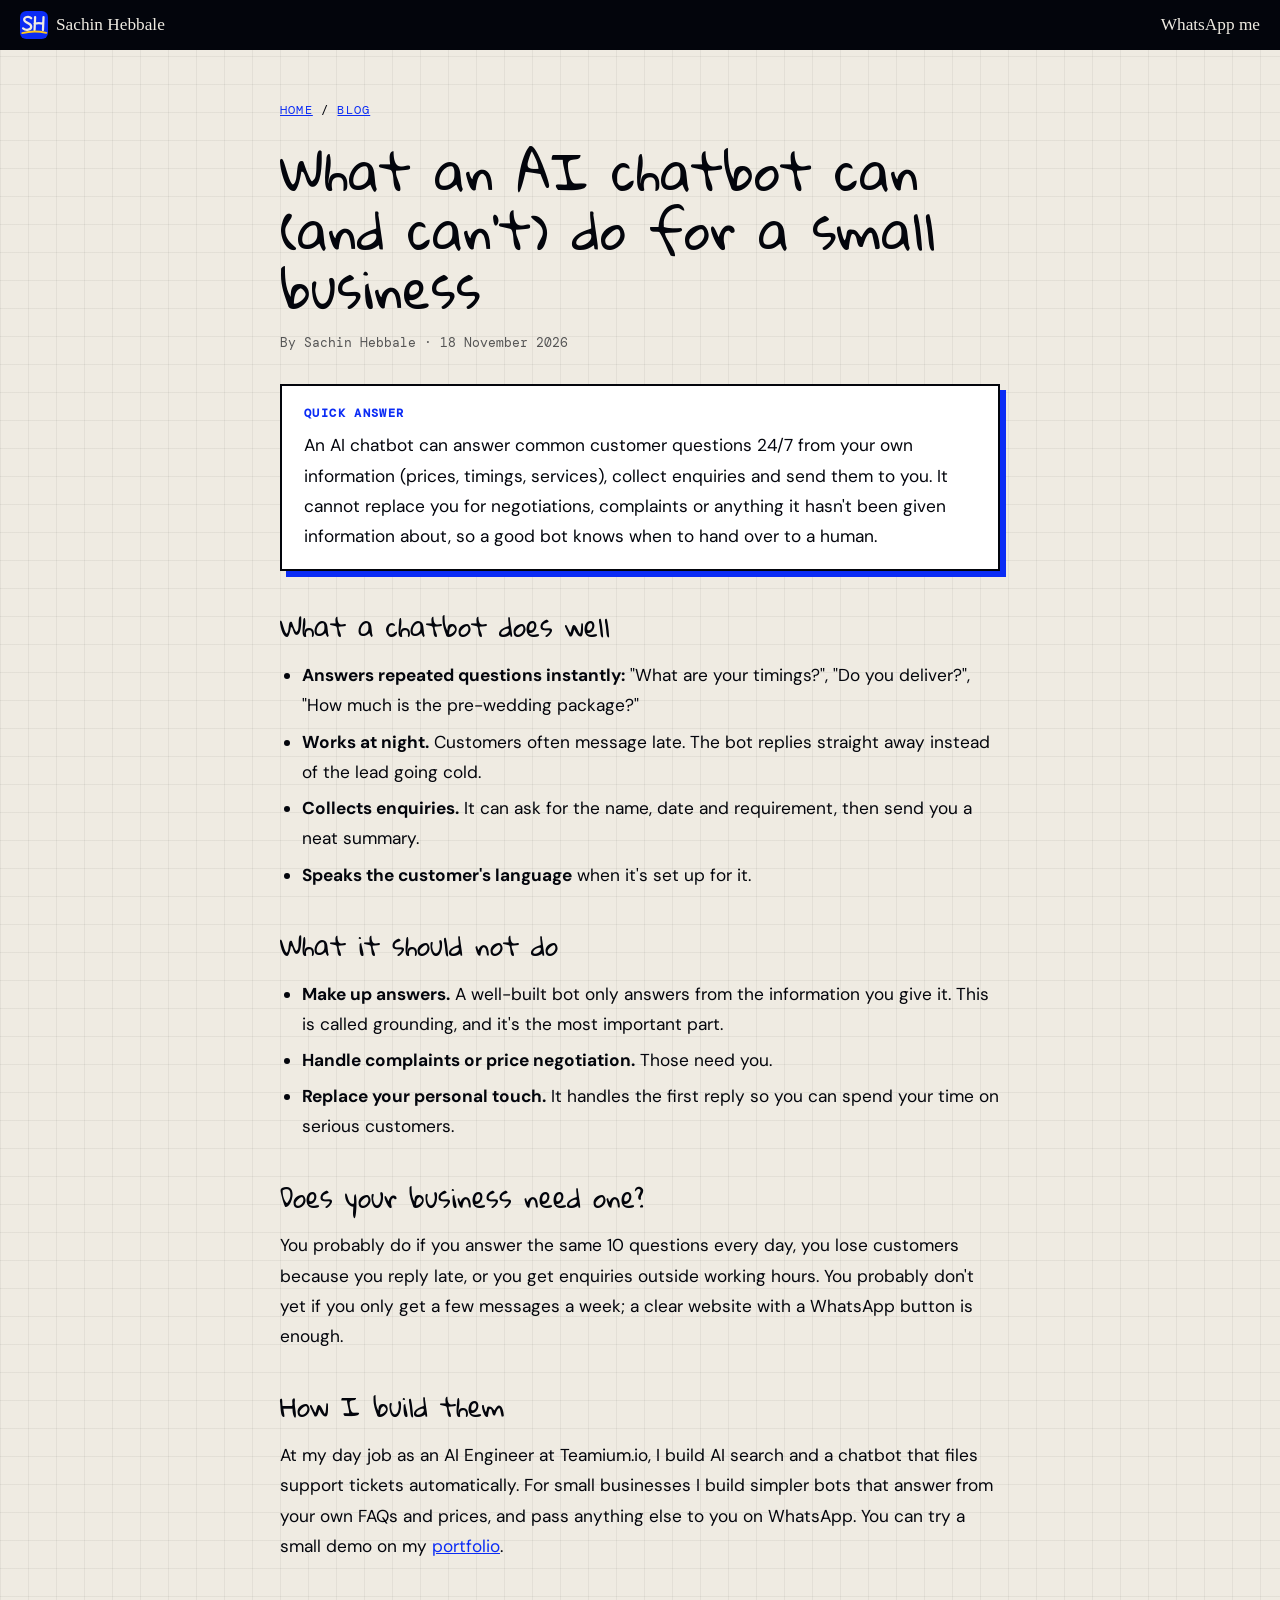
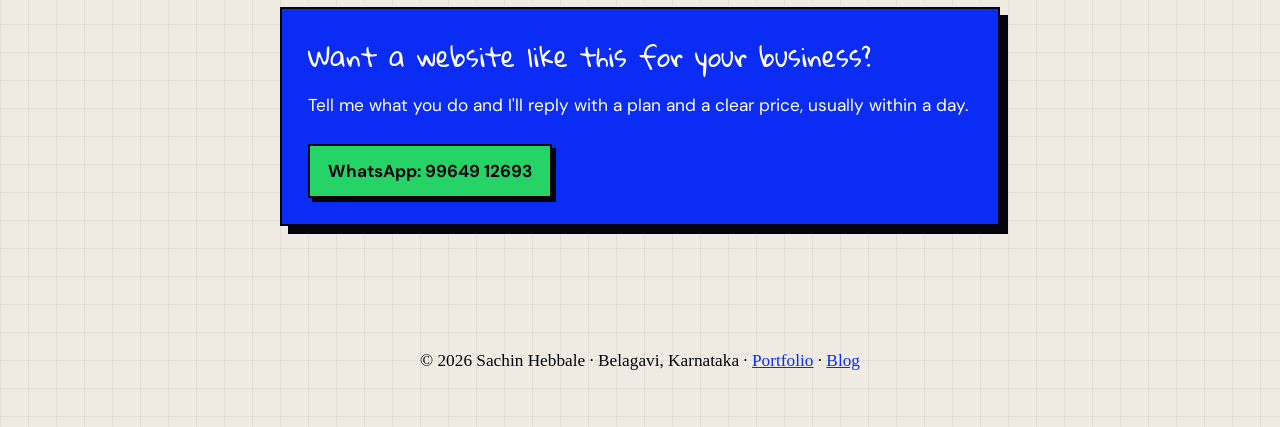
<file: blog/ai-chatbot-small-business.html>
<!doctype html>
<html lang="en-IN">
<head>
<meta charset="utf-8">
<meta name="viewport" content="width=device-width, initial-scale=1">
<title>What an AI chatbot can (and can&#x27;t) do for a small business | Sachin Hebbale</title>
<meta name="description" content="An honest guide to AI chatbots for small businesses in India: what they handle well, where they fail, and how to know if your business needs one.">
<meta name="author" content="Sachin Hebbale">
<link rel="canonical" href="https://sachin-hebbale.netlify.app/blog/ai-chatbot-small-business.html">
<meta property="og:type" content="article"><meta property="og:title" content="What an AI chatbot can (and can&#x27;t) do for a small business"><meta property="og:description" content="An honest guide to AI chatbots for small businesses in India: what they handle well, where they fail, and how to know if your business needs one."><meta property="og:url" content="https://sachin-hebbale.netlify.app/blog/ai-chatbot-small-business.html"><meta property="og:image" content="https://sachin-hebbale.netlify.app/og.jpg">
<meta name="twitter:card" content="summary_large_image">
<link rel="icon" type="image/svg+xml" href="../favicon.svg">
<link rel="preconnect" href="https://fonts.googleapis.com"><link rel="preconnect" href="https://fonts.gstatic.com" crossorigin><link href="https://fonts.googleapis.com/css2?family=DM+Mono&family=DM+Sans:wght@400;700&family=Gloria+Hallelujah&family=Schoolbell&display=swap" rel="stylesheet">
<link rel="stylesheet" href="blog.css">
<script type="application/ld+json">{"@context": "https://schema.org", "@graph": [{"@type": "BlogPosting", "headline": "What an AI chatbot can (and can't) do for a small business", "description": "An honest guide to AI chatbots for small businesses in India: what they handle well, where they fail, and how to know if your business needs one.", "datePublished": "2026-11-18", "dateModified": "2026-11-18", "author": {"@type": "Person", "name": "Sachin Hebbale", "url": "https://sachin-hebbale.netlify.app/"}, "publisher": {"@type": "Person", "name": "Sachin Hebbale", "url": "https://sachin-hebbale.netlify.app/"}, "image": "https://sachin-hebbale.netlify.app/og.jpg", "mainEntityOfPage": "https://sachin-hebbale.netlify.app/blog/ai-chatbot-small-business.html", "inLanguage": "en-IN"}, {"@type": "BreadcrumbList", "itemListElement": [{"@type": "ListItem", "position": 1, "name": "Home", "item": "https://sachin-hebbale.netlify.app/"}, {"@type": "ListItem", "position": 2, "name": "Blog", "item": "https://sachin-hebbale.netlify.app/blog/"}, {"@type": "ListItem", "position": 3, "name": "What an AI chatbot can (and can't) do for a small business", "item": "https://sachin-hebbale.netlify.app/blog/ai-chatbot-small-business.html"}]}, {"@type": "FAQPage", "mainEntity": [{"@type": "Question", "name": "Can an AI chatbot answer customer questions for a small business?", "acceptedAnswer": {"@type": "Answer", "text": "Yes. A chatbot built on your own FAQs, prices and timings can answer common questions 24/7 and collect enquiries, and should hand complaints and negotiations to a human."}}]}]}</script>
</head>
<body>
<header class="top"><a href="../"><img src="../favicon.svg" alt="">Sachin Hebbale</a><a href="https://wa.me/919964912693?text=Hi%20Sachin%2C%20I%20read%20your%20blog%20and%20want%20a%20website" target="_blank" rel="noopener">WhatsApp me</a></header>
<main class="wrap">
<p class="crumb"><a href="../">Home</a> / <a href="./">Blog</a></p>
<article>
<h1>What an AI chatbot can (and can&#x27;t) do for a small business</h1>
<p class="meta">By Sachin Hebbale · <time datetime="2026-11-18">18 November 2026</time></p>
<div class="answer"><b>Quick answer</b>An AI chatbot can answer common customer questions 24/7 from your own information (prices, timings, services), collect enquiries and send them to you. It cannot replace you for negotiations, complaints or anything it hasn't been given information about, so a good bot knows when to hand over to a human.</div>
<h2>What a chatbot does well</h2>
<ul>
<li><b>Answers repeated questions instantly:</b> "What are your timings?", "Do you deliver?", "How much is the pre-wedding package?"</li>
<li><b>Works at night.</b> Customers often message late. The bot replies straight away instead of the lead going cold.</li>
<li><b>Collects enquiries.</b> It can ask for the name, date and requirement, then send you a neat summary.</li>
<li><b>Speaks the customer's language</b> when it's set up for it.</li>
</ul>
<h2>What it should not do</h2>
<ul>
<li><b>Make up answers.</b> A well-built bot only answers from the information you give it. This is called grounding, and it's the most important part.</li>
<li><b>Handle complaints or price negotiation.</b> Those need you.</li>
<li><b>Replace your personal touch.</b> It handles the first reply so you can spend your time on serious customers.</li>
</ul>
<h2>Does your business need one?</h2>
<p>You probably do if you answer the same 10 questions every day, you lose customers because you reply late, or you get enquiries outside working hours. You probably don't yet if you only get a few messages a week; a clear website with a WhatsApp button is enough.</p>
<h2>How I build them</h2>
<p>At my day job as an AI Engineer at Teamium.io, I build AI search and a chatbot that files support tickets automatically. For small businesses I build simpler bots that answer from your own FAQs and prices, and pass anything else to you on WhatsApp. You can try a small demo on my <a href="../#ask">portfolio</a>.</p>
</article>
<div class="cta"><h2>Want a website like this for your business?</h2><p>Tell me what you do and I'll reply with a plan and a clear price, usually within a day.</p><a class="btn" href="https://wa.me/919964912693?text=Hi%20Sachin%2C%20I%20read%20your%20blog%20and%20want%20a%20website" target="_blank" rel="noopener">WhatsApp: 99649 12693</a></div>
</main>
<footer>© 2026 Sachin Hebbale · Belagavi, Karnataka · <a href="../">Portfolio</a> · <a href="./">Blog</a></footer>
</body>
</html>
</file>
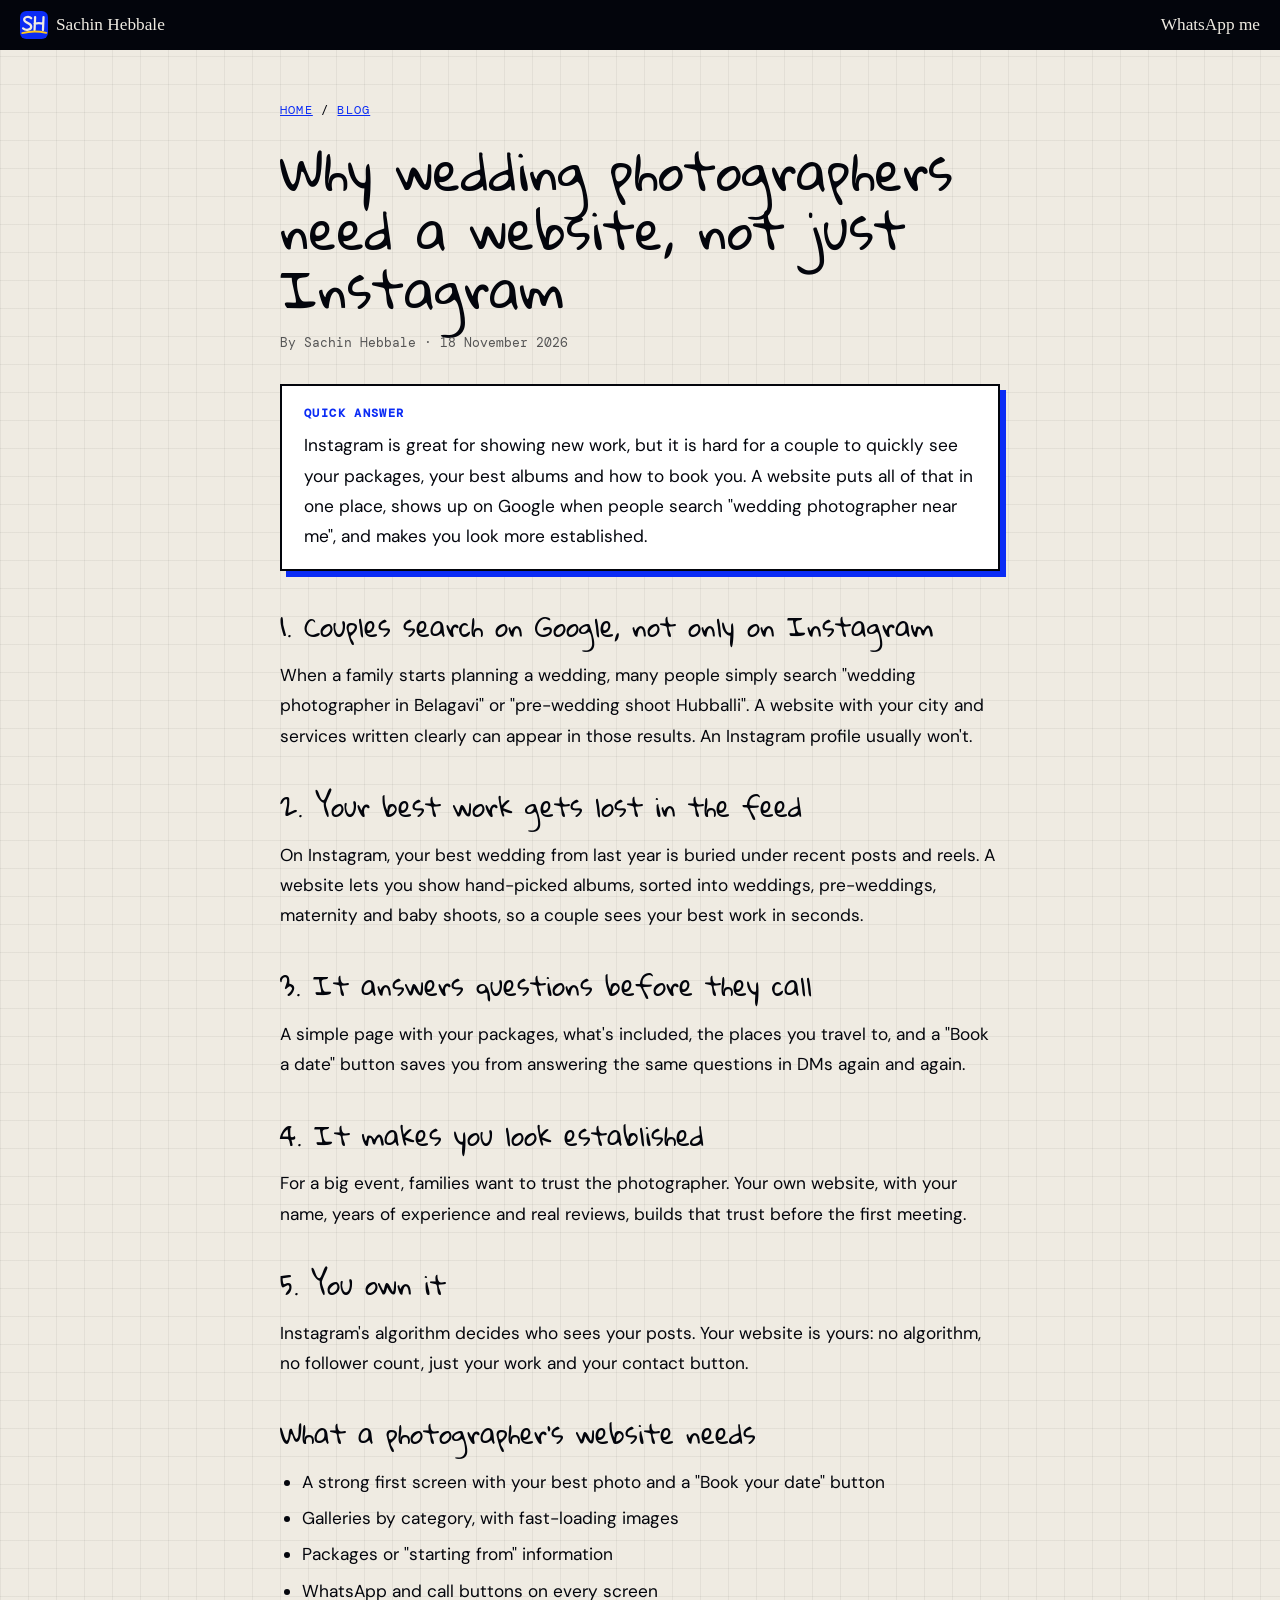
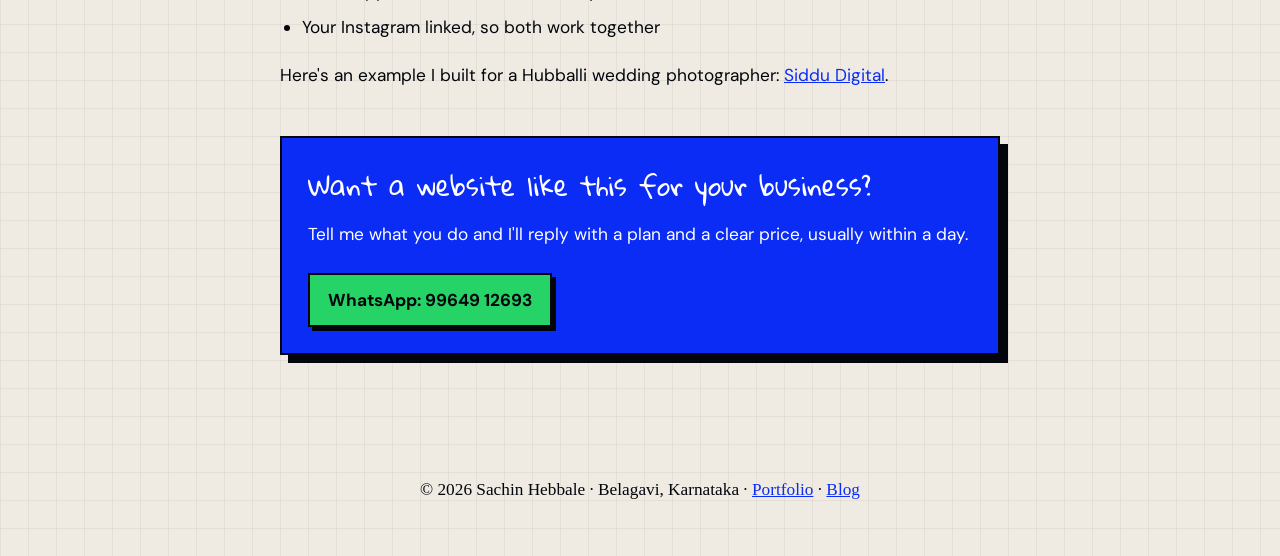
<file: blog/photographers-need-a-website.html>
<!doctype html>
<html lang="en-IN">
<head>
<meta charset="utf-8">
<meta name="viewport" content="width=device-width, initial-scale=1">
<title>Why wedding photographers need a website, not just Instagram | Sachin Hebbale</title>
<meta name="description" content="Instagram brings attention, but a website brings bookings. Why wedding and event photographers in Belagavi and Hubballi should have their own website.">
<meta name="author" content="Sachin Hebbale">
<link rel="canonical" href="https://sachin-hebbale.netlify.app/blog/photographers-need-a-website.html">
<meta property="og:type" content="article"><meta property="og:title" content="Why wedding photographers need a website, not just Instagram"><meta property="og:description" content="Instagram brings attention, but a website brings bookings. Why wedding and event photographers in Belagavi and Hubballi should have their own website."><meta property="og:url" content="https://sachin-hebbale.netlify.app/blog/photographers-need-a-website.html"><meta property="og:image" content="https://sachin-hebbale.netlify.app/og.jpg">
<meta name="twitter:card" content="summary_large_image">
<link rel="icon" type="image/svg+xml" href="../favicon.svg">
<link rel="preconnect" href="https://fonts.googleapis.com"><link rel="preconnect" href="https://fonts.gstatic.com" crossorigin><link href="https://fonts.googleapis.com/css2?family=DM+Mono&family=DM+Sans:wght@400;700&family=Gloria+Hallelujah&family=Schoolbell&display=swap" rel="stylesheet">
<link rel="stylesheet" href="blog.css">
<script type="application/ld+json">{"@context": "https://schema.org", "@graph": [{"@type": "BlogPosting", "headline": "Why wedding photographers need a website, not just Instagram", "description": "Instagram brings attention, but a website brings bookings. Why wedding and event photographers in Belagavi and Hubballi should have their own website.", "datePublished": "2026-11-18", "dateModified": "2026-11-18", "author": {"@type": "Person", "name": "Sachin Hebbale", "url": "https://sachin-hebbale.netlify.app/"}, "publisher": {"@type": "Person", "name": "Sachin Hebbale", "url": "https://sachin-hebbale.netlify.app/"}, "image": "https://sachin-hebbale.netlify.app/og.jpg", "mainEntityOfPage": "https://sachin-hebbale.netlify.app/blog/photographers-need-a-website.html", "inLanguage": "en-IN"}, {"@type": "BreadcrumbList", "itemListElement": [{"@type": "ListItem", "position": 1, "name": "Home", "item": "https://sachin-hebbale.netlify.app/"}, {"@type": "ListItem", "position": 2, "name": "Blog", "item": "https://sachin-hebbale.netlify.app/blog/"}, {"@type": "ListItem", "position": 3, "name": "Why wedding photographers need a website, not just Instagram", "item": "https://sachin-hebbale.netlify.app/blog/photographers-need-a-website.html"}]}]}</script>
</head>
<body>
<header class="top"><a href="../"><img src="../favicon.svg" alt="">Sachin Hebbale</a><a href="https://wa.me/919964912693?text=Hi%20Sachin%2C%20I%20read%20your%20blog%20and%20want%20a%20website" target="_blank" rel="noopener">WhatsApp me</a></header>
<main class="wrap">
<p class="crumb"><a href="../">Home</a> / <a href="./">Blog</a></p>
<article>
<h1>Why wedding photographers need a website, not just Instagram</h1>
<p class="meta">By Sachin Hebbale · <time datetime="2026-11-18">18 November 2026</time></p>
<div class="answer"><b>Quick answer</b>Instagram is great for showing new work, but it is hard for a couple to quickly see your packages, your best albums and how to book you. A website puts all of that in one place, shows up on Google when people search "wedding photographer near me", and makes you look more established.</div>
<h2>1. Couples search on Google, not only on Instagram</h2>
<p>When a family starts planning a wedding, many people simply search "wedding photographer in Belagavi" or "pre-wedding shoot Hubballi". A website with your city and services written clearly can appear in those results. An Instagram profile usually won't.</p>
<h2>2. Your best work gets lost in the feed</h2>
<p>On Instagram, your best wedding from last year is buried under recent posts and reels. A website lets you show hand-picked albums, sorted into weddings, pre-weddings, maternity and baby shoots, so a couple sees your best work in seconds.</p>
<h2>3. It answers questions before they call</h2>
<p>A simple page with your packages, what's included, the places you travel to, and a "Book a date" button saves you from answering the same questions in DMs again and again.</p>
<h2>4. It makes you look established</h2>
<p>For a big event, families want to trust the photographer. Your own website, with your name, years of experience and real reviews, builds that trust before the first meeting.</p>
<h2>5. You own it</h2>
<p>Instagram's algorithm decides who sees your posts. Your website is yours: no algorithm, no follower count, just your work and your contact button.</p>
<h2>What a photographer's website needs</h2>
<ul>
<li>A strong first screen with your best photo and a "Book your date" button</li>
<li>Galleries by category, with fast-loading images</li>
<li>Packages or "starting from" information</li>
<li>WhatsApp and call buttons on every screen</li>
<li>Your Instagram linked, so both work together</li>
</ul>
<p>Here's an example I built for a Hubballi wedding photographer: <a href="https://siddu-digital-demo.netlify.app/" target="_blank" rel="noopener">Siddu Digital</a>.</p>
</article>
<div class="cta"><h2>Want a website like this for your business?</h2><p>Tell me what you do and I'll reply with a plan and a clear price, usually within a day.</p><a class="btn" href="https://wa.me/919964912693?text=Hi%20Sachin%2C%20I%20read%20your%20blog%20and%20want%20a%20website" target="_blank" rel="noopener">WhatsApp: 99649 12693</a></div>
</main>
<footer>© 2026 Sachin Hebbale · Belagavi, Karnataka · <a href="../">Portfolio</a> · <a href="./">Blog</a></footer>
</body>
</html>
</file>
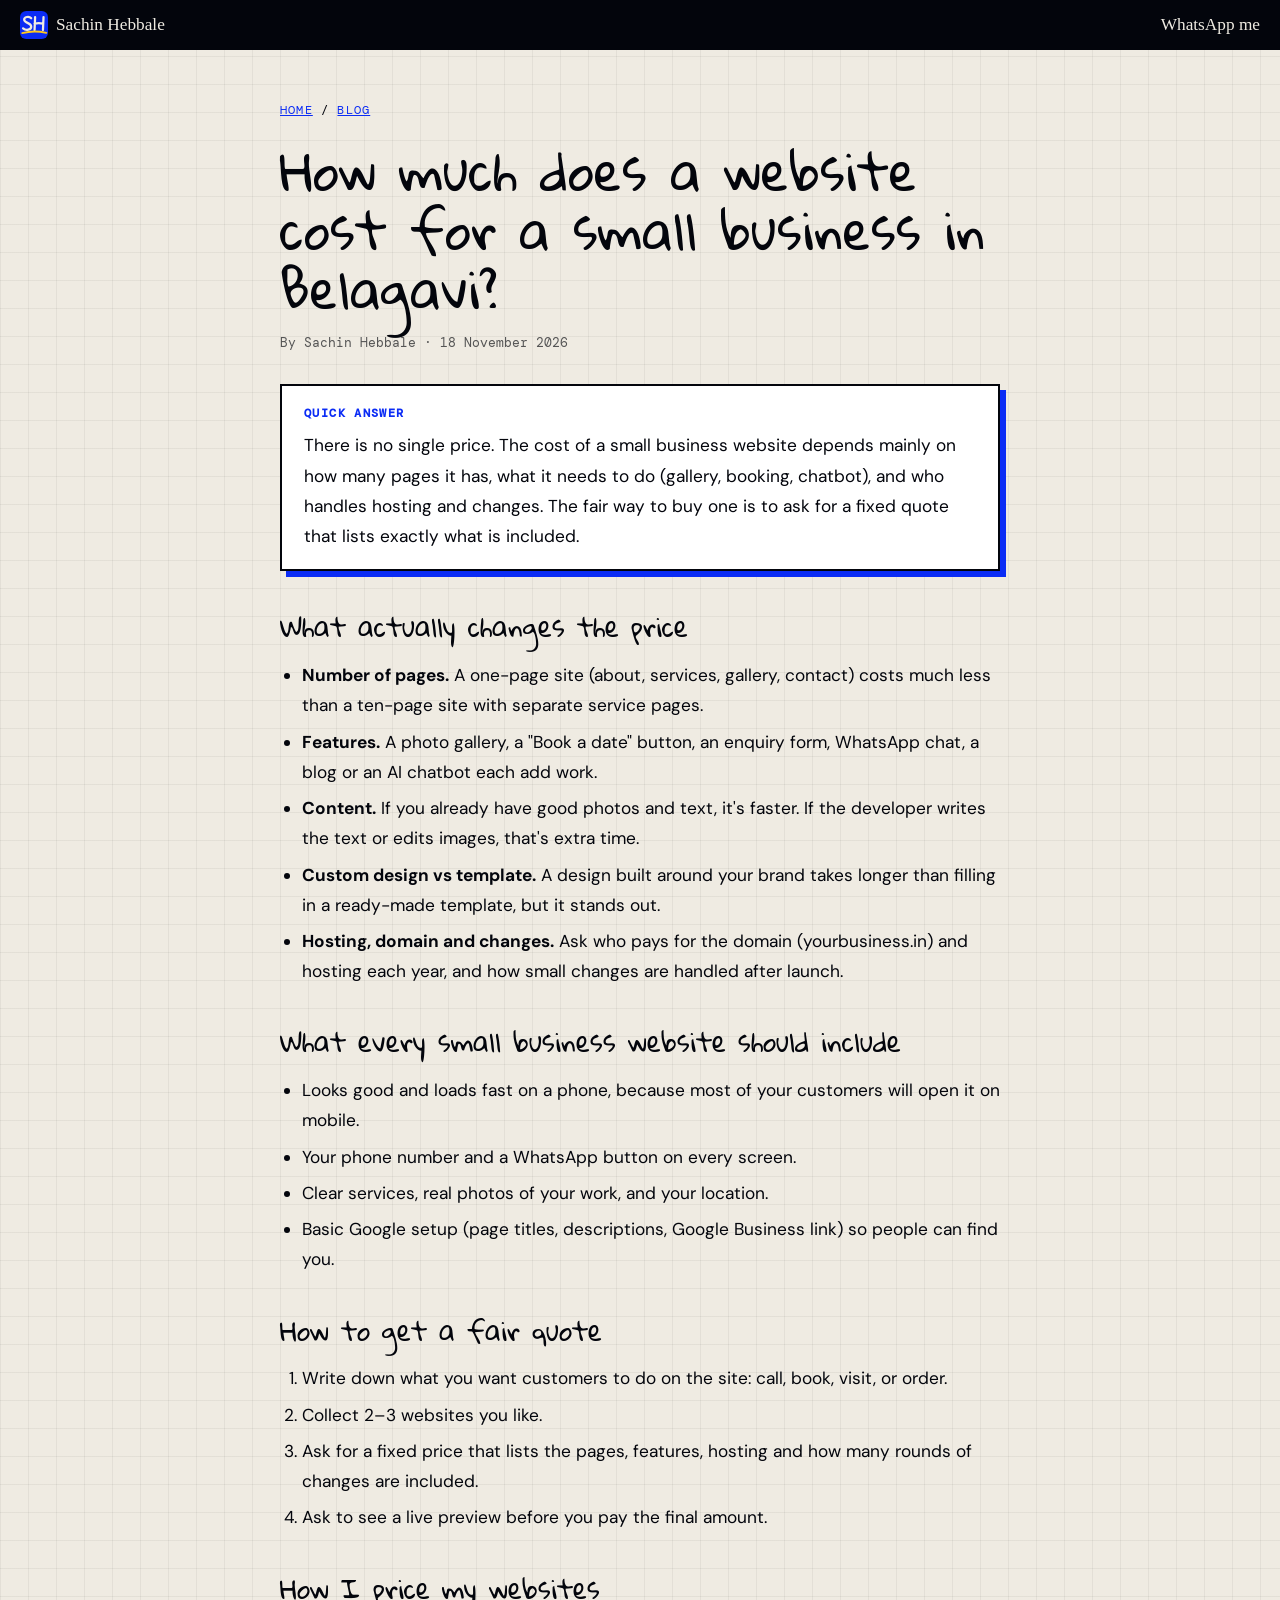
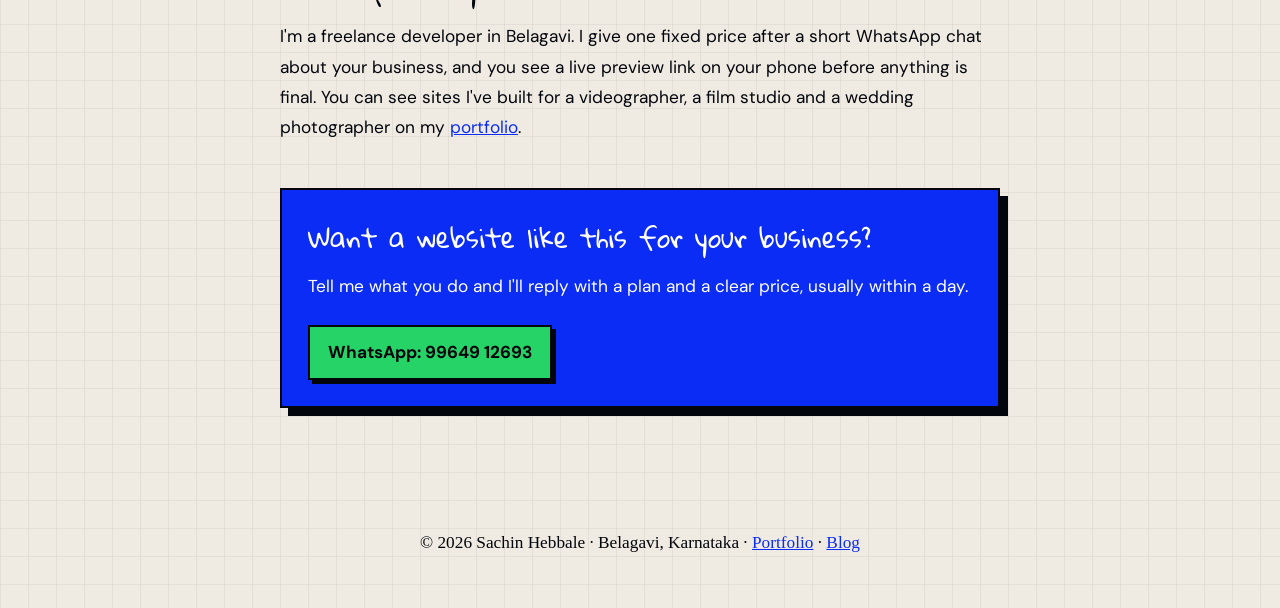
<file: blog/website-cost-belagavi.html>
<!doctype html>
<html lang="en-IN">
<head>
<meta charset="utf-8">
<meta name="viewport" content="width=device-width, initial-scale=1">
<title>How much does a website cost for a small business in Belagavi? | Sachin Hebbale</title>
<meta name="description" content="What really decides the price of a small business website in Belagavi and Hubballi, what you should get for your money, and how to get a fair, fixed quote.">
<meta name="author" content="Sachin Hebbale">
<link rel="canonical" href="https://sachin-hebbale.netlify.app/blog/website-cost-belagavi.html">
<meta property="og:type" content="article"><meta property="og:title" content="How much does a website cost for a small business in Belagavi?"><meta property="og:description" content="What really decides the price of a small business website in Belagavi and Hubballi, what you should get for your money, and how to get a fair, fixed quote."><meta property="og:url" content="https://sachin-hebbale.netlify.app/blog/website-cost-belagavi.html"><meta property="og:image" content="https://sachin-hebbale.netlify.app/og.jpg">
<meta name="twitter:card" content="summary_large_image">
<link rel="icon" type="image/svg+xml" href="../favicon.svg">
<link rel="preconnect" href="https://fonts.googleapis.com"><link rel="preconnect" href="https://fonts.gstatic.com" crossorigin><link href="https://fonts.googleapis.com/css2?family=DM+Mono&family=DM+Sans:wght@400;700&family=Gloria+Hallelujah&family=Schoolbell&display=swap" rel="stylesheet">
<link rel="stylesheet" href="blog.css">
<script type="application/ld+json">{"@context": "https://schema.org", "@graph": [{"@type": "BlogPosting", "headline": "How much does a website cost for a small business in Belagavi?", "description": "What really decides the price of a small business website in Belagavi and Hubballi, what you should get for your money, and how to get a fair, fixed quote.", "datePublished": "2026-11-18", "dateModified": "2026-11-18", "author": {"@type": "Person", "name": "Sachin Hebbale", "url": "https://sachin-hebbale.netlify.app/"}, "publisher": {"@type": "Person", "name": "Sachin Hebbale", "url": "https://sachin-hebbale.netlify.app/"}, "image": "https://sachin-hebbale.netlify.app/og.jpg", "mainEntityOfPage": "https://sachin-hebbale.netlify.app/blog/website-cost-belagavi.html", "inLanguage": "en-IN"}, {"@type": "BreadcrumbList", "itemListElement": [{"@type": "ListItem", "position": 1, "name": "Home", "item": "https://sachin-hebbale.netlify.app/"}, {"@type": "ListItem", "position": 2, "name": "Blog", "item": "https://sachin-hebbale.netlify.app/blog/"}, {"@type": "ListItem", "position": 3, "name": "How much does a website cost for a small business in Belagavi?", "item": "https://sachin-hebbale.netlify.app/blog/website-cost-belagavi.html"}]}, {"@type": "FAQPage", "mainEntity": [{"@type": "Question", "name": "How much does a website cost for a small business in Belagavi?", "acceptedAnswer": {"@type": "Answer", "text": "It depends on the number of pages, the features (gallery, booking, chatbot), who prepares the content, and hosting. Ask for a fixed quote that lists exactly what is included."}}]}]}</script>
</head>
<body>
<header class="top"><a href="../"><img src="../favicon.svg" alt="">Sachin Hebbale</a><a href="https://wa.me/919964912693?text=Hi%20Sachin%2C%20I%20read%20your%20blog%20and%20want%20a%20website" target="_blank" rel="noopener">WhatsApp me</a></header>
<main class="wrap">
<p class="crumb"><a href="../">Home</a> / <a href="./">Blog</a></p>
<article>
<h1>How much does a website cost for a small business in Belagavi?</h1>
<p class="meta">By Sachin Hebbale · <time datetime="2026-11-18">18 November 2026</time></p>
<div class="answer"><b>Quick answer</b>There is no single price. The cost of a small business website depends mainly on how many pages it has, what it needs to do (gallery, booking, chatbot), and who handles hosting and changes. The fair way to buy one is to ask for a fixed quote that lists exactly what is included.</div>
<h2>What actually changes the price</h2>
<ul>
<li><b>Number of pages.</b> A one-page site (about, services, gallery, contact) costs much less than a ten-page site with separate service pages.</li>
<li><b>Features.</b> A photo gallery, a "Book a date" button, an enquiry form, WhatsApp chat, a blog or an AI chatbot each add work.</li>
<li><b>Content.</b> If you already have good photos and text, it's faster. If the developer writes the text or edits images, that's extra time.</li>
<li><b>Custom design vs template.</b> A design built around your brand takes longer than filling in a ready-made template, but it stands out.</li>
<li><b>Hosting, domain and changes.</b> Ask who pays for the domain (yourbusiness.in) and hosting each year, and how small changes are handled after launch.</li>
</ul>
<h2>What every small business website should include</h2>
<ul>
<li>Looks good and loads fast on a phone, because most of your customers will open it on mobile.</li>
<li>Your phone number and a WhatsApp button on every screen.</li>
<li>Clear services, real photos of your work, and your location.</li>
<li>Basic Google setup (page titles, descriptions, Google Business link) so people can find you.</li>
</ul>
<h2>How to get a fair quote</h2>
<ol>
<li>Write down what you want customers to do on the site: call, book, visit, or order.</li>
<li>Collect 2–3 websites you like.</li>
<li>Ask for a fixed price that lists the pages, features, hosting and how many rounds of changes are included.</li>
<li>Ask to see a live preview before you pay the final amount.</li>
</ol>
<h2>How I price my websites</h2>
<p>I'm a freelance developer in Belagavi. I give one fixed price after a short WhatsApp chat about your business, and you see a live preview link on your phone before anything is final. You can see sites I've built for a videographer, a film studio and a wedding photographer on my <a href="../#work">portfolio</a>.</p>
</article>
<div class="cta"><h2>Want a website like this for your business?</h2><p>Tell me what you do and I'll reply with a plan and a clear price, usually within a day.</p><a class="btn" href="https://wa.me/919964912693?text=Hi%20Sachin%2C%20I%20read%20your%20blog%20and%20want%20a%20website" target="_blank" rel="noopener">WhatsApp: 99649 12693</a></div>
</main>
<footer>© 2026 Sachin Hebbale · Belagavi, Karnataka · <a href="../">Portfolio</a> · <a href="./">Blog</a></footer>
</body>
</html>
</file>
<file: blog/blog.css>
:root { --blue: #0b2cf5; --ink: #03050c; --cream: #efebe2; --yellow: #ffc81e; --green: #25d366; }
* { box-sizing: border-box; margin: 0; padding: 0; }
body { background-color: var(--cream); color: var(--ink); font-family: "DM Sans", system-ui, sans-serif; line-height: 1.75; font-size: 1.08rem;
  background-image: linear-gradient(rgba(3,5,12,.05) 1px, transparent 1px), linear-gradient(90deg, rgba(3,5,12,.05) 1px, transparent 1px); background-size: 28px 28px; }
a { color: var(--blue); }
.top { background: var(--ink); color: var(--cream); display: flex; justify-content: space-between; align-items: center; padding: 10px 20px; font-family: "Schoolbell", cursive; }
.top a { color: var(--cream); text-decoration: none; display: flex; align-items: center; gap: 8px; }
.top img { width: 28px; height: 28px; }
.wrap { max-width: 760px; margin: 0 auto; padding: 50px 20px 90px; }
.crumb { font-family: "DM Mono", monospace; font-size: .75rem; letter-spacing: .1em; text-transform: uppercase; margin-bottom: 20px; }
h1 { font-family: "Gloria Hallelujah", cursive; font-weight: 400; font-size: clamp(2rem, 6vw, 3.2rem); line-height: 1.15; margin-bottom: 14px; }
.meta { font-family: "DM Mono", monospace; font-size: .8rem; color: #555; margin-bottom: 30px; }
.answer { background: #fff; border: 2px solid var(--ink); box-shadow: 6px 6px 0 var(--blue); padding: 18px 22px; margin-bottom: 34px; }
.answer b { font-family: "DM Mono", monospace; font-size: .72rem; letter-spacing: .12em; text-transform: uppercase; color: var(--blue); display: block; margin-bottom: 6px; }
h2 { font-family: "Gloria Hallelujah", cursive; font-weight: 400; font-size: 1.6rem; margin: 34px 0 10px; }
p { margin-bottom: 16px; }
ul, ol { margin: 0 0 18px 22px; }
li { margin-bottom: 6px; }
.cta { margin-top: 46px; background: var(--blue); color: #fff; padding: 26px; border: 2px solid var(--ink); box-shadow: 8px 8px 0 var(--ink); }
.cta h2 { margin-top: 0; }
.cta a.btn { display: inline-block; margin-top: 8px; background: var(--green); color: var(--ink); text-decoration: none; font-weight: 700; padding: 10px 18px; border: 2px solid var(--ink); box-shadow: 4px 4px 0 var(--ink); }
.list a.card { display: block; background: #fff; border: 2px solid var(--ink); box-shadow: 6px 6px 0 var(--blue); padding: 22px; margin-bottom: 22px; color: var(--ink); text-decoration: none; transition: transform .2s; }
.list a.card:hover { transform: translateY(-4px); }
.list h2 { margin: 6px 0; font-size: 1.45rem; }
footer { text-align: center; padding: 30px 20px 50px; font-family: "Schoolbell", cursive; }
</file>
